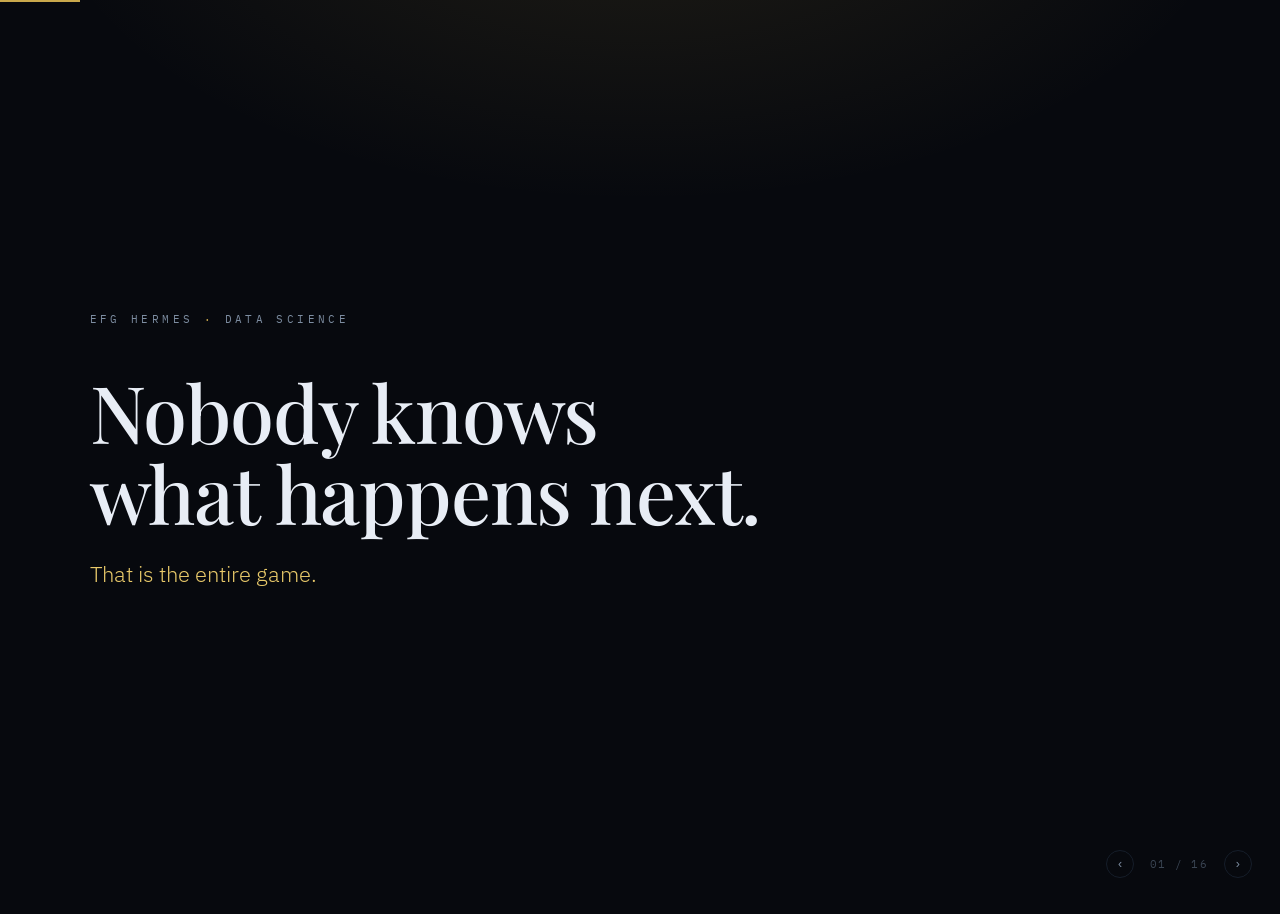
<file: slides/Nobody knows what happens next.html>
<!DOCTYPE html><html lang="en"><head><meta charset="utf-8">
<meta name="viewport" content="width=device-width,initial-scale=1"><title>The Market</title>
<link rel="preconnect" href="https://fonts.googleapis.com"><link rel="preconnect" href="https://fonts.gstatic.com" crossorigin>
<link href="https://fonts.googleapis.com/css2?family=Playfair+Display:wght@400;500;600&family=IBM+Plex+Mono:wght@400;500&family=IBM+Plex+Sans:wght@300;400;500&display=swap" rel="stylesheet">
<style>
.phone{border:1px solid var(--line);border-radius:26px;overflow:hidden;
box-shadow:0 30px 60px -20px rgba(0,0,0,.6);width:210px}
.phone img{width:100%;display:block}
.browser{border:1px solid var(--line);border-radius:8px;overflow:hidden;
box-shadow:0 30px 60px -20px rgba(0,0,0,.6)}
.browser .bar{background:#0D121B;padding:8px 12px;display:flex;gap:6px;align-items:center;border-bottom:1px solid var(--line)}
.browser .bar span{width:9px;height:9px;border-radius:50%;background:#2A3441}
.browser img{width:100%;display:block}
.previewrow{display:grid;grid-template-columns:.62fr 1.38fr;gap:3.4vw;flex:1;align-items:center}
.previewrow .cap{margin-top:2vh;font-size:.85rem;color:var(--dim);line-height:1.5;max-width:32ch}
.previewrow .lbl{font-family:'IBM Plex Mono',monospace;font-size:.6rem;letter-spacing:.22em;
text-transform:uppercase;color:var(--gold);margin-bottom:1vh;display:block}

:root{--bg:#07090E;--gold:#C9A84C;--gold-lt:#E8C96A;--teal:#2DD4BF;--rose:#E8836F;
--text:#E8EDF5;--dim:#7D8DA1;--faint:#3A4553;--line:#161E2A;--card:#0D121B}
*{margin:0;padding:0;box-sizing:border-box}
html,body{height:100%;overflow:hidden;background:var(--bg)}
body{font-family:'IBM Plex Sans',system-ui,sans-serif;color:var(--text);-webkit-font-smoothing:antialiased}
.deck{position:relative;width:100vw;height:100vh}
.slide{position:absolute;inset:0;padding:7vh 7vw;display:flex;flex-direction:column;
opacity:0;pointer-events:none;transform:translateY(14px);
transition:opacity .5s cubic-bezier(.22,.61,.36,1),transform .5s cubic-bezier(.22,.61,.36,1)}
.slide.on{opacity:1;pointer-events:auto;transform:none}
.glow{position:absolute;inset:0;pointer-events:none;z-index:0}
.g-gold{background:radial-gradient(ellipse 70% 55% at 50% -15%,rgba(201,168,76,.13),transparent 68%)}
.g-goldl{background:radial-gradient(ellipse 55% 65% at 8% 30%,rgba(201,168,76,.10),transparent 62%)}
.g-teal{background:radial-gradient(ellipse 55% 60% at 94% 42%,rgba(45,212,191,.10),transparent 60%)}
.g-teall{background:radial-gradient(ellipse 55% 60% at 6% 40%,rgba(45,212,191,.09),transparent 60%)}
.g-rose{background:radial-gradient(ellipse 52% 60% at 92% 62%,rgba(232,131,111,.10),transparent 62%)}
.slide>*:not(.glow){position:relative;z-index:1}
.kicker{font-family:'IBM Plex Mono',monospace;font-size:.66rem;letter-spacing:.32em;
text-transform:uppercase;color:var(--dim)}
.kicker .ac{color:var(--gold)} .kicker.t .ac{color:var(--teal)} .kicker.r .ac{color:var(--rose)}
h1{font-family:'Playfair Display',Georgia,serif;font-weight:500;line-height:1.02;
letter-spacing:-.015em;font-size:clamp(2.5rem,6.2vw,6rem)}
h2{font-family:'Playfair Display',Georgia,serif;font-weight:500;line-height:1.09;
letter-spacing:-.01em;font-size:clamp(1.8rem,3.7vw,3.3rem)}
h3{font-family:'Playfair Display',Georgia,serif;font-weight:500;line-height:1.15;
font-size:clamp(1.1rem,1.7vw,1.45rem)}
.lede{font-weight:300;color:var(--dim);font-size:clamp(.98rem,1.4vw,1.3rem);
line-height:1.68;max-width:48ch}
.mono{font-family:'IBM Plex Mono',monospace}
.stat{font-family:'Playfair Display',Georgia,serif;font-weight:600;line-height:.88;
letter-spacing:-.03em;font-size:clamp(4.5rem,13vw,12rem)}
.stat.gold{color:var(--gold)} .stat.rose{color:var(--rose)} .stat.teal{color:var(--teal)}
.chart{width:100%;height:auto;display:block}
.center{justify-content:center}
.split{display:grid;grid-template-columns:1fr 1fr;gap:6vw;align-items:center;flex:1}
.split.wide-l{grid-template-columns:1.2fr .8fr}
.split.wide-r{grid-template-columns:.85fr 1.15fr}
.head{margin-bottom:4vh}
.head h2{margin-top:2.2vh;max-width:22ch}
.foot{margin-top:auto;padding-top:3.5vh;font-size:clamp(.98rem,1.45vw,1.35rem);
font-weight:300;color:var(--dim)}
.foot b{font-weight:500;color:var(--text)}
.axis{display:flex;justify-content:space-between;margin-top:1.2vh;
font-family:'IBM Plex Mono',monospace;font-size:.6rem;letter-spacing:.16em;color:var(--faint)}
.row3{display:grid;grid-template-columns:repeat(3,1fr);gap:3vw}
.row3 .cap{margin-top:2.2vh;font-size:clamp(.86rem,1.1vw,1.02rem);line-height:1.55}
.row3 .tag{font-family:'IBM Plex Mono',monospace;font-size:.58rem;letter-spacing:.24em;
text-transform:uppercase;color:var(--faint);margin-top:1vh;display:block}
.quad{display:grid;grid-template-columns:1fr 1fr;gap:1.8vh 3vw;flex:1;align-content:center}
.quad .chart{max-height:25vh}
.qslide .foot{padding-top:1.8vh}
.quad .q{position:relative}
.quad .q .lbl{font-family:'IBM Plex Mono',monospace;font-size:.62rem;letter-spacing:.2em;
color:var(--faint);margin-bottom:.8vh;display:block}
.quad .q.hit{outline:1px solid var(--teal);outline-offset:14px;border-radius:2px}
.quad .q.hit .lbl{color:var(--teal)}
.steps{display:flex;flex-direction:column}
.steps .s{padding:2.4vh 0;border-top:1px solid var(--line);display:grid;
grid-template-columns:2.4rem 1fr;gap:1.3rem;align-items:baseline}
.steps .s:last-child{border-bottom:1px solid var(--line)}
.steps .n{font-family:'IBM Plex Mono',monospace;font-size:.7rem;color:var(--gold);letter-spacing:.1em}
.steps .t{font-size:clamp(.9rem,1.12vw,1.05rem);line-height:1.55}
.steps .t em{font-style:normal;color:var(--dim)}
.grid6{display:grid;grid-template-columns:repeat(3,1fr);gap:1.6vw 1.8vw;flex:1;align-content:center}
.grid6 .c{background:var(--card);border:1px solid var(--line);border-radius:3px;padding:2.6vh 1.6vw}
.grid6 .c h3{color:var(--text)}
.grid6 .c p{margin-top:1.2vh;font-size:.84rem;line-height:1.5;color:var(--dim);font-weight:300}
.absent{display:grid;grid-template-columns:repeat(2,1fr);gap:1.4vh 3vw;flex:1;align-content:center}
.absent .a{display:grid;grid-template-columns:1.6rem 1fr;gap:1rem;align-items:baseline;
padding:1.6vh 0;border-bottom:1px solid var(--line)}
.absent .x{font-family:'IBM Plex Mono',monospace;color:var(--faint);font-size:.9rem}
.absent .t{font-size:clamp(.92rem,1.15vw,1.08rem);color:var(--text)}
pre{font-family:'IBM Plex Mono',monospace;font-size:clamp(.82rem,1.15vw,1.05rem);
line-height:2.0;color:var(--text);background:var(--card);border:1px solid var(--line);
border-radius:3px;padding:3vh 2vw}
pre .k{color:var(--teal)} pre .f{color:var(--gold)} pre .c{color:var(--faint)}
.deal{display:grid;grid-template-columns:1fr auto 1fr auto 1fr;gap:1.6vw;align-items:center;flex:1}
.deal .d{text-align:center}
.deal .d .n{font-family:'IBM Plex Mono',monospace;font-size:clamp(.95rem,1.3vw,1.2rem);
letter-spacing:.22em;color:var(--gold);margin-bottom:2.2vh;display:block}
.deal .d h3{font-size:clamp(1.15rem,1.9vw,1.7rem)}
.deal .d p{margin-top:1.4vh;font-size:.86rem;color:var(--dim);font-weight:300;line-height:1.55}
.deal .arw{color:var(--faint);font-size:1.3rem}
.gives{display:flex;flex-direction:column;gap:0}
.gives .g{padding:2.6vh 0;border-top:1px solid var(--line);display:grid;
grid-template-columns:1.8rem 1fr;gap:1.2rem;align-items:baseline}
.gives .g:last-child{border-bottom:1px solid var(--line)}
.gives .dot{color:var(--gold);font-size:.6rem}
.gives .t{font-size:clamp(.94rem,1.2vw,1.12rem);line-height:1.5}
.gives .t em{font-style:normal;color:var(--dim);display:block;margin-top:.5vh;font-size:.88em}
.pillars{display:flex;gap:1.4vw;justify-content:center;margin-top:5vh}
.pillars .p{border:1px solid var(--line);border-radius:3px;padding:2.2vh 2.4vw;text-align:center}
.pillars .p .v{font-family:'Playfair Display',serif;font-size:clamp(1.4rem,2.4vw,2.1rem);color:var(--gold)}
.pillars .p .l{font-family:'IBM Plex Mono',monospace;font-size:.6rem;letter-spacing:.2em;
color:var(--faint);margin-top:1vh;text-transform:uppercase}
.nav{position:fixed;right:2.2vw;bottom:2.4vh;z-index:20;display:flex;align-items:center;gap:1rem;
font-family:'IBM Plex Mono',monospace;font-size:.66rem;color:var(--faint);letter-spacing:.12em}
.nav button{background:none;border:1px solid var(--line);color:var(--dim);width:28px;height:28px;
border-radius:50%;cursor:pointer;font-size:.78rem;transition:border-color .2s,color .2s}
.nav button:hover{border-color:var(--gold);color:var(--gold)}
.prog{position:fixed;left:0;top:0;height:2px;background:var(--gold);z-index:30;transition:width .4s ease}
.reveal{margin-top:1.6vh;background:none;border:1px solid var(--teal);color:var(--teal);
font-family:'IBM Plex Mono',monospace;font-size:.62rem;letter-spacing:.2em;text-transform:uppercase;
padding:.9vh 1.4vw;border-radius:2px;cursor:pointer;transition:background .2s}
.reveal:hover{background:rgba(45,212,191,.09)}
@media(max-width:900px){.split{grid-template-columns:1fr;gap:3vh}.row3{grid-template-columns:1fr}
.grid6{grid-template-columns:1fr 1fr}.deal{grid-template-columns:1fr}.deal .arw{display:none}}
</style></head><body>
<div class="prog" id="prog"></div><div class="deck"><section class="slide center"><div class="glow g-gold"></div>
<div class="kicker">EFG Hermes <span class="ac">·</span> Data Science</div>
<h1 style="margin-top:5vh">Nobody knows<br>what happens next.</h1>
<div style="margin-top:3vh;font-size:clamp(1.05rem,1.75vw,1.6rem);color:var(--gold-lt);font-weight:300">That is the entire game.</div></section>
<section class="slide center"><div class="glow g-teall"></div>
<div class="kicker t">The reframe <span class="ac">·</span> 02</div>
<h1 style="margin-top:4vh;font-size:clamp(2.1rem,4.8vw,4.6rem);max-width:20ch">The only dataset where the data fights back.</h1>
<p class="lede" style="margin-top:4vh;max-width:60ch">Every problem you have solved at university had a fixed dataset and an answer key. This one moves when you touch it. Solve it today and your solution starts decaying tomorrow, because everyone else is solving it too.</p></section>
<section class="slide"><div class="glow g-teal"></div>
<div class="head"><div class="kicker t">One screen <span class="ac">·</span> Three minds</div>
<h2>Put this in front of three people and you get three different problems.</h2></div>
<div class="row3">
<div><div><svg class="chart" viewBox="0 0 400 160" fill="none" xmlns="http://www.w3.org/2000/svg"><path d="M0.0,120.6 L3.4,115.8 L6.7,122.4 L10.1,122.0 L13.4,119.5 L16.8,121.7 L20.2,128.0 L23.5,125.1 L26.9,128.7 L30.3,125.5 L33.6,135.9 L37.0,150.0 L40.3,142.8 L43.7,144.3 L47.1,142.7 L50.4,138.6 L53.8,133.2 L57.1,133.6 L60.5,132.1 L63.9,134.7 L67.2,135.2 L70.6,137.0 L73.9,135.3 L77.3,134.4 L80.7,132.8 L84.0,129.2 L87.4,128.9 L90.8,129.5 L94.1,132.5 L97.5,132.3 L100.8,132.7 L104.2,131.7 L107.6,134.8 L110.9,136.4 L114.3,134.5 L117.6,134.3 L121.0,129.6 L124.4,131.9 L127.7,131.9 L131.1,128.9 L134.5,129.8 L137.8,122.6 L141.2,122.8 L144.5,124.0 L147.9,112.3 L151.3,113.1 L154.6,110.2 L158.0,107.8 L161.3,118.9 L164.7,124.8 L168.1,130.9 L171.4,130.6 L174.8,121.7 L178.2,120.2 L181.5,119.6 L184.9,126.7 L188.2,123.3 L191.6,117.2 L195.0,109.7 L198.3,101.6 L201.7,99.4 L205.0,98.3 L208.4,91.4 L211.8,99.2 L215.1,99.8 L218.5,98.1 L221.8,97.5 L225.2,91.0 L228.6,94.8 L231.9,91.1 L235.3,90.8 L238.7,91.0 L242.0,95.4 L245.4,92.1 L248.7,80.5 L252.1,74.5 L255.5,83.1 L258.8,85.8 L262.2,78.4 L265.5,70.6 L268.9,68.7 L272.3,75.1 L275.6,83.1 L279.0,99.0 L282.4,82.1 L285.7,69.3 L289.1,61.3 L292.4,72.1 L295.8,51.5 L299.2,46.6 L302.5,61.9 L305.9,58.9 L309.2,62.0 L312.6,62.1 L316.0,65.8 L319.3,66.6 L322.7,61.0 L326.1,36.8 L329.4,26.8 L332.8,27.1 L336.1,27.7 L339.5,15.0 L342.9,26.8 L346.2,43.6 L349.6,49.5 L352.9,39.2 L356.3,42.6 L359.7,33.9 L363.0,20.7 L366.4,29.5 L369.7,36.4 L373.1,42.9 L376.5,46.8 L379.8,18.8 L383.2,30.5 L386.6,40.4 L389.9,34.7 L393.3,27.8 L396.6,34.6 L400.0,37.7" stroke="#2DD4BF" stroke-width="1.4"/></svg></div><div class="cap">A time series with structure in it, and a lot of noise on top.</div><span class="tag">Signal, extraction</span></div>
<div><div><svg class="chart" viewBox="0 0 400 160" fill="none" xmlns="http://www.w3.org/2000/svg"><path d="M0.0,120.6 L3.4,115.8 L6.7,122.4 L10.1,122.0 L13.4,119.5 L16.8,121.7 L20.2,128.0 L23.5,125.1 L26.9,128.7 L30.3,125.5 L33.6,135.9 L37.0,150.0 L40.3,142.8 L43.7,144.3 L47.1,142.7 L50.4,138.6 L53.8,133.2 L57.1,133.6 L60.5,132.1 L63.9,134.7 L67.2,135.2 L70.6,137.0 L73.9,135.3 L77.3,134.4 L80.7,132.8 L84.0,129.2 L87.4,128.9 L90.8,129.5 L94.1,132.5 L97.5,132.3 L100.8,132.7 L104.2,131.7 L107.6,134.8 L110.9,136.4 L114.3,134.5 L117.6,134.3 L121.0,129.6 L124.4,131.9 L127.7,131.9 L131.1,128.9 L134.5,129.8 L137.8,122.6 L141.2,122.8 L144.5,124.0 L147.9,112.3 L151.3,113.1 L154.6,110.2 L158.0,107.8 L161.3,118.9 L164.7,124.8 L168.1,130.9 L171.4,130.6 L174.8,121.7 L178.2,120.2 L181.5,119.6 L184.9,126.7 L188.2,123.3 L191.6,117.2 L195.0,109.7 L198.3,101.6 L201.7,99.4 L205.0,98.3 L208.4,91.4 L211.8,99.2 L215.1,99.8 L218.5,98.1 L221.8,97.5 L225.2,91.0 L228.6,94.8 L231.9,91.1 L235.3,90.8 L238.7,91.0 L242.0,95.4 L245.4,92.1 L248.7,80.5 L252.1,74.5 L255.5,83.1 L258.8,85.8 L262.2,78.4 L265.5,70.6 L268.9,68.7 L272.3,75.1 L275.6,83.1 L279.0,99.0 L282.4,82.1 L285.7,69.3 L289.1,61.3 L292.4,72.1 L295.8,51.5 L299.2,46.6 L302.5,61.9 L305.9,58.9 L309.2,62.0 L312.6,62.1 L316.0,65.8 L319.3,66.6 L322.7,61.0 L326.1,36.8 L329.4,26.8 L332.8,27.1 L336.1,27.7 L339.5,15.0 L342.9,26.8 L346.2,43.6 L349.6,49.5 L352.9,39.2 L356.3,42.6 L359.7,33.9 L363.0,20.7 L366.4,29.5 L369.7,36.4 L373.1,42.9 L376.5,46.8 L379.8,18.8 L383.2,30.5 L386.6,40.4 L389.9,34.7 L393.3,27.8 L396.6,34.6 L400.0,37.7" stroke="#C9A84C" stroke-width="1.4"/></svg></div><div class="cap">A business that got bigger slowly, while people argued about it daily.</div><span class="tag">Value, patience</span></div>
<div><div><svg class="chart" viewBox="0 0 400 160" fill="none" xmlns="http://www.w3.org/2000/svg"><path d="M0.0,120.6 L3.4,115.8 L6.7,122.4 L10.1,122.0 L13.4,119.5 L16.8,121.7 L20.2,128.0 L23.5,125.1 L26.9,128.7 L30.3,125.5 L33.6,135.9 L37.0,150.0 L40.3,142.8 L43.7,144.3 L47.1,142.7 L50.4,138.6 L53.8,133.2 L57.1,133.6 L60.5,132.1 L63.9,134.7 L67.2,135.2 L70.6,137.0 L73.9,135.3 L77.3,134.4 L80.7,132.8 L84.0,129.2 L87.4,128.9 L90.8,129.5 L94.1,132.5 L97.5,132.3 L100.8,132.7 L104.2,131.7 L107.6,134.8 L110.9,136.4 L114.3,134.5 L117.6,134.3 L121.0,129.6 L124.4,131.9 L127.7,131.9 L131.1,128.9 L134.5,129.8 L137.8,122.6 L141.2,122.8 L144.5,124.0 L147.9,112.3 L151.3,113.1 L154.6,110.2 L158.0,107.8 L161.3,118.9 L164.7,124.8 L168.1,130.9 L171.4,130.6 L174.8,121.7 L178.2,120.2 L181.5,119.6 L184.9,126.7 L188.2,123.3 L191.6,117.2 L195.0,109.7 L198.3,101.6 L201.7,99.4 L205.0,98.3 L208.4,91.4 L211.8,99.2 L215.1,99.8 L218.5,98.1 L221.8,97.5 L225.2,91.0 L228.6,94.8 L231.9,91.1 L235.3,90.8 L238.7,91.0 L242.0,95.4 L245.4,92.1 L248.7,80.5 L252.1,74.5 L255.5,83.1 L258.8,85.8 L262.2,78.4 L265.5,70.6 L268.9,68.7 L272.3,75.1 L275.6,83.1 L279.0,99.0 L282.4,82.1 L285.7,69.3 L289.1,61.3 L292.4,72.1 L295.8,51.5 L299.2,46.6 L302.5,61.9 L305.9,58.9 L309.2,62.0 L312.6,62.1 L316.0,65.8 L319.3,66.6 L322.7,61.0 L326.1,36.8 L329.4,26.8 L332.8,27.1 L336.1,27.7 L339.5,15.0 L342.9,26.8 L346.2,43.6 L349.6,49.5 L352.9,39.2 L356.3,42.6 L359.7,33.9 L363.0,20.7 L366.4,29.5 L369.7,36.4 L373.1,42.9 L376.5,46.8 L379.8,18.8 L383.2,30.5 L386.6,40.4 L389.9,34.7 L393.3,27.8 L396.6,34.6 L400.0,37.7" stroke="#E8836F" stroke-width="1.4"/></svg></div><div class="cap">Ten thousand people changing their minds, and occasionally panicking.</div><span class="tag">Crowd, behaviour</span></div>
</div><div class="foot">Same data. <b>Three completely different problems to solve.</b></div></section>
<section class="slide center"><div class="glow g-goldl"></div>
<div class="split wide-l"><div><div class="kicker">Start here</div>
<h2 style="margin:2.6vh 0 3.4vh">A share is a claim on everything a business earns from now on.</h2>
<p class="lede">Not a lottery ticket. Not a number on a screen. A legal slice of a real company's future.</p></div>
<div class="steps">
<div class="s"><span class="n">01</span><span class="t">A company needs capital to grow. <em>It sells fractions of itself instead of only borrowing.</em></span></div>
<div class="s"><span class="n">02</span><span class="t">You buy one of those fractions. <em>You own a piece of what it becomes.</em></span></div>
<div class="s"><span class="n">03</span><span class="t">Millions of people argue about what it is worth. <em>That argument is the price.</em></span></div>
</div></div></section>

<section class="slide"><div class="glow g-rose"></div>
<div class="head"><div class="kicker r">Act II <span class="ac">·</span> It is alive</div>
<h2 style="max-width:24ch">At every single price, total disagreement.</h2></div>
<div class="split wide-r" style="align-items:center">
<div><p class="lede">For you to buy, someone equally convinced has to sell. Every trade is two people who each believe the other is making a mistake.</p>
<p class="lede" style="margin-top:2.6vh">And they are not calm about it. The market does not respond to facts. It responds to how people feel about facts.</p></div>
<div><svg class="chart" viewBox="0 0 400 160" fill="none" xmlns="http://www.w3.org/2000/svg"><path d="M0.0,16.2 L2.9,15.0 L5.8,15.5 L8.6,17.9 L11.5,18.9 L14.4,21.6 L17.3,21.1 L20.1,16.9 L23.0,18.1 L25.9,19.6 L28.8,17.9 L31.7,16.5 L34.5,15.9 L37.4,18.4 L40.3,18.2 L43.2,15.8 L46.0,19.5 L48.9,20.6 L51.8,25.9 L54.7,29.3 L57.6,34.2 L60.4,34.6 L63.3,37.8 L66.2,36.8 L69.1,36.1 L71.9,36.3 L74.8,43.0 L77.7,44.1 L80.6,44.0 L83.5,43.4 L86.3,47.2 L89.2,48.2 L92.1,50.5 L95.0,52.3 L97.8,49.4 L100.7,51.2 L103.6,51.0 L106.5,48.5 L109.4,49.8 L112.2,49.8 L115.1,49.2 L118.0,48.8 L120.9,51.7 L123.7,51.3 L126.6,47.5 L129.5,61.1 L132.4,67.9 L135.3,76.3 L138.1,86.0 L141.0,89.6 L143.9,95.6 L146.8,105.5 L149.6,112.3 L152.5,118.0 L155.4,124.7 L158.3,129.7 L161.2,135.8 L164.0,140.4 L166.9,143.7 L169.8,150.0 L172.7,147.3 L175.5,145.4 L178.4,142.7 L181.3,141.9 L184.2,140.1 L187.1,137.8 L189.9,133.7 L192.8,129.1 L195.7,128.4 L198.6,126.8 L201.4,122.8 L204.3,123.2 L207.2,120.9 L210.1,118.1 L212.9,112.7 L215.8,108.2 L218.7,105.5 L221.6,102.9 L224.5,99.9 L227.3,93.4 L230.2,90.6 L233.1,87.6 L236.0,83.1 L238.8,79.5 L241.7,76.0 L244.6,74.5 L247.5,70.5 L250.4,67.4 L253.2,60.4 L256.1,54.5 L259.0,50.1 L261.9,43.8 L264.7,40.0 L267.6,32.4 L270.5,27.5 L273.4,25.5 L276.3,29.0 L279.1,27.7 L282.0,32.2 L284.9,37.6 L287.8,38.2 L290.6,40.4 L293.5,39.7 L296.4,33.3 L299.3,35.3 L302.2,36.8 L305.0,36.0 L307.9,34.3 L310.8,34.5 L313.7,34.8 L316.5,32.6 L319.4,30.9 L322.3,33.5 L325.2,33.5 L328.1,33.1 L330.9,35.7 L333.8,34.7 L336.7,36.8 L339.6,33.9 L342.4,33.1 L345.3,32.6 L348.2,33.9 L351.1,34.0 L354.0,39.2 L356.8,42.0 L359.7,40.8 L362.6,46.3 L365.5,43.8 L368.3,48.1 L371.2,45.9 L374.1,47.9 L377.0,45.6 L379.9,45.0 L382.7,48.8 L385.6,45.3 L388.5,41.2 L391.4,41.1 L394.2,41.6 L397.1,41.7 L400.0,44.1" stroke="#E8836F" stroke-width="1.8"/></svg><div class="axis"><span>CALM</span><span>PANIC</span><span>RECOVERY</span><span>CONFIDENCE</span></div></div></div>
<div class="foot">Those feelings arrive in waves. <b>They are the most reliable pattern in the whole system.</b></div></section>
<section class="slide qslide"><div class="glow g-teal"></div>
<div class="head" style="margin-bottom:2.5vh"><div class="kicker t">The test nobody passes</div><h2>Your eyes can't tell the difference.</h2></div>
<div class="quad">
<div class="q" id="q1"><svg class="chart" viewBox="0 0 300 120" fill="none" xmlns="http://www.w3.org/2000/svg"><path d="M0.0,72.6 L3.4,58.7 L6.7,45.8 L10.1,50.5 L13.5,53.1 L16.9,57.9 L20.2,51.7 L23.6,51.7 L27.0,43.6 L30.3,62.2 L33.7,45.9 L37.1,46.4 L40.4,38.9 L43.8,39.8 L47.2,43.2 L50.6,37.9 L53.9,28.8 L57.3,30.4 L60.7,31.5 L64.0,23.7 L67.4,32.5 L70.8,47.9 L74.2,43.3 L77.5,49.7 L80.9,68.9 L84.3,76.5 L87.6,80.6 L91.0,91.8 L94.4,105.6 L97.8,104.8 L101.1,95.9 L104.5,97.6 L107.9,104.2 L111.2,100.1 L114.6,92.9 L118.0,95.3 L121.3,89.6 L124.7,79.1 L128.1,80.7 L131.5,88.1 L134.8,84.3 L138.2,81.4 L141.6,70.2 L144.9,82.4 L148.3,88.4 L151.7,96.0 L155.1,112.0 L158.4,110.4 L161.8,105.0 L165.2,111.5 L168.5,98.2 L171.9,89.9 L175.3,83.4 L178.7,79.0 L182.0,69.2 L185.4,81.9 L188.8,75.4 L192.1,69.0 L195.5,86.1 L198.9,82.3 L202.2,84.2 L205.6,76.1 L209.0,80.0 L212.4,79.7 L215.7,75.8 L219.1,83.9 L222.5,77.6 L225.8,78.2 L229.2,72.9 L232.6,77.5 L236.0,66.4 L239.3,59.8 L242.7,61.1 L246.1,54.3 L249.4,40.9 L252.8,21.8 L256.2,38.1 L259.6,28.4 L262.9,22.9 L266.3,23.4 L269.7,33.6 L273.0,19.9 L276.4,32.9 L279.8,26.4 L283.1,12.0 L286.5,28.8 L289.9,31.5 L293.3,44.8 L296.6,41.7 L300.0,25.5" stroke="#7D8DA1" stroke-width="1.3"/></svg></div>
<div class="q" id="q2"><svg class="chart" viewBox="0 0 300 120" fill="none" xmlns="http://www.w3.org/2000/svg"><path d="M0.0,29.5 L3.4,27.3 L6.7,27.4 L10.1,46.4 L13.5,42.5 L16.9,59.3 L20.2,51.8 L23.6,46.6 L27.0,39.5 L30.3,32.3 L33.7,29.4 L37.1,33.5 L40.4,35.6 L43.8,22.8 L47.2,27.2 L50.6,28.7 L53.9,34.4 L57.3,38.2 L60.7,40.3 L64.0,37.8 L67.4,39.8 L70.8,42.3 L74.2,46.9 L77.5,45.8 L80.9,56.2 L84.3,55.4 L87.6,44.7 L91.0,50.5 L94.4,50.4 L97.8,27.5 L101.1,35.4 L104.5,48.3 L107.9,51.4 L111.2,36.5 L114.6,19.4 L118.0,29.3 L121.3,24.1 L124.7,23.7 L128.1,28.2 L131.5,44.0 L134.8,35.3 L138.2,42.0 L141.6,39.2 L144.9,38.1 L148.3,22.4 L151.7,12.0 L155.1,21.5 L158.4,23.3 L161.8,14.2 L165.2,25.2 L168.5,28.0 L171.9,25.7 L175.3,38.9 L178.7,48.6 L182.0,61.8 L185.4,59.2 L188.8,63.2 L192.1,55.6 L195.5,54.3 L198.9,49.4 L202.2,49.6 L205.6,43.2 L209.0,43.6 L212.4,51.2 L215.7,41.4 L219.1,33.0 L222.5,13.8 L225.8,14.6 L229.2,19.1 L232.6,31.0 L236.0,62.7 L239.3,72.5 L242.7,68.4 L246.1,74.8 L249.4,94.2 L252.8,89.4 L256.2,93.4 L259.6,95.6 L262.9,98.4 L266.3,99.0 L269.7,95.2 L273.0,107.5 L276.4,108.8 L279.8,112.0 L283.1,103.7 L286.5,110.7 L289.9,98.8 L293.3,94.1 L296.6,81.9 L300.0,86.8" stroke="#7D8DA1" stroke-width="1.3"/></svg></div>
<div class="q"><svg class="chart" viewBox="0 0 300 120" fill="none" xmlns="http://www.w3.org/2000/svg"><path d="M0.0,103.1 L3.4,102.5 L6.7,104.0 L10.1,103.8 L13.5,105.3 L16.9,106.2 L20.2,106.8 L23.6,107.8 L27.0,111.5 L30.3,108.7 L33.7,109.4 L37.1,110.7 L40.4,110.9 L43.8,110.6 L47.2,110.7 L50.6,110.6 L53.9,110.6 L57.3,108.4 L60.7,108.8 L64.0,107.1 L67.4,107.7 L70.8,108.6 L74.2,108.8 L77.5,109.2 L80.9,109.8 L84.3,109.7 L87.6,109.1 L91.0,109.3 L94.4,109.6 L97.8,109.1 L101.1,109.1 L104.5,108.3 L107.9,108.2 L111.2,109.0 L114.6,110.3 L118.0,109.5 L121.3,110.2 L124.7,110.5 L128.1,112.0 L131.5,110.6 L134.8,110.6 L138.2,110.3 L141.6,109.8 L144.9,109.0 L148.3,105.3 L151.7,103.7 L155.1,104.1 L158.4,104.5 L161.8,101.2 L165.2,99.8 L168.5,98.9 L171.9,98.1 L175.3,97.2 L178.7,94.0 L182.0,92.9 L185.4,87.2 L188.8,87.1 L192.1,87.3 L195.5,83.7 L198.9,83.0 L202.2,69.9 L205.6,82.2 L209.0,80.6 L212.4,66.6 L215.7,66.7 L219.1,43.9 L222.5,53.5 L225.8,12.0 L229.2,21.6 L232.6,20.0 L236.0,27.6 L239.3,25.2 L242.7,28.2 L246.1,25.4 L249.4,31.6 L252.8,32.8 L256.2,33.9 L259.6,33.7 L262.9,32.1 L266.3,36.2 L269.7,36.0 L273.0,36.0 L276.4,34.5 L279.8,35.1 L283.1,26.4 L286.5,26.8 L289.9,32.5 L293.3,29.8 L296.6,19.9 L300.0,25.8" stroke="#7D8DA1" stroke-width="1.3"/></svg></div>
<div class="q" id="q4"><svg class="chart" viewBox="0 0 300 120" fill="none" xmlns="http://www.w3.org/2000/svg"><path d="M0.0,85.1 L3.4,82.6 L6.7,82.2 L10.1,77.8 L13.5,88.1 L16.9,79.0 L20.2,77.8 L23.6,86.9 L27.0,97.2 L30.3,106.9 L33.7,112.0 L37.1,102.7 L40.4,95.5 L43.8,99.3 L47.2,103.2 L50.6,88.0 L53.9,80.5 L57.3,86.5 L60.7,87.3 L64.0,90.3 L67.4,88.7 L70.8,81.4 L74.2,83.2 L77.5,79.9 L80.9,74.9 L84.3,68.2 L87.6,72.9 L91.0,74.3 L94.4,57.9 L97.8,59.1 L101.1,58.4 L104.5,54.3 L107.9,58.7 L111.2,61.6 L114.6,47.2 L118.0,35.7 L121.3,44.9 L124.7,43.9 L128.1,54.6 L131.5,67.1 L134.8,66.6 L138.2,53.7 L141.6,53.9 L144.9,41.1 L148.3,49.8 L151.7,48.2 L155.1,47.1 L158.4,45.9 L161.8,37.0 L165.2,31.6 L168.5,36.0 L171.9,47.3 L175.3,51.6 L178.7,51.4 L182.0,55.6 L185.4,68.0 L188.8,82.1 L192.1,75.2 L195.5,72.7 L198.9,77.1 L202.2,73.1 L205.6,68.7 L209.0,70.0 L212.4,73.1 L215.7,63.4 L219.1,55.9 L222.5,43.4 L225.8,34.3 L229.2,31.6 L232.6,35.1 L236.0,37.7 L239.3,42.4 L242.7,41.4 L246.1,39.2 L249.4,28.6 L252.8,16.3 L256.2,16.0 L259.6,12.0 L262.9,22.3 L266.3,27.9 L269.7,37.0 L273.0,35.5 L276.4,39.8 L279.8,46.0 L283.1,45.9 L286.5,61.5 L289.9,61.9 L293.3,57.7 L296.6,47.0 L300.0,56.6" stroke="#7D8DA1" stroke-width="1.3"/></svg></div>
</div>
<div class="foot">Three of these are coin flips. <b>Randomness looks exactly like skill. Your eyes cannot tell. Statistics can.</b></div></section>
<section class="slide"><div class="glow g-gold"></div>
<div class="head"><div class="kicker">The centre of everything</div>
<h2 style="font-size:clamp(2.3rem,5vw,4.6rem);margin-top:2.4vh">The market is alive.</h2></div>
<div class="split wide-r" style="align-items:center">
<div><p class="lede">Find an edge. Trade it. Others notice. It gets crowded. It stops working.</p>
<p class="lede" style="margin-top:2.6vh">This is not a metaphor. Profitable patterns are consumed by the people who find them. It reorganises itself around whatever you discover.</p></div>
<div><svg class="chart" viewBox="0 0 400 160" fill="none" xmlns="http://www.w3.org/2000/svg"><path d="M0.0,15.0 L4.5,18.0 L9.0,21.0 L13.5,24.3 L18.0,27.7 L22.5,31.5 L27.0,35.5 L31.5,39.8 L36.0,44.4 L40.4,49.1 L44.9,53.8 L49.4,58.6 L53.9,63.4 L58.4,67.9 L62.9,72.3 L67.4,76.3 L71.9,80.0 L76.4,83.4 L80.9,86.3 L85.4,88.9 L89.9,91.2 L94.4,93.1 L98.9,94.8 L103.4,96.3 L107.9,97.6 L112.4,98.8 L116.9,100.0 L121.3,101.2 L125.8,102.5 L130.3,103.8 L134.8,105.3 L139.3,106.8 L143.8,108.5 L148.3,110.3 L152.8,112.2 L157.3,114.1 L161.8,116.0 L166.3,117.9 L170.8,119.8 L175.3,121.6 L179.8,123.2 L184.3,124.8 L188.8,126.2 L193.3,127.4 L197.8,128.5 L202.2,129.5 L206.7,130.3 L211.2,131.0 L215.7,131.6 L220.2,132.2 L224.7,132.7 L229.2,133.2 L233.7,133.7 L238.2,134.2 L242.7,134.7 L247.2,135.3 L251.7,135.9 L256.2,136.5 L260.7,137.2 L265.2,138.0 L269.7,138.7 L274.2,139.5 L278.7,140.2 L283.1,141.0 L287.6,141.7 L292.1,142.4 L296.6,143.1 L301.1,143.7 L305.6,144.2 L310.1,144.6 L314.6,145.1 L319.1,145.4 L323.6,145.7 L328.1,146.0 L332.6,146.2 L337.1,146.4 L341.6,146.6 L346.1,146.8 L350.6,147.0 L355.1,147.2 L359.6,147.4 L364.0,147.7 L368.5,147.9 L373.0,148.2 L377.5,148.5 L382.0,148.8 L386.5,149.1 L391.0,149.4 L395.5,149.7 L400.0,150.0" stroke="#C9A84C" stroke-width="2"/></svg><div class="axis"><span>DISCOVERED</span><span>CROWDED</span><span>GONE</span></div></div></div>
<div class="foot"><b style="color:var(--gold-lt)">Only living things adapt. This one does.</b></div></section>
<section class="slide"><div class="glow g-teal"></div>
<div class="head"><div class="kicker t">Which is why</div><h2>No formula stays winning.</h2></div>
<div class="split wide-r" style="align-items:center">
<p class="lede">A fixed rule decays by definition. Anything that keeps working has to keep learning &mdash; which makes this, finally, a machine learning problem.</p>
<div><svg class="chart" viewBox="0 0 400 160" fill="none" xmlns="http://www.w3.org/2000/svg">
<path d="M0.0,15.0 L4.5,19.2 L9.0,23.3 L13.5,27.2 L18.0,31.1 L22.5,34.8 L27.0,38.4 L31.5,42.0 L36.0,45.4 L40.4,48.7 L44.9,51.9 L49.4,55.1 L53.9,58.1 L58.4,61.1 L62.9,64.0 L67.4,66.7 L71.9,69.5 L76.4,72.1 L80.9,74.6 L85.4,77.1 L89.9,79.5 L94.4,81.9 L98.9,84.1 L103.4,86.4 L107.9,88.5 L112.4,90.6 L116.9,92.6 L121.3,94.6 L125.8,96.5 L130.3,98.3 L134.8,100.1 L139.3,101.9 L143.8,103.6 L148.3,105.2 L152.8,106.8 L157.3,108.4 L161.8,109.9 L166.3,111.4 L170.8,112.8 L175.3,114.2 L179.8,115.5 L184.3,116.8 L188.8,118.1 L193.3,119.3 L197.8,120.5 L202.2,121.7 L206.7,122.8 L211.2,123.9 L215.7,125.0 L220.2,126.0 L224.7,127.0 L229.2,128.0 L233.7,128.9 L238.2,129.8 L242.7,130.7 L247.2,131.6 L251.7,132.4 L256.2,133.2 L260.7,134.0 L265.2,134.8 L269.7,135.6 L274.2,136.3 L278.7,137.0 L283.1,137.7 L287.6,138.3 L292.1,139.0 L296.6,139.6 L301.1,140.2 L305.6,140.8 L310.1,141.4 L314.6,142.0 L319.1,142.5 L323.6,143.0 L328.1,143.5 L332.6,144.0 L337.1,144.5 L341.6,145.0 L346.1,145.5 L350.6,145.9 L355.1,146.3 L359.6,146.7 L364.0,147.1 L368.5,147.5 L373.0,147.9 L377.5,148.3 L382.0,148.7 L386.5,149.0 L391.0,149.3 L395.5,149.7 L400.0,150.0" stroke="#3A4553" stroke-width="1.8" stroke-dasharray="4 5"/>
<path d="M0.0,15.0 L4.5,22.5 L9.0,29.9 L13.5,37.0 L18.0,43.9 L22.5,50.6 L27.0,57.1 L31.5,63.4 L36.0,69.6 L40.4,75.5 L44.9,81.3 L49.4,87.0 L53.9,92.4 L58.4,97.7 L62.9,102.9 L67.4,107.9 L71.9,112.8 L76.4,117.5 L80.9,122.1 L85.4,126.5 L89.9,130.9 L94.4,135.1 L98.9,139.2 L103.4,143.1 L107.9,147.0 L112.4,150.0 L116.9,145.0 L121.3,140.3 L125.8,135.9 L130.3,131.7 L134.8,127.8 L139.3,124.0 L143.8,120.5 L148.3,117.2 L152.8,114.1 L157.3,111.1 L161.8,108.3 L166.3,105.7 L170.8,103.3 L175.3,101.0 L179.8,98.8 L184.3,96.8 L188.8,94.8 L193.3,93.0 L197.8,91.4 L202.2,89.8 L206.7,88.3 L211.2,86.9 L215.7,85.6 L220.2,84.4 L224.7,83.3 L229.2,82.3 L233.7,81.3 L238.2,80.4 L242.7,79.5 L247.2,78.8 L251.7,78.0 L256.2,77.4 L260.7,76.8 L265.2,76.2 L269.7,75.7 L274.2,75.2 L278.7,74.8 L283.1,74.4 L287.6,74.0 L292.1,73.7 L296.6,73.4 L301.1,73.1 L305.6,72.9 L310.1,72.7 L314.6,72.5 L319.1,72.3 L323.6,72.2 L328.1,72.1 L332.6,72.0 L337.1,71.9 L341.6,71.8 L346.1,71.8 L350.6,71.7 L355.1,71.7 L359.6,71.7 L364.0,71.7 L368.5,71.7 L373.0,71.7 L377.5,71.8 L382.0,71.8 L386.5,71.8 L391.0,71.9 L395.5,72.0 L400.0,72.0" stroke="#2DD4BF" stroke-width="2.2"/></svg>
<div class="axis"><span style="color:var(--faint)">— FIXED RULE</span><span style="color:var(--teal)">— KEEPS LEARNING</span></div></div></div></section><section class="slide center"><div class="glow g-gold"></div>
<div class="split"><div><div class="kicker">The game you would be joining</div>
<h2 style="margin-top:2.6vh">Most of the market is not human anymore.</h2>
<p class="lede" style="margin-top:3.4vh">Software decides what to buy, when, and how fast. The people who write that software are not economists. They are engineers.</p></div>
<div><div class="kicker" style="margin-bottom:2vh">Executed by algorithms</div>
<div class="stat gold">60&ndash;75<span style="font-size:.42em">%</span></div>
<p class="lede" style="margin-top:4.5vh;font-size:1rem">of trading volume in major global equity markets.<br><span style="color:var(--gold-lt)">Egypt is not there yet. That is a starting line, not a gap.</span></p></div></div></section>
<section class="slide center"><div class="glow g-teall"></div>
<div class="split"><div><div class="kicker t">Act III <span class="ac">·</span> Your problem now</div>
<h2 style="margin-top:2.6vh">An algorithm is just a rule you can write down.</h2>
<p class="lede" style="margin-top:3.4vh">That is it. That is algorithmic trading. Everything after this is refinement, testing, and risk.</p></div>
<pre><span class="c"># when the short average crosses above the long one</span>
fast = <span class="f">average</span>(price, 10)
slow = <span class="f">average</span>(price, 30)

<span class="k">if</span> fast > slow:
    <span class="f">buy</span>()
<span class="k">else</span>:
    <span class="f">sell</span>()</pre></div></section>
<section class="slide"><div class="glow g-gold"></div>
<div class="head"><div class="kicker">The superpower</div><h2>Test a decade in ten seconds.</h2></div>
<div class="split wide-r" style="align-items:center">
<p class="lede">You can be wrong a thousand times before risking a single pound. Almost no other field lets you rehearse against reality this cheaply.</p>
<div><svg class="chart" viewBox="0 0 400 160" fill="none" xmlns="http://www.w3.org/2000/svg"><path d="M0.0,125.0 L2.7,136.5 L5.4,133.9 L8.1,135.9 L10.7,137.3 L13.4,137.6 L16.1,146.3 L18.8,146.7 L21.5,150.0 L24.2,134.4 L26.8,132.6 L29.5,133.6 L32.2,134.2 L34.9,136.7 L37.6,140.9 L40.3,142.0 L43.0,139.2 L45.6,139.6 L48.3,134.5 L51.0,134.7 L53.7,134.0 L56.4,126.0 L59.1,122.7 L61.7,124.5 L64.4,124.6 L67.1,121.4 L69.8,111.3 L72.5,111.9 L75.2,112.4 L77.9,106.8 L80.5,110.5 L83.2,111.2 L85.9,106.1 L88.6,102.5 L91.3,101.3 L94.0,97.2 L96.6,110.8 L99.3,105.1 L102.0,109.1 L104.7,116.7 L107.4,114.6 L110.1,110.5 L112.8,112.0 L115.4,116.6 L118.1,115.7 L120.8,115.3 L123.5,107.7 L126.2,103.2 L128.9,101.5 L131.5,95.2 L134.2,95.5 L136.9,99.5 L139.6,95.8 L142.3,92.1 L145.0,92.4 L147.7,95.7 L150.3,93.8 L153.0,105.8 L155.7,101.7 L158.4,98.5 L161.1,106.0 L163.8,105.0 L166.4,109.1 L169.1,104.6 L171.8,114.1 L174.5,117.9 L177.2,113.7 L179.9,107.3 L182.6,117.3 L185.2,119.0 L187.9,116.8 L190.6,119.0 L193.3,110.6 L196.0,115.8 L198.7,113.3 L201.3,117.8 L204.0,110.2 L206.7,109.6 L209.4,110.7 L212.1,118.5 L214.8,109.6 L217.4,105.2 L220.1,100.7 L222.8,94.2 L225.5,91.7 L228.2,94.2 L230.9,97.6 L233.6,100.9 L236.2,93.2 L238.9,100.0 L241.6,102.3 L244.3,103.1 L247.0,101.3 L249.7,97.7 L252.3,103.3 L255.0,111.2 L257.7,110.5 L260.4,103.8 L263.1,99.3 L265.8,97.4 L268.5,98.3 L271.1,96.1 L273.8,96.6 L276.5,91.7 L279.2,95.0 L281.9,93.6 L284.6,93.4 L287.2,89.9 L289.9,88.0 L292.6,74.0 L295.3,65.2 L298.0,56.3 L300.7,66.7 L303.4,67.8 L306.0,70.3 L308.7,66.7 L311.4,78.2 L314.1,71.2 L316.8,64.7 L319.5,71.0 L322.1,75.5 L324.8,79.0 L327.5,78.0 L330.2,73.8 L332.9,62.1 L335.6,62.4 L338.3,57.4 L340.9,55.7 L343.6,45.2 L346.3,40.1 L349.0,31.5 L351.7,36.9 L354.4,37.2 L357.0,41.0 L359.7,31.6 L362.4,26.9 L365.1,27.9 L367.8,29.7 L370.5,26.0 L373.2,29.2 L375.8,33.8 L378.5,30.2 L381.2,15.0 L383.9,15.6 L386.6,18.1 L389.3,24.2 L391.9,31.2 L394.6,27.3 L397.3,21.4 L400.0,20.5" stroke="#C9A84C" stroke-width="1.8"/></svg><div class="axis"><span>2015</span><span>2019</span><span>2022</span><span>TODAY</span></div></div></div></section>
<section class="slide"><div class="glow g-rose"></div>
<div class="head"><div class="kicker r">The trap</div><h2>Everything works on the past.</h2></div>
<div class="split wide-r" style="align-items:center">
<p class="lede">Anyone can find a rule that fit yesterday perfectly. The actual problem &mdash; the whole problem &mdash; is finding one that survives tomorrow.</p>
<div><svg class="chart" viewBox="0 0 400 160" fill="none" xmlns="http://www.w3.org/2000/svg">
<line x1="238.9" y1="8" x2="238.9" y2="155" stroke="#3A4553" stroke-width="1" stroke-dasharray="3 4"/>
<path d="M0.0,150.0 L2.7,149.6 L5.4,148.6 L8.1,146.8 L10.7,144.0 L13.4,142.5 L16.1,141.9 L18.8,141.6 L21.5,139.3 L24.2,135.8 L26.8,134.1 L29.5,133.8 L32.2,133.7 L34.9,130.2 L37.6,128.6 L40.3,127.5 L43.0,126.3 L45.6,126.1 L48.3,125.5 L51.0,124.8 L53.7,124.4 L56.4,122.3 L59.1,121.0 L61.7,120.4 L64.4,118.4 L67.1,115.8 L69.8,114.9 L72.5,113.8 L75.2,113.8 L77.9,112.6 L80.5,112.2 L83.2,110.7 L85.9,109.3 L88.6,108.3 L91.3,108.2 L94.0,107.4 L96.6,107.2 L99.3,106.7 L102.0,104.9 L104.7,104.7 L107.4,101.5 L110.1,99.0 L112.8,97.5 L115.4,95.6 L118.1,95.4 L120.8,93.9 L123.5,92.3 L126.2,90.8 L128.9,89.6 L131.5,88.5 L134.2,85.5 L136.9,85.2 L139.6,82.5 L142.3,82.3 L145.0,81.3 L147.7,81.0 L150.3,77.2 L153.0,74.7 L155.7,69.3 L158.4,66.6 L161.1,63.6 L163.8,60.6 L166.4,60.0 L169.1,58.4 L171.8,54.5 L174.5,53.5 L177.2,51.5 L179.9,49.9 L182.6,47.2 L185.2,46.1 L187.9,44.6 L190.6,42.5 L193.3,40.6 L196.0,40.4 L198.7,37.1 L201.3,36.6 L204.0,36.2 L206.7,35.7 L209.4,32.3 L212.1,31.2 L214.8,31.1 L217.4,30.9 L220.1,28.4 L222.8,28.3 L225.5,27.8 L228.2,24.9 L230.9,24.5 L233.6,23.3 L236.2,21.5 L238.9,20.5" stroke="#C9A84C" stroke-width="2"/>
<path d="M238.9,20.5 L241.6,21.9 L244.3,15.0 L247.0,19.1 L249.7,27.5 L252.3,39.1 L255.0,41.2 L257.7,44.2 L260.4,43.6 L263.1,47.2 L265.8,50.7 L268.5,55.6 L271.1,59.4 L273.8,59.4 L276.5,62.4 L279.2,62.7 L281.9,53.5 L284.6,51.8 L287.2,61.4 L289.9,53.0 L292.6,52.0 L295.3,58.1 L298.0,54.1 L300.7,54.9 L303.4,59.2 L306.0,63.5 L308.7,69.7 L311.4,70.3 L314.1,65.6 L316.8,68.2 L319.5,66.9 L322.1,57.9 L324.8,65.4 L327.5,64.9 L330.2,67.4 L332.9,73.9 L335.6,80.1 L338.3,81.1 L340.9,79.7 L343.6,83.3 L346.3,83.9 L349.0,81.1 L351.7,80.4 L354.4,76.9 L357.0,75.4 L359.7,73.7 L362.4,65.1 L365.1,62.7 L367.8,62.9 L370.5,60.0 L373.2,65.9 L375.8,68.6 L378.5,65.3 L381.2,62.8 L383.9,55.5 L386.6,56.3 L389.3,65.2 L391.9,55.8 L394.6,50.7 L397.3,57.5 L400.0,51.0" stroke="#E8836F" stroke-width="2"/></svg>
<div class="axis"><span style="color:var(--gold)">— FITTED ON THIS</span><span style="color:var(--rose)">— NEVER SEEN THIS</span></div></div></div></section>
<section class="slide"><div class="glow g-gold"></div>
<div class="head"><div class="kicker">Kill the perfectionism</div><h2>You will lose constantly. And win anyway.</h2></div>
<div class="split wide-r" style="align-items:center">
<p class="lede">A good strategy is not a crystal ball. It is a probability engine. You can be wrong far more often than you are right and still come out well ahead, as long as you are right bigger than you are wrong.</p>
<div><svg class="chart" viewBox="0 0 400 160" xmlns="http://www.w3.org/2000/svg">
<line x1="0" y1="80" x2="400" y2="80" stroke="#161E2A" stroke-width="1"/><rect x="0.0" y="80" width="5.2" height="1.5" fill="#E8836F" opacity=".7"/><rect x="8.3" y="80" width="5.2" height="11.7" fill="#E8836F" opacity=".7"/><rect x="16.7" y="39.4" width="5.2" height="40.6" fill="#C9A84C" opacity=".85"/><rect x="25.0" y="80" width="5.2" height="12.6" fill="#E8836F" opacity=".7"/><rect x="33.3" y="80" width="5.2" height="16.2" fill="#E8836F" opacity=".7"/><rect x="41.7" y="50.4" width="5.2" height="29.6" fill="#C9A84C" opacity=".85"/><rect x="50.0" y="80" width="5.2" height="14.7" fill="#E8836F" opacity=".7"/><rect x="58.3" y="80" width="5.2" height="7.0" fill="#E8836F" opacity=".7"/><rect x="66.7" y="80" width="5.2" height="9.6" fill="#E8836F" opacity=".7"/><rect x="75.0" y="34.0" width="5.2" height="46.0" fill="#C9A84C" opacity=".85"/><rect x="83.3" y="80" width="5.2" height="13.1" fill="#E8836F" opacity=".7"/><rect x="91.7" y="80" width="5.2" height="4.1" fill="#E8836F" opacity=".7"/><rect x="100.0" y="80" width="5.2" height="11.9" fill="#E8836F" opacity=".7"/><rect x="108.3" y="50.7" width="5.2" height="29.3" fill="#C9A84C" opacity=".85"/><rect x="116.7" y="80" width="5.2" height="5.8" fill="#E8836F" opacity=".7"/><rect x="125.0" y="-0.9" width="5.2" height="80.9" fill="#C9A84C" opacity=".85"/><rect x="133.3" y="77.1" width="5.2" height="2.9" fill="#C9A84C" opacity=".85"/><rect x="141.7" y="80" width="5.2" height="4.0" fill="#E8836F" opacity=".7"/><rect x="150.0" y="80" width="5.2" height="10.1" fill="#E8836F" opacity=".7"/><rect x="158.3" y="80" width="5.2" height="17.0" fill="#E8836F" opacity=".7"/><rect x="166.7" y="80" width="5.2" height="10.5" fill="#E8836F" opacity=".7"/><rect x="175.0" y="80" width="5.2" height="9.6" fill="#E8836F" opacity=".7"/><rect x="183.3" y="25.0" width="5.2" height="55.0" fill="#C9A84C" opacity=".85"/><rect x="191.7" y="80" width="5.2" height="2.6" fill="#E8836F" opacity=".7"/><rect x="200.0" y="35.3" width="5.2" height="44.7" fill="#C9A84C" opacity=".85"/><rect x="208.3" y="80" width="5.2" height="9.9" fill="#E8836F" opacity=".7"/><rect x="216.7" y="80" width="5.2" height="8.0" fill="#E8836F" opacity=".7"/><rect x="225.0" y="40.1" width="5.2" height="39.9" fill="#C9A84C" opacity=".85"/><rect x="233.3" y="35.4" width="5.2" height="44.6" fill="#C9A84C" opacity=".85"/><rect x="241.7" y="80" width="5.2" height="8.2" fill="#E8836F" opacity=".7"/><rect x="250.0" y="80" width="5.2" height="1.4" fill="#E8836F" opacity=".7"/><rect x="258.3" y="76.3" width="5.2" height="3.7" fill="#C9A84C" opacity=".85"/><rect x="266.7" y="80" width="5.2" height="5.3" fill="#E8836F" opacity=".7"/><rect x="275.0" y="80" width="5.2" height="4.8" fill="#E8836F" opacity=".7"/><rect x="283.3" y="64.3" width="5.2" height="15.7" fill="#C9A84C" opacity=".85"/><rect x="291.7" y="80" width="5.2" height="6.5" fill="#E8836F" opacity=".7"/><rect x="300.0" y="25.9" width="5.2" height="54.1" fill="#C9A84C" opacity=".85"/><rect x="308.3" y="80" width="5.2" height="9.6" fill="#E8836F" opacity=".7"/><rect x="316.7" y="80" width="5.2" height="6.7" fill="#E8836F" opacity=".7"/><rect x="325.0" y="80" width="5.2" height="15.3" fill="#E8836F" opacity=".7"/><rect x="333.3" y="42.7" width="5.2" height="37.3" fill="#C9A84C" opacity=".85"/><rect x="341.7" y="80" width="5.2" height="6.7" fill="#E8836F" opacity=".7"/><rect x="350.0" y="54.7" width="5.2" height="25.3" fill="#C9A84C" opacity=".85"/><rect x="358.3" y="15.3" width="5.2" height="64.7" fill="#C9A84C" opacity=".85"/><rect x="366.7" y="80" width="5.2" height="10.8" fill="#E8836F" opacity=".7"/><rect x="375.0" y="80" width="5.2" height="4.3" fill="#E8836F" opacity=".7"/><rect x="383.3" y="80" width="5.2" height="0.7" fill="#E8836F" opacity=".7"/><rect x="391.7" y="80" width="5.2" height="11.5" fill="#E8836F" opacity=".7"/></svg>
<div class="axis"><span style="color:var(--rose)">33% WIN RATE</span><span style="color:var(--gold)">STILL NET POSITIVE</span></div></div></div></section>
<section class="slide"><div class="glow g-teal"></div>
<div class="head"><div class="kicker t">So you never trust one run</div><h2>Run it hundreds of times instead.</h2></div>
<div class="split wide-r" style="align-items:center">
<p class="lede">One backtest tells you nothing. Run it across hundreds of simulated markets and the question changes from &ldquo;did it work?&rdquo; to &ldquo;how often, and how badly can it fail?&rdquo;</p>
<div><svg class="chart" viewBox="0 0 400 160" fill="none" xmlns="http://www.w3.org/2000/svg"><path d="M0.0,109.6 L10.3,111.2 L20.5,112.3 L30.8,120.6 L41.0,114.3 L51.3,110.0 L61.5,110.9 L71.8,107.9 L82.1,106.6 L92.3,108.3 L102.6,104.5 L112.8,105.4 L123.1,106.3 L133.3,108.8 L143.6,106.9 L153.8,107.0 L164.1,104.8 L174.4,106.7 L184.6,106.0 L194.9,108.9 L205.1,105.6 L215.4,104.6 L225.6,103.2 L235.9,101.4 L246.2,104.8 L256.4,101.7 L266.7,93.9 L276.9,99.8 L287.2,105.8 L297.4,111.0 L307.7,107.7 L317.9,107.0 L328.2,102.8 L338.5,99.9 L348.7,98.9 L359.0,97.5 L369.2,97.9 L379.5,94.3 L389.7,98.3 L400.0,99.6" stroke="#2DD4BF" stroke-width=".6" opacity=".13"/><path d="M0.0,109.4 L10.3,102.7 L20.5,105.2 L30.8,108.8 L41.0,110.6 L51.3,106.9 L61.5,107.4 L71.8,102.4 L82.1,108.9 L92.3,104.7 L102.6,100.6 L112.8,105.5 L123.1,104.7 L133.3,100.0 L143.6,99.4 L153.8,95.4 L164.1,86.3 L174.4,84.9 L184.6,85.7 L194.9,88.4 L205.1,85.6 L215.4,86.0 L225.6,86.4 L235.9,86.5 L246.2,83.7 L256.4,87.6 L266.7,93.2 L276.9,102.1 L287.2,97.4 L297.4,96.8 L307.7,90.9 L317.9,90.6 L328.2,93.2 L338.5,91.1 L348.7,91.1 L359.0,95.5 L369.2,98.6 L379.5,91.7 L389.7,90.1 L400.0,88.2" stroke="#2DD4BF" stroke-width=".6" opacity=".13"/><path d="M0.0,111.2 L10.3,113.4 L20.5,110.0 L30.8,110.1 L41.0,112.5 L51.3,112.7 L61.5,115.6 L71.8,114.7 L82.1,110.5 L92.3,113.1 L102.6,107.9 L112.8,110.0 L123.1,109.2 L133.3,111.8 L143.6,112.4 L153.8,111.9 L164.1,113.2 L174.4,115.3 L184.6,117.4 L194.9,120.0 L205.1,125.0 L215.4,125.7 L225.6,124.1 L235.9,120.8 L246.2,118.3 L256.4,109.6 L266.7,108.2 L276.9,109.6 L287.2,102.6 L297.4,106.2 L307.7,102.4 L317.9,105.6 L328.2,104.0 L338.5,110.9 L348.7,107.4 L359.0,107.7 L369.2,110.9 L379.5,104.7 L389.7,101.7 L400.0,101.2" stroke="#2DD4BF" stroke-width=".6" opacity=".13"/><path d="M0.0,112.9 L10.3,112.8 L20.5,113.1 L30.8,110.3 L41.0,107.2 L51.3,109.3 L61.5,110.9 L71.8,112.5 L82.1,117.0 L92.3,118.8 L102.6,118.8 L112.8,116.2 L123.1,111.3 L133.3,113.9 L143.6,111.7 L153.8,113.0 L164.1,105.5 L174.4,105.4 L184.6,103.3 L194.9,106.4 L205.1,109.0 L215.4,108.0 L225.6,109.1 L235.9,107.6 L246.2,112.9 L256.4,110.3 L266.7,113.2 L276.9,106.9 L287.2,107.6 L297.4,103.4 L307.7,108.2 L317.9,106.4 L328.2,109.3 L338.5,110.8 L348.7,110.4 L359.0,111.2 L369.2,110.0 L379.5,107.1 L389.7,104.5 L400.0,104.5" stroke="#2DD4BF" stroke-width=".6" opacity=".13"/><path d="M0.0,115.1 L10.3,117.6 L20.5,118.0 L30.8,125.0 L41.0,122.2 L51.3,122.8 L61.5,123.4 L71.8,119.9 L82.1,117.4 L92.3,116.3 L102.6,119.5 L112.8,118.2 L123.1,116.7 L133.3,119.5 L143.6,115.7 L153.8,113.7 L164.1,120.3 L174.4,119.6 L184.6,123.6 L194.9,119.6 L205.1,116.5 L215.4,120.1 L225.6,122.8 L235.9,122.2 L246.2,122.8 L256.4,117.4 L266.7,114.5 L276.9,115.3 L287.2,113.0 L297.4,119.8 L307.7,118.5 L317.9,115.3 L328.2,115.6 L338.5,117.8 L348.7,115.6 L359.0,108.5 L369.2,107.5 L379.5,111.3 L389.7,105.9 L400.0,112.4" stroke="#2DD4BF" stroke-width=".6" opacity=".13"/><path d="M0.0,108.5 L10.3,110.3 L20.5,106.7 L30.8,109.5 L41.0,104.5 L51.3,103.1 L61.5,109.1 L71.8,115.8 L82.1,116.7 L92.3,111.9 L102.6,111.2 L112.8,110.7 L123.1,111.3 L133.3,108.4 L143.6,106.8 L153.8,105.5 L164.1,108.7 L174.4,104.2 L184.6,99.0 L194.9,103.5 L205.1,94.9 L215.4,91.9 L225.6,93.4 L235.9,100.3 L246.2,97.6 L256.4,95.3 L266.7,97.2 L276.9,103.6 L287.2,99.2 L297.4,101.1 L307.7,102.5 L317.9,91.9 L328.2,83.5 L338.5,79.5 L348.7,80.9 L359.0,78.1 L369.2,86.9 L379.5,86.1 L389.7,88.8 L400.0,93.4" stroke="#2DD4BF" stroke-width=".6" opacity=".13"/><path d="M0.0,115.8 L10.3,113.8 L20.5,113.2 L30.8,112.3 L41.0,109.1 L51.3,111.8 L61.5,115.9 L71.8,121.8 L82.1,122.6 L92.3,119.8 L102.6,120.1 L112.8,117.6 L123.1,121.4 L133.3,122.7 L143.6,125.0 L153.8,128.9 L164.1,122.6 L174.4,119.4 L184.6,121.8 L194.9,124.1 L205.1,124.0 L215.4,128.6 L225.6,126.9 L235.9,130.9 L246.2,131.9 L256.4,134.9 L266.7,136.2 L276.9,140.2 L287.2,144.8 L297.4,147.5 L307.7,149.4 L317.9,150.0 L328.2,149.6 L338.5,144.8 L348.7,142.0 L359.0,142.6 L369.2,140.1 L379.5,142.0 L389.7,137.3 L400.0,135.3" stroke="#2DD4BF" stroke-width=".6" opacity=".13"/><path d="M0.0,115.0 L10.3,112.2 L20.5,109.0 L30.8,118.3 L41.0,120.6 L51.3,121.9 L61.5,128.2 L71.8,131.4 L82.1,134.2 L92.3,132.3 L102.6,131.1 L112.8,122.3 L123.1,123.4 L133.3,119.3 L143.6,118.7 L153.8,117.5 L164.1,121.3 L174.4,127.5 L184.6,129.7 L194.9,127.0 L205.1,121.5 L215.4,119.2 L225.6,117.2 L235.9,119.8 L246.2,114.4 L256.4,109.4 L266.7,111.0 L276.9,110.9 L287.2,114.1 L297.4,108.7 L307.7,107.0 L317.9,107.1 L328.2,105.3 L338.5,103.5 L348.7,104.7 L359.0,108.9 L369.2,113.2 L379.5,119.0 L389.7,117.1 L400.0,109.2" stroke="#2DD4BF" stroke-width=".6" opacity=".13"/><path d="M0.0,116.3 L10.3,115.5 L20.5,113.8 L30.8,117.0 L41.0,116.0 L51.3,119.5 L61.5,115.2 L71.8,117.0 L82.1,116.3 L92.3,113.7 L102.6,114.9 L112.8,120.9 L123.1,122.4 L133.3,119.6 L143.6,119.6 L153.8,118.5 L164.1,122.0 L174.4,121.2 L184.6,118.5 L194.9,118.1 L205.1,111.3 L215.4,111.7 L225.6,115.1 L235.9,120.5 L246.2,116.3 L256.4,116.2 L266.7,112.5 L276.9,110.6 L287.2,104.6 L297.4,99.7 L307.7,100.8 L317.9,99.5 L328.2,95.2 L338.5,99.6 L348.7,93.9 L359.0,89.1 L369.2,85.0 L379.5,85.5 L389.7,84.0 L400.0,88.0" stroke="#2DD4BF" stroke-width=".6" opacity=".13"/><path d="M0.0,110.1 L10.3,111.9 L20.5,111.3 L30.8,112.7 L41.0,111.5 L51.3,107.0 L61.5,111.5 L71.8,107.9 L82.1,114.7 L92.3,122.0 L102.6,122.1 L112.8,121.8 L123.1,120.1 L133.3,125.4 L143.6,125.3 L153.8,124.7 L164.1,120.2 L174.4,120.3 L184.6,118.2 L194.9,121.3 L205.1,121.7 L215.4,122.9 L225.6,120.3 L235.9,123.4 L246.2,125.9 L256.4,123.7 L266.7,117.5 L276.9,115.9 L287.2,114.6 L297.4,115.5 L307.7,111.5 L317.9,109.3 L328.2,102.9 L338.5,101.4 L348.7,104.6 L359.0,106.3 L369.2,109.6 L379.5,113.8 L389.7,109.1 L400.0,105.9" stroke="#2DD4BF" stroke-width=".6" opacity=".13"/><path d="M0.0,114.6 L10.3,108.2 L20.5,107.0 L30.8,110.2 L41.0,108.5 L51.3,108.5 L61.5,111.0 L71.8,117.5 L82.1,117.1 L92.3,115.9 L102.6,124.5 L112.8,122.4 L123.1,120.1 L133.3,121.4 L143.6,120.7 L153.8,121.4 L164.1,124.0 L174.4,124.9 L184.6,120.2 L194.9,124.8 L205.1,123.8 L215.4,122.9 L225.6,125.0 L235.9,126.2 L246.2,130.6 L256.4,133.1 L266.7,132.8 L276.9,131.5 L287.2,134.2 L297.4,124.1 L307.7,125.8 L317.9,125.1 L328.2,125.6 L338.5,126.6 L348.7,122.1 L359.0,123.4 L369.2,118.7 L379.5,114.5 L389.7,117.9 L400.0,114.1" stroke="#2DD4BF" stroke-width=".6" opacity=".13"/><path d="M0.0,112.6 L10.3,102.7 L20.5,103.8 L30.8,106.9 L41.0,113.5 L51.3,117.7 L61.5,119.5 L71.8,122.6 L82.1,126.5 L92.3,128.5 L102.6,128.9 L112.8,123.9 L123.1,129.4 L133.3,130.9 L143.6,133.7 L153.8,138.4 L164.1,142.1 L174.4,144.6 L184.6,142.2 L194.9,142.6 L205.1,144.0 L215.4,141.9 L225.6,140.8 L235.9,141.2 L246.2,139.8 L256.4,142.1 L266.7,139.9 L276.9,138.2 L287.2,139.3 L297.4,142.9 L307.7,137.9 L317.9,137.4 L328.2,127.5 L338.5,129.4 L348.7,126.4 L359.0,127.5 L369.2,126.4 L379.5,123.4 L389.7,125.8 L400.0,125.9" stroke="#2DD4BF" stroke-width=".6" opacity=".13"/><path d="M0.0,109.7 L10.3,109.0 L20.5,106.6 L30.8,102.7 L41.0,99.3 L51.3,98.1 L61.5,99.1 L71.8,102.9 L82.1,105.3 L92.3,107.0 L102.6,104.2 L112.8,105.3 L123.1,109.5 L133.3,107.0 L143.6,109.6 L153.8,112.0 L164.1,112.5 L174.4,110.6 L184.6,118.8 L194.9,122.4 L205.1,121.5 L215.4,122.5 L225.6,125.1 L235.9,126.7 L246.2,121.8 L256.4,123.1 L266.7,120.5 L276.9,117.5 L287.2,118.8 L297.4,117.0 L307.7,118.3 L317.9,120.1 L328.2,123.7 L338.5,120.5 L348.7,121.5 L359.0,123.1 L369.2,126.7 L379.5,120.4 L389.7,117.6 L400.0,117.8" stroke="#2DD4BF" stroke-width=".6" opacity=".13"/><path d="M0.0,112.7 L10.3,117.8 L20.5,116.5 L30.8,115.3 L41.0,119.9 L51.3,115.6 L61.5,112.7 L71.8,115.8 L82.1,117.4 L92.3,118.6 L102.6,117.8 L112.8,118.0 L123.1,123.4 L133.3,118.2 L143.6,116.8 L153.8,112.2 L164.1,107.5 L174.4,108.0 L184.6,106.5 L194.9,103.6 L205.1,100.5 L215.4,100.8 L225.6,102.8 L235.9,102.4 L246.2,105.0 L256.4,106.7 L266.7,113.7 L276.9,113.2 L287.2,116.5 L297.4,118.1 L307.7,118.0 L317.9,116.7 L328.2,109.9 L338.5,108.9 L348.7,113.7 L359.0,112.9 L369.2,114.7 L379.5,113.1 L389.7,115.2 L400.0,117.4" stroke="#2DD4BF" stroke-width=".6" opacity=".13"/><path d="M0.0,112.1 L10.3,114.0 L20.5,120.1 L30.8,122.1 L41.0,121.9 L51.3,117.5 L61.5,118.3 L71.8,119.3 L82.1,117.0 L92.3,114.9 L102.6,109.1 L112.8,106.7 L123.1,106.5 L133.3,101.4 L143.6,95.6 L153.8,97.0 L164.1,96.2 L174.4,102.1 L184.6,103.2 L194.9,106.1 L205.1,106.6 L215.4,108.0 L225.6,108.4 L235.9,108.4 L246.2,106.4 L256.4,105.3 L266.7,107.0 L276.9,111.4 L287.2,106.7 L297.4,101.4 L307.7,102.8 L317.9,100.4 L328.2,105.7 L338.5,111.1 L348.7,111.8 L359.0,106.3 L369.2,109.8 L379.5,112.5 L389.7,106.6 L400.0,113.1" stroke="#2DD4BF" stroke-width=".6" opacity=".13"/><path d="M0.0,108.0 L10.3,106.0 L20.5,106.4 L30.8,105.5 L41.0,95.7 L51.3,99.6 L61.5,100.5 L71.8,101.1 L82.1,103.3 L92.3,107.9 L102.6,102.0 L112.8,100.9 L123.1,107.0 L133.3,109.3 L143.6,107.5 L153.8,105.8 L164.1,110.7 L174.4,110.8 L184.6,109.6 L194.9,107.9 L205.1,106.2 L215.4,112.5 L225.6,105.7 L235.9,104.7 L246.2,97.9 L256.4,87.0 L266.7,87.3 L276.9,91.7 L287.2,88.2 L297.4,88.6 L307.7,90.0 L317.9,93.6 L328.2,87.0 L338.5,88.4 L348.7,93.5 L359.0,94.8 L369.2,98.9 L379.5,98.0 L389.7,99.3 L400.0,102.9" stroke="#2DD4BF" stroke-width=".6" opacity=".13"/><path d="M0.0,108.1 L10.3,110.1 L20.5,107.3 L30.8,102.5 L41.0,103.5 L51.3,105.6 L61.5,104.6 L71.8,101.1 L82.1,100.8 L92.3,100.0 L102.6,99.8 L112.8,98.4 L123.1,95.8 L133.3,98.1 L143.6,99.6 L153.8,99.2 L164.1,101.3 L174.4,100.6 L184.6,98.3 L194.9,98.1 L205.1,100.0 L215.4,102.6 L225.6,95.9 L235.9,92.4 L246.2,96.3 L256.4,99.1 L266.7,91.9 L276.9,85.9 L287.2,85.1 L297.4,80.3 L307.7,85.9 L317.9,85.6 L328.2,82.4 L338.5,89.4 L348.7,92.1 L359.0,88.8 L369.2,84.2 L379.5,86.2 L389.7,84.7 L400.0,78.2" stroke="#2DD4BF" stroke-width=".6" opacity=".13"/><path d="M0.0,111.6 L10.3,116.0 L20.5,116.0 L30.8,117.0 L41.0,112.3 L51.3,111.5 L61.5,114.0 L71.8,105.4 L82.1,106.9 L92.3,104.9 L102.6,102.2 L112.8,99.0 L123.1,98.1 L133.3,95.7 L143.6,95.6 L153.8,100.6 L164.1,101.1 L174.4,101.6 L184.6,101.9 L194.9,101.2 L205.1,103.2 L215.4,98.1 L225.6,92.0 L235.9,100.0 L246.2,99.7 L256.4,102.0 L266.7,111.2 L276.9,109.5 L287.2,111.4 L297.4,112.5 L307.7,114.5 L317.9,110.4 L328.2,105.8 L338.5,104.5 L348.7,101.7 L359.0,101.8 L369.2,101.0 L379.5,103.5 L389.7,103.1 L400.0,105.4" stroke="#2DD4BF" stroke-width=".6" opacity=".13"/><path d="M0.0,108.9 L10.3,105.7 L20.5,104.3 L30.8,99.7 L41.0,89.6 L51.3,97.3 L61.5,97.0 L71.8,98.8 L82.1,100.2 L92.3,104.9 L102.6,104.4 L112.8,105.1 L123.1,107.1 L133.3,107.7 L143.6,109.5 L153.8,117.6 L164.1,113.6 L174.4,114.4 L184.6,117.4 L194.9,116.1 L205.1,118.1 L215.4,125.3 L225.6,122.1 L235.9,127.5 L246.2,127.9 L256.4,127.3 L266.7,122.6 L276.9,118.3 L287.2,117.5 L297.4,119.8 L307.7,121.0 L317.9,117.0 L328.2,110.6 L338.5,108.4 L348.7,110.4 L359.0,106.5 L369.2,107.6 L379.5,108.7 L389.7,109.4 L400.0,107.1" stroke="#2DD4BF" stroke-width=".6" opacity=".13"/><path d="M0.0,109.3 L10.3,105.5 L20.5,100.5 L30.8,98.4 L41.0,106.7 L51.3,112.5 L61.5,111.7 L71.8,111.6 L82.1,103.8 L92.3,103.6 L102.6,103.8 L112.8,100.1 L123.1,95.9 L133.3,96.5 L143.6,94.5 L153.8,98.4 L164.1,101.6 L174.4,96.8 L184.6,101.8 L194.9,98.1 L205.1,95.3 L215.4,92.1 L225.6,88.4 L235.9,85.9 L246.2,93.9 L256.4,97.4 L266.7,99.3 L276.9,95.7 L287.2,99.6 L297.4,101.9 L307.7,102.9 L317.9,97.9 L328.2,102.9 L338.5,107.6 L348.7,105.0 L359.0,112.4 L369.2,111.0 L379.5,112.3 L389.7,117.6 L400.0,118.7" stroke="#2DD4BF" stroke-width=".6" opacity=".13"/><path d="M0.0,113.8 L10.3,112.9 L20.5,111.4 L30.8,105.9 L41.0,105.6 L51.3,105.0 L61.5,106.8 L71.8,106.6 L82.1,102.5 L92.3,109.3 L102.6,106.7 L112.8,108.3 L123.1,107.8 L133.3,106.3 L143.6,103.0 L153.8,101.8 L164.1,103.0 L174.4,101.6 L184.6,101.2 L194.9,101.7 L205.1,100.6 L215.4,97.1 L225.6,96.3 L235.9,95.5 L246.2,100.0 L256.4,100.2 L266.7,106.7 L276.9,103.9 L287.2,107.0 L297.4,102.1 L307.7,90.8 L317.9,92.1 L328.2,86.7 L338.5,84.8 L348.7,86.7 L359.0,89.7 L369.2,87.2 L379.5,81.5 L389.7,79.8 L400.0,85.5" stroke="#2DD4BF" stroke-width=".6" opacity=".13"/><path d="M0.0,113.9 L10.3,114.5 L20.5,109.5 L30.8,108.2 L41.0,106.7 L51.3,102.1 L61.5,102.6 L71.8,102.6 L82.1,103.0 L92.3,109.2 L102.6,107.2 L112.8,105.5 L123.1,101.7 L133.3,105.7 L143.6,108.4 L153.8,104.8 L164.1,103.3 L174.4,98.1 L184.6,101.0 L194.9,99.9 L205.1,102.1 L215.4,100.7 L225.6,102.2 L235.9,100.0 L246.2,95.7 L256.4,92.9 L266.7,99.4 L276.9,95.7 L287.2,93.7 L297.4,97.3 L307.7,100.3 L317.9,100.0 L328.2,97.6 L338.5,99.0 L348.7,104.7 L359.0,103.4 L369.2,102.5 L379.5,93.3 L389.7,97.9 L400.0,88.2" stroke="#2DD4BF" stroke-width=".6" opacity=".13"/><path d="M0.0,104.1 L10.3,102.7 L20.5,96.4 L30.8,95.7 L41.0,91.8 L51.3,94.3 L61.5,93.7 L71.8,97.2 L82.1,102.8 L92.3,103.5 L102.6,105.6 L112.8,103.2 L123.1,98.3 L133.3,98.7 L143.6,98.2 L153.8,97.2 L164.1,103.1 L174.4,101.9 L184.6,101.5 L194.9,101.4 L205.1,105.1 L215.4,112.0 L225.6,112.6 L235.9,111.2 L246.2,106.2 L256.4,101.9 L266.7,96.3 L276.9,94.6 L287.2,90.0 L297.4,90.5 L307.7,87.8 L317.9,83.9 L328.2,73.1 L338.5,71.8 L348.7,76.6 L359.0,70.8 L369.2,73.7 L379.5,73.6 L389.7,74.5 L400.0,77.9" stroke="#2DD4BF" stroke-width=".6" opacity=".13"/><path d="M0.0,105.5 L10.3,103.1 L20.5,105.1 L30.8,104.5 L41.0,105.8 L51.3,103.3 L61.5,104.4 L71.8,106.9 L82.1,108.9 L92.3,110.2 L102.6,108.9 L112.8,111.9 L123.1,111.9 L133.3,110.1 L143.6,101.5 L153.8,98.1 L164.1,108.9 L174.4,110.4 L184.6,111.5 L194.9,110.1 L205.1,104.3 L215.4,101.3 L225.6,109.5 L235.9,108.1 L246.2,107.4 L256.4,105.7 L266.7,100.5 L276.9,104.2 L287.2,99.9 L297.4,105.7 L307.7,105.3 L317.9,103.6 L328.2,95.0 L338.5,97.4 L348.7,103.4 L359.0,100.6 L369.2,102.7 L379.5,96.8 L389.7,99.1 L400.0,102.1" stroke="#2DD4BF" stroke-width=".6" opacity=".13"/><path d="M0.0,105.9 L10.3,105.3 L20.5,101.4 L30.8,106.3 L41.0,100.1 L51.3,102.0 L61.5,98.7 L71.8,102.1 L82.1,107.5 L92.3,108.2 L102.6,107.2 L112.8,101.3 L123.1,99.8 L133.3,96.8 L143.6,94.1 L153.8,82.1 L164.1,85.0 L174.4,79.8 L184.6,80.1 L194.9,78.7 L205.1,80.6 L215.4,75.7 L225.6,80.4 L235.9,85.3 L246.2,85.8 L256.4,90.0 L266.7,87.0 L276.9,83.2 L287.2,85.8 L297.4,82.5 L307.7,84.8 L317.9,84.6 L328.2,84.3 L338.5,76.7 L348.7,76.4 L359.0,79.7 L369.2,83.0 L379.5,78.0 L389.7,84.4 L400.0,85.9" stroke="#2DD4BF" stroke-width=".6" opacity=".13"/><path d="M0.0,111.6 L10.3,119.9 L20.5,121.3 L30.8,117.6 L41.0,116.6 L51.3,119.4 L61.5,116.8 L71.8,114.7 L82.1,107.4 L92.3,109.8 L102.6,110.9 L112.8,110.5 L123.1,110.7 L133.3,110.1 L143.6,110.2 L153.8,112.4 L164.1,117.7 L174.4,119.4 L184.6,123.9 L194.9,127.1 L205.1,128.7 L215.4,126.8 L225.6,123.7 L235.9,126.9 L246.2,125.7 L256.4,122.8 L266.7,122.7 L276.9,128.0 L287.2,134.9 L297.4,132.2 L307.7,129.0 L317.9,127.9 L328.2,131.2 L338.5,126.3 L348.7,122.1 L359.0,122.1 L369.2,122.6 L379.5,129.0 L389.7,126.4 L400.0,131.6" stroke="#2DD4BF" stroke-width=".6" opacity=".13"/><path d="M0.0,107.9 L10.3,105.2 L20.5,104.6 L30.8,98.7 L41.0,99.7 L51.3,97.4 L61.5,94.2 L71.8,93.1 L82.1,94.4 L92.3,89.6 L102.6,87.8 L112.8,88.3 L123.1,88.8 L133.3,88.1 L143.6,79.1 L153.8,78.4 L164.1,79.2 L174.4,83.2 L184.6,87.8 L194.9,94.9 L205.1,93.8 L215.4,93.5 L225.6,97.2 L235.9,102.5 L246.2,103.5 L256.4,105.2 L266.7,109.8 L276.9,108.6 L287.2,107.9 L297.4,107.9 L307.7,105.0 L317.9,107.2 L328.2,102.1 L338.5,105.6 L348.7,103.6 L359.0,101.1 L369.2,101.9 L379.5,100.4 L389.7,105.0 L400.0,110.2" stroke="#2DD4BF" stroke-width=".6" opacity=".13"/><path d="M0.0,111.1 L10.3,113.5 L20.5,111.3 L30.8,111.0 L41.0,108.6 L51.3,107.3 L61.5,106.4 L71.8,105.9 L82.1,107.1 L92.3,108.6 L102.6,101.2 L112.8,107.5 L123.1,108.0 L133.3,104.2 L143.6,102.6 L153.8,97.2 L164.1,95.0 L174.4,99.6 L184.6,100.7 L194.9,105.6 L205.1,101.9 L215.4,96.5 L225.6,98.0 L235.9,95.8 L246.2,97.2 L256.4,102.4 L266.7,103.9 L276.9,109.5 L287.2,111.4 L297.4,110.5 L307.7,107.8 L317.9,103.0 L328.2,104.1 L338.5,103.1 L348.7,101.5 L359.0,99.3 L369.2,109.7 L379.5,112.4 L389.7,109.5 L400.0,113.3" stroke="#2DD4BF" stroke-width=".6" opacity=".13"/><path d="M0.0,109.6 L10.3,106.5 L20.5,113.2 L30.8,113.8 L41.0,112.8 L51.3,112.7 L61.5,118.0 L71.8,116.7 L82.1,118.5 L92.3,115.7 L102.6,114.1 L112.8,115.9 L123.1,115.2 L133.3,117.6 L143.6,119.9 L153.8,125.2 L164.1,126.0 L174.4,123.3 L184.6,122.9 L194.9,122.9 L205.1,125.0 L215.4,126.8 L225.6,124.3 L235.9,129.3 L246.2,122.6 L256.4,122.8 L266.7,115.6 L276.9,111.6 L287.2,113.1 L297.4,110.6 L307.7,109.7 L317.9,108.1 L328.2,105.4 L338.5,107.4 L348.7,109.7 L359.0,111.3 L369.2,116.2 L379.5,117.2 L389.7,116.6 L400.0,115.8" stroke="#2DD4BF" stroke-width=".6" opacity=".13"/><path d="M0.0,110.0 L10.3,111.5 L20.5,108.9 L30.8,116.3 L41.0,117.8 L51.3,119.1 L61.5,116.2 L71.8,114.1 L82.1,111.5 L92.3,111.6 L102.6,108.5 L112.8,112.2 L123.1,112.2 L133.3,119.8 L143.6,114.2 L153.8,108.9 L164.1,111.3 L174.4,114.5 L184.6,122.1 L194.9,127.5 L205.1,127.3 L215.4,128.1 L225.6,133.2 L235.9,135.0 L246.2,137.3 L256.4,136.1 L266.7,134.1 L276.9,135.0 L287.2,134.8 L297.4,135.1 L307.7,142.0 L317.9,141.6 L328.2,142.0 L338.5,139.9 L348.7,145.9 L359.0,143.7 L369.2,145.9 L379.5,145.3 L389.7,141.8 L400.0,146.6" stroke="#2DD4BF" stroke-width=".6" opacity=".13"/><path d="M0.0,115.4 L10.3,112.2 L20.5,116.4 L30.8,119.9 L41.0,118.1 L51.3,119.0 L61.5,116.6 L71.8,115.7 L82.1,116.0 L92.3,112.9 L102.6,105.4 L112.8,106.0 L123.1,100.9 L133.3,96.9 L143.6,96.8 L153.8,95.3 L164.1,99.0 L174.4,101.5 L184.6,100.7 L194.9,101.1 L205.1,96.5 L215.4,101.6 L225.6,102.9 L235.9,105.4 L246.2,106.2 L256.4,102.2 L266.7,106.8 L276.9,103.9 L287.2,106.3 L297.4,107.7 L307.7,104.3 L317.9,105.5 L328.2,103.3 L338.5,103.1 L348.7,103.9 L359.0,105.4 L369.2,111.8 L379.5,114.6 L389.7,114.2 L400.0,113.7" stroke="#2DD4BF" stroke-width=".6" opacity=".13"/><path d="M0.0,116.0 L10.3,112.7 L20.5,110.8 L30.8,115.6 L41.0,119.4 L51.3,117.8 L61.5,124.0 L71.8,126.6 L82.1,126.9 L92.3,127.5 L102.6,127.8 L112.8,126.6 L123.1,129.4 L133.3,131.1 L143.6,124.6 L153.8,129.4 L164.1,131.0 L174.4,130.7 L184.6,132.9 L194.9,129.1 L205.1,129.0 L215.4,126.6 L225.6,135.3 L235.9,131.6 L246.2,128.0 L256.4,130.6 L266.7,126.4 L276.9,125.6 L287.2,122.6 L297.4,116.6 L307.7,116.3 L317.9,119.9 L328.2,120.0 L338.5,124.4 L348.7,127.2 L359.0,129.7 L369.2,132.1 L379.5,128.4 L389.7,125.7 L400.0,128.7" stroke="#2DD4BF" stroke-width=".6" opacity=".13"/><path d="M0.0,106.6 L10.3,112.6 L20.5,115.0 L30.8,115.5 L41.0,111.4 L51.3,108.8 L61.5,107.2 L71.8,102.5 L82.1,99.9 L92.3,94.9 L102.6,97.8 L112.8,104.1 L123.1,105.6 L133.3,102.5 L143.6,101.6 L153.8,98.3 L164.1,95.6 L174.4,93.6 L184.6,90.5 L194.9,93.2 L205.1,89.0 L215.4,92.8 L225.6,93.2 L235.9,98.5 L246.2,96.6 L256.4,102.3 L266.7,97.1 L276.9,102.1 L287.2,101.1 L297.4,101.5 L307.7,104.7 L317.9,100.1 L328.2,101.7 L338.5,96.2 L348.7,100.0 L359.0,102.9 L369.2,110.1 L379.5,108.1 L389.7,104.8 L400.0,103.9" stroke="#2DD4BF" stroke-width=".6" opacity=".13"/><path d="M0.0,111.1 L10.3,114.2 L20.5,106.0 L30.8,103.3 L41.0,109.9 L51.3,111.0 L61.5,120.1 L71.8,114.7 L82.1,107.7 L92.3,102.4 L102.6,102.6 L112.8,104.7 L123.1,109.7 L133.3,107.7 L143.6,110.3 L153.8,111.6 L164.1,113.8 L174.4,114.8 L184.6,111.6 L194.9,105.6 L205.1,104.9 L215.4,104.8 L225.6,108.7 L235.9,113.0 L246.2,116.7 L256.4,113.5 L266.7,112.6 L276.9,109.1 L287.2,107.5 L297.4,108.8 L307.7,113.2 L317.9,114.4 L328.2,119.3 L338.5,112.3 L348.7,111.3 L359.0,112.5 L369.2,105.4 L379.5,106.6 L389.7,104.5 L400.0,105.0" stroke="#2DD4BF" stroke-width=".6" opacity=".13"/><path d="M0.0,109.2 L10.3,110.4 L20.5,108.5 L30.8,103.3 L41.0,107.8 L51.3,115.7 L61.5,110.8 L71.8,110.1 L82.1,106.9 L92.3,107.8 L102.6,102.2 L112.8,95.3 L123.1,99.6 L133.3,97.0 L143.6,99.2 L153.8,105.1 L164.1,106.1 L174.4,103.9 L184.6,108.8 L194.9,113.3 L205.1,108.9 L215.4,108.7 L225.6,107.2 L235.9,111.3 L246.2,113.6 L256.4,113.1 L266.7,112.4 L276.9,111.9 L287.2,106.2 L297.4,105.6 L307.7,111.2 L317.9,114.4 L328.2,114.6 L338.5,110.2 L348.7,112.7 L359.0,114.2 L369.2,114.3 L379.5,116.9 L389.7,119.9 L400.0,120.8" stroke="#2DD4BF" stroke-width=".6" opacity=".13"/><path d="M0.0,107.1 L10.3,105.5 L20.5,106.7 L30.8,105.4 L41.0,110.2 L51.3,106.8 L61.5,104.3 L71.8,103.3 L82.1,109.5 L92.3,102.4 L102.6,113.3 L112.8,117.0 L123.1,120.4 L133.3,118.2 L143.6,123.5 L153.8,122.9 L164.1,123.6 L174.4,124.7 L184.6,122.0 L194.9,117.3 L205.1,116.1 L215.4,117.2 L225.6,125.3 L235.9,120.5 L246.2,121.7 L256.4,128.2 L266.7,127.8 L276.9,123.1 L287.2,123.8 L297.4,127.9 L307.7,120.5 L317.9,118.5 L328.2,117.5 L338.5,114.1 L348.7,121.8 L359.0,122.2 L369.2,122.9 L379.5,115.3 L389.7,117.3 L400.0,119.4" stroke="#2DD4BF" stroke-width=".6" opacity=".13"/><path d="M0.0,115.6 L10.3,118.6 L20.5,119.4 L30.8,118.6 L41.0,119.3 L51.3,112.5 L61.5,110.8 L71.8,108.6 L82.1,103.8 L92.3,101.5 L102.6,103.5 L112.8,109.3 L123.1,108.1 L133.3,111.1 L143.6,106.5 L153.8,109.3 L164.1,117.4 L174.4,117.3 L184.6,113.7 L194.9,114.5 L205.1,113.9 L215.4,113.4 L225.6,107.4 L235.9,106.3 L246.2,106.5 L256.4,108.9 L266.7,114.9 L276.9,110.0 L287.2,105.9 L297.4,109.5 L307.7,107.3 L317.9,106.2 L328.2,107.7 L338.5,108.9 L348.7,106.3 L359.0,110.7 L369.2,112.7 L379.5,113.0 L389.7,113.2 L400.0,114.0" stroke="#2DD4BF" stroke-width=".6" opacity=".13"/><path d="M0.0,109.8 L10.3,108.0 L20.5,111.3 L30.8,111.1 L41.0,113.1 L51.3,107.8 L61.5,113.0 L71.8,113.9 L82.1,111.5 L92.3,112.6 L102.6,113.8 L112.8,115.8 L123.1,114.8 L133.3,119.0 L143.6,119.3 L153.8,119.7 L164.1,124.8 L174.4,124.0 L184.6,125.6 L194.9,124.6 L205.1,121.7 L215.4,120.5 L225.6,124.6 L235.9,123.5 L246.2,129.0 L256.4,131.5 L266.7,126.1 L276.9,126.0 L287.2,120.8 L297.4,121.4 L307.7,121.3 L317.9,125.1 L328.2,121.9 L338.5,122.6 L348.7,120.4 L359.0,118.8 L369.2,116.9 L379.5,115.7 L389.7,115.8 L400.0,115.7" stroke="#2DD4BF" stroke-width=".6" opacity=".13"/><path d="M0.0,112.9 L10.3,120.4 L20.5,118.6 L30.8,111.2 L41.0,107.2 L51.3,98.6 L61.5,96.6 L71.8,100.1 L82.1,103.6 L92.3,100.6 L102.6,99.2 L112.8,99.6 L123.1,96.6 L133.3,99.6 L143.6,97.4 L153.8,98.2 L164.1,97.4 L174.4,92.7 L184.6,92.9 L194.9,87.4 L205.1,81.9 L215.4,84.6 L225.6,75.1 L235.9,79.9 L246.2,79.9 L256.4,76.7 L266.7,85.6 L276.9,81.2 L287.2,76.3 L297.4,76.4 L307.7,75.0 L317.9,73.7 L328.2,74.2 L338.5,69.5 L348.7,70.7 L359.0,70.5 L369.2,68.6 L379.5,64.7 L389.7,59.6 L400.0,65.6" stroke="#2DD4BF" stroke-width=".6" opacity=".13"/><path d="M0.0,117.5 L10.3,117.7 L20.5,117.6 L30.8,121.0 L41.0,119.7 L51.3,117.2 L61.5,115.6 L71.8,109.5 L82.1,112.9 L92.3,112.5 L102.6,105.3 L112.8,102.5 L123.1,106.3 L133.3,105.3 L143.6,100.7 L153.8,92.6 L164.1,89.7 L174.4,84.9 L184.6,88.9 L194.9,89.6 L205.1,84.6 L215.4,88.1 L225.6,88.0 L235.9,95.0 L246.2,89.1 L256.4,89.3 L266.7,86.8 L276.9,92.3 L287.2,97.1 L297.4,89.9 L307.7,91.0 L317.9,92.8 L328.2,90.5 L338.5,88.1 L348.7,95.4 L359.0,98.8 L369.2,98.3 L379.5,98.0 L389.7,96.4 L400.0,97.7" stroke="#2DD4BF" stroke-width=".6" opacity=".13"/><path d="M0.0,111.3 L10.3,110.2 L20.5,112.4 L30.8,115.1 L41.0,116.8 L51.3,116.5 L61.5,116.7 L71.8,118.1 L82.1,118.7 L92.3,118.7 L102.6,117.3 L112.8,115.8 L123.1,120.0 L133.3,116.4 L143.6,121.8 L153.8,119.6 L164.1,121.8 L174.4,119.6 L184.6,115.7 L194.9,122.1 L205.1,119.8 L215.4,118.6 L225.6,120.0 L235.9,118.4 L246.2,119.9 L256.4,119.3 L266.7,122.7 L276.9,119.8 L287.2,117.5 L297.4,114.7 L307.7,116.8 L317.9,110.2 L328.2,102.9 L338.5,103.0 L348.7,104.3 L359.0,105.5 L369.2,102.8 L379.5,98.8 L389.7,101.4 L400.0,108.6" stroke="#2DD4BF" stroke-width=".6" opacity=".13"/><path d="M0.0,108.7 L10.3,108.6 L20.5,107.8 L30.8,105.7 L41.0,109.5 L51.3,109.1 L61.5,109.9 L71.8,108.3 L82.1,103.8 L92.3,103.5 L102.6,106.5 L112.8,101.8 L123.1,99.0 L133.3,99.5 L143.6,106.1 L153.8,109.1 L164.1,108.4 L174.4,106.2 L184.6,108.0 L194.9,106.3 L205.1,108.4 L215.4,109.8 L225.6,107.8 L235.9,108.6 L246.2,108.0 L256.4,104.7 L266.7,100.5 L276.9,102.5 L287.2,103.3 L297.4,108.1 L307.7,112.6 L317.9,111.5 L328.2,113.2 L338.5,119.6 L348.7,117.7 L359.0,120.5 L369.2,121.5 L379.5,120.0 L389.7,118.6 L400.0,118.7" stroke="#2DD4BF" stroke-width=".6" opacity=".13"/><path d="M0.0,117.5 L10.3,115.5 L20.5,117.5 L30.8,122.3 L41.0,129.7 L51.3,125.3 L61.5,124.7 L71.8,124.2 L82.1,122.1 L92.3,122.3 L102.6,127.2 L112.8,124.9 L123.1,121.4 L133.3,119.6 L143.6,114.3 L153.8,107.5 L164.1,110.3 L174.4,111.7 L184.6,108.5 L194.9,107.8 L205.1,106.9 L215.4,103.5 L225.6,100.7 L235.9,102.2 L246.2,101.6 L256.4,104.1 L266.7,104.7 L276.9,108.6 L287.2,115.5 L297.4,117.1 L307.7,119.0 L317.9,115.8 L328.2,110.3 L338.5,110.0 L348.7,108.2 L359.0,110.4 L369.2,113.5 L379.5,114.4 L389.7,115.2 L400.0,114.1" stroke="#2DD4BF" stroke-width=".6" opacity=".13"/><path d="M0.0,110.0 L10.3,104.0 L20.5,104.6 L30.8,110.4 L41.0,109.8 L51.3,112.0 L61.5,111.1 L71.8,107.0 L82.1,109.1 L92.3,109.2 L102.6,107.2 L112.8,110.4 L123.1,109.5 L133.3,107.4 L143.6,104.3 L153.8,100.1 L164.1,97.9 L174.4,96.2 L184.6,101.2 L194.9,110.8 L205.1,114.0 L215.4,108.9 L225.6,108.3 L235.9,116.1 L246.2,117.4 L256.4,115.9 L266.7,122.1 L276.9,120.0 L287.2,123.7 L297.4,120.0 L307.7,119.7 L317.9,108.9 L328.2,113.4 L338.5,112.2 L348.7,117.2 L359.0,113.0 L369.2,112.3 L379.5,108.8 L389.7,108.2 L400.0,112.2" stroke="#2DD4BF" stroke-width=".6" opacity=".13"/><path d="M0.0,112.6 L10.3,116.7 L20.5,120.0 L30.8,119.3 L41.0,115.4 L51.3,112.2 L61.5,110.1 L71.8,111.9 L82.1,109.8 L92.3,112.6 L102.6,111.6 L112.8,108.4 L123.1,108.8 L133.3,110.2 L143.6,111.5 L153.8,109.1 L164.1,109.9 L174.4,114.7 L184.6,115.9 L194.9,119.3 L205.1,113.9 L215.4,113.6 L225.6,118.5 L235.9,117.3 L246.2,114.6 L256.4,113.1 L266.7,114.1 L276.9,113.3 L287.2,112.1 L297.4,108.3 L307.7,106.7 L317.9,98.4 L328.2,98.9 L338.5,93.0 L348.7,92.6 L359.0,98.8 L369.2,102.8 L379.5,109.2 L389.7,115.0 L400.0,110.6" stroke="#2DD4BF" stroke-width=".6" opacity=".13"/><path d="M0.0,112.6 L10.3,110.2 L20.5,113.1 L30.8,112.9 L41.0,116.3 L51.3,113.1 L61.5,113.7 L71.8,115.0 L82.1,115.3 L92.3,107.5 L102.6,105.7 L112.8,102.4 L123.1,106.6 L133.3,108.7 L143.6,107.4 L153.8,113.7 L164.1,108.8 L174.4,107.6 L184.6,107.4 L194.9,107.8 L205.1,108.4 L215.4,109.9 L225.6,104.7 L235.9,102.0 L246.2,97.2 L256.4,98.0 L266.7,101.0 L276.9,95.8 L287.2,100.0 L297.4,102.0 L307.7,99.1 L317.9,94.9 L328.2,99.5 L338.5,100.2 L348.7,99.9 L359.0,100.1 L369.2,103.0 L379.5,100.2 L389.7,101.9 L400.0,102.5" stroke="#2DD4BF" stroke-width=".6" opacity=".13"/><path d="M0.0,118.2 L10.3,118.3 L20.5,124.7 L30.8,122.1 L41.0,120.2 L51.3,121.7 L61.5,120.9 L71.8,120.3 L82.1,120.5 L92.3,119.0 L102.6,119.2 L112.8,120.6 L123.1,123.0 L133.3,117.2 L143.6,116.3 L153.8,116.1 L164.1,113.3 L174.4,114.4 L184.6,115.5 L194.9,113.0 L205.1,109.1 L215.4,106.5 L225.6,111.5 L235.9,111.1 L246.2,110.9 L256.4,109.0 L266.7,111.9 L276.9,115.3 L287.2,115.5 L297.4,118.3 L307.7,121.7 L317.9,121.6 L328.2,118.3 L338.5,117.6 L348.7,113.6 L359.0,116.8 L369.2,114.1 L379.5,113.9 L389.7,116.7 L400.0,117.9" stroke="#2DD4BF" stroke-width=".6" opacity=".13"/><path d="M0.0,113.3 L10.3,113.8 L20.5,116.1 L30.8,111.6 L41.0,112.6 L51.3,117.3 L61.5,117.7 L71.8,116.2 L82.1,117.0 L92.3,113.9 L102.6,116.7 L112.8,119.4 L123.1,113.7 L133.3,113.5 L143.6,111.4 L153.8,109.4 L164.1,107.1 L174.4,106.7 L184.6,107.1 L194.9,103.1 L205.1,104.6 L215.4,103.9 L225.6,101.2 L235.9,102.4 L246.2,107.6 L256.4,105.8 L266.7,101.7 L276.9,100.5 L287.2,106.3 L297.4,103.8 L307.7,96.5 L317.9,101.9 L328.2,111.4 L338.5,112.0 L348.7,111.4 L359.0,108.5 L369.2,105.4 L379.5,104.8 L389.7,102.6 L400.0,101.1" stroke="#2DD4BF" stroke-width=".6" opacity=".13"/><path d="M0.0,109.8 L10.3,109.8 L20.5,110.0 L30.8,107.3 L41.0,105.6 L51.3,106.8 L61.5,102.7 L71.8,105.0 L82.1,105.6 L92.3,104.8 L102.6,111.2 L112.8,112.3 L123.1,109.1 L133.3,106.0 L143.6,109.9 L153.8,112.5 L164.1,115.9 L174.4,116.4 L184.6,116.3 L194.9,121.4 L205.1,120.1 L215.4,119.6 L225.6,119.6 L235.9,121.6 L246.2,121.9 L256.4,127.5 L266.7,126.5 L276.9,125.6 L287.2,125.6 L297.4,129.2 L307.7,124.9 L317.9,120.9 L328.2,126.9 L338.5,125.3 L348.7,124.5 L359.0,132.6 L369.2,130.7 L379.5,128.4 L389.7,125.8 L400.0,125.1" stroke="#2DD4BF" stroke-width=".6" opacity=".13"/><path d="M0.0,112.5 L10.3,114.0 L20.5,112.0 L30.8,107.7 L41.0,109.1 L51.3,109.8 L61.5,107.1 L71.8,114.3 L82.1,112.5 L92.3,113.0 L102.6,120.2 L112.8,117.3 L123.1,120.1 L133.3,117.2 L143.6,112.3 L153.8,116.3 L164.1,120.0 L174.4,119.8 L184.6,125.3 L194.9,122.7 L205.1,121.8 L215.4,118.2 L225.6,124.1 L235.9,123.1 L246.2,121.3 L256.4,126.9 L266.7,123.7 L276.9,127.9 L287.2,127.1 L297.4,131.0 L307.7,128.2 L317.9,122.4 L328.2,121.9 L338.5,121.5 L348.7,116.9 L359.0,118.0 L369.2,117.5 L379.5,114.4 L389.7,112.6 L400.0,106.8" stroke="#2DD4BF" stroke-width=".6" opacity=".13"/><path d="M0.0,106.0 L10.3,98.8 L20.5,98.4 L30.8,93.9 L41.0,96.4 L51.3,92.6 L61.5,85.5 L71.8,76.0 L82.1,80.3 L92.3,80.3 L102.6,77.0 L112.8,79.7 L123.1,76.9 L133.3,74.2 L143.6,75.4 L153.8,76.8 L164.1,79.8 L174.4,77.9 L184.6,72.3 L194.9,70.4 L205.1,58.6 L215.4,64.1 L225.6,65.7 L235.9,62.3 L246.2,66.3 L256.4,64.1 L266.7,60.1 L276.9,58.6 L287.2,58.8 L297.4,54.1 L307.7,51.6 L317.9,47.8 L328.2,44.7 L338.5,46.8 L348.7,50.8 L359.0,51.7 L369.2,50.2 L379.5,50.3 L389.7,45.5 L400.0,43.6" stroke="#2DD4BF" stroke-width=".6" opacity=".13"/><path d="M0.0,106.6 L10.3,105.6 L20.5,107.5 L30.8,103.9 L41.0,101.6 L51.3,104.0 L61.5,104.9 L71.8,94.4 L82.1,106.2 L92.3,101.7 L102.6,100.9 L112.8,100.6 L123.1,101.1 L133.3,102.4 L143.6,93.4 L153.8,94.5 L164.1,95.1 L174.4,91.6 L184.6,89.7 L194.9,89.8 L205.1,90.4 L215.4,94.9 L225.6,90.4 L235.9,93.9 L246.2,102.4 L256.4,98.2 L266.7,95.0 L276.9,93.3 L287.2,94.8 L297.4,89.9 L307.7,93.5 L317.9,101.3 L328.2,100.3 L338.5,96.9 L348.7,94.2 L359.0,86.1 L369.2,82.5 L379.5,83.0 L389.7,83.3 L400.0,79.4" stroke="#2DD4BF" stroke-width=".6" opacity=".13"/><path d="M0.0,110.4 L10.3,110.5 L20.5,116.3 L30.8,117.0 L41.0,121.1 L51.3,119.9 L61.5,119.1 L71.8,116.4 L82.1,109.9 L92.3,110.2 L102.6,104.7 L112.8,108.4 L123.1,107.5 L133.3,103.8 L143.6,96.4 L153.8,100.1 L164.1,100.7 L174.4,99.8 L184.6,99.8 L194.9,102.9 L205.1,108.5 L215.4,112.5 L225.6,112.4 L235.9,116.7 L246.2,110.3 L256.4,105.6 L266.7,112.1 L276.9,113.5 L287.2,108.6 L297.4,103.1 L307.7,98.7 L317.9,103.6 L328.2,104.6 L338.5,99.6 L348.7,98.9 L359.0,100.2 L369.2,98.0 L379.5,94.0 L389.7,93.1 L400.0,91.8" stroke="#2DD4BF" stroke-width=".6" opacity=".13"/><path d="M0.0,106.4 L10.3,108.1 L20.5,111.0 L30.8,108.0 L41.0,111.9 L51.3,109.8 L61.5,112.1 L71.8,108.8 L82.1,112.7 L92.3,108.4 L102.6,107.1 L112.8,107.8 L123.1,110.6 L133.3,110.8 L143.6,113.7 L153.8,117.6 L164.1,113.6 L174.4,111.2 L184.6,106.5 L194.9,111.1 L205.1,117.6 L215.4,122.7 L225.6,120.2 L235.9,117.2 L246.2,123.3 L256.4,119.6 L266.7,120.8 L276.9,124.5 L287.2,124.5 L297.4,122.3 L307.7,122.8 L317.9,123.1 L328.2,125.6 L338.5,130.1 L348.7,131.1 L359.0,136.1 L369.2,133.9 L379.5,136.4 L389.7,132.0 L400.0,136.9" stroke="#2DD4BF" stroke-width=".6" opacity=".13"/><path d="M0.0,105.3 L10.3,108.2 L20.5,111.1 L30.8,109.8 L41.0,106.3 L51.3,106.2 L61.5,107.2 L71.8,99.8 L82.1,97.6 L92.3,101.8 L102.6,102.5 L112.8,96.1 L123.1,94.5 L133.3,91.1 L143.6,83.1 L153.8,85.1 L164.1,83.4 L174.4,85.7 L184.6,85.4 L194.9,83.0 L205.1,88.0 L215.4,87.1 L225.6,86.3 L235.9,81.9 L246.2,83.9 L256.4,88.6 L266.7,86.8 L276.9,90.9 L287.2,89.9 L297.4,87.4 L307.7,90.5 L317.9,90.7 L328.2,94.4 L338.5,104.8 L348.7,109.8 L359.0,117.0 L369.2,116.7 L379.5,120.2 L389.7,120.4 L400.0,120.4" stroke="#2DD4BF" stroke-width=".6" opacity=".13"/><path d="M0.0,106.5 L10.3,107.6 L20.5,108.8 L30.8,106.7 L41.0,100.7 L51.3,100.8 L61.5,99.3 L71.8,99.7 L82.1,102.1 L92.3,107.5 L102.6,107.6 L112.8,108.3 L123.1,108.9 L133.3,101.6 L143.6,102.6 L153.8,101.2 L164.1,102.2 L174.4,97.7 L184.6,98.5 L194.9,91.4 L205.1,92.1 L215.4,88.9 L225.6,84.7 L235.9,85.4 L246.2,81.8 L256.4,81.2 L266.7,84.0 L276.9,86.3 L287.2,84.7 L297.4,77.5 L307.7,79.2 L317.9,76.7 L328.2,79.7 L338.5,78.4 L348.7,83.3 L359.0,86.1 L369.2,85.9 L379.5,88.5 L389.7,89.3 L400.0,85.2" stroke="#2DD4BF" stroke-width=".6" opacity=".13"/><path d="M0.0,110.7 L10.3,113.0 L20.5,117.1 L30.8,118.7 L41.0,114.5 L51.3,114.5 L61.5,114.8 L71.8,112.0 L82.1,108.8 L92.3,105.0 L102.6,106.0 L112.8,109.1 L123.1,114.7 L133.3,116.9 L143.6,117.9 L153.8,115.2 L164.1,113.8 L174.4,115.5 L184.6,112.2 L194.9,116.4 L205.1,119.8 L215.4,123.6 L225.6,127.0 L235.9,127.6 L246.2,130.2 L256.4,132.4 L266.7,127.9 L276.9,132.5 L287.2,135.6 L297.4,136.1 L307.7,134.5 L317.9,132.7 L328.2,133.4 L338.5,134.3 L348.7,135.0 L359.0,132.4 L369.2,135.1 L379.5,142.4 L389.7,141.6 L400.0,145.1" stroke="#2DD4BF" stroke-width=".6" opacity=".13"/><path d="M0.0,110.5 L10.3,105.4 L20.5,104.8 L30.8,97.9 L41.0,103.5 L51.3,102.4 L61.5,100.8 L71.8,97.5 L82.1,99.9 L92.3,99.1 L102.6,98.4 L112.8,97.8 L123.1,102.6 L133.3,108.6 L143.6,106.5 L153.8,104.9 L164.1,104.5 L174.4,102.0 L184.6,97.7 L194.9,101.8 L205.1,98.6 L215.4,92.8 L225.6,88.7 L235.9,86.1 L246.2,83.0 L256.4,88.3 L266.7,89.9 L276.9,85.6 L287.2,79.5 L297.4,77.3 L307.7,78.7 L317.9,78.8 L328.2,75.0 L338.5,66.5 L348.7,62.7 L359.0,64.5 L369.2,61.4 L379.5,59.1 L389.7,48.4 L400.0,45.2" stroke="#2DD4BF" stroke-width=".6" opacity=".13"/><path d="M0.0,110.0 L10.3,109.8 L20.5,113.8 L30.8,117.0 L41.0,118.2 L51.3,120.6 L61.5,119.5 L71.8,118.8 L82.1,115.2 L92.3,109.5 L102.6,108.5 L112.8,108.7 L123.1,114.9 L133.3,113.1 L143.6,110.4 L153.8,112.7 L164.1,113.6 L174.4,115.6 L184.6,111.5 L194.9,108.9 L205.1,104.1 L215.4,108.0 L225.6,98.1 L235.9,100.8 L246.2,104.1 L256.4,103.0 L266.7,104.6 L276.9,97.6 L287.2,98.7 L297.4,100.8 L307.7,96.8 L317.9,91.8 L328.2,94.5 L338.5,95.9 L348.7,96.8 L359.0,97.0 L369.2,90.3 L379.5,85.0 L389.7,80.5 L400.0,75.0" stroke="#2DD4BF" stroke-width=".6" opacity=".13"/><path d="M0.0,110.1 L10.3,106.6 L20.5,106.5 L30.8,108.9 L41.0,102.6 L51.3,108.6 L61.5,108.2 L71.8,109.9 L82.1,115.5 L92.3,116.5 L102.6,115.9 L112.8,114.0 L123.1,116.6 L133.3,113.7 L143.6,112.3 L153.8,109.1 L164.1,115.7 L174.4,116.9 L184.6,118.8 L194.9,116.5 L205.1,118.8 L215.4,120.3 L225.6,123.9 L235.9,127.6 L246.2,130.4 L256.4,127.1 L266.7,130.3 L276.9,138.0 L287.2,136.9 L297.4,138.1 L307.7,136.2 L317.9,134.2 L328.2,135.0 L338.5,136.2 L348.7,137.7 L359.0,137.6 L369.2,139.8 L379.5,139.0 L389.7,134.5 L400.0,136.4" stroke="#2DD4BF" stroke-width=".6" opacity=".13"/><path d="M0.0,112.5 L10.3,114.5 L20.5,112.2 L30.8,109.7 L41.0,104.4 L51.3,101.6 L61.5,100.9 L71.8,98.9 L82.1,103.5 L92.3,101.2 L102.6,100.3 L112.8,92.4 L123.1,87.0 L133.3,89.9 L143.6,91.7 L153.8,88.1 L164.1,95.8 L174.4,98.9 L184.6,97.3 L194.9,94.6 L205.1,93.7 L215.4,89.0 L225.6,89.7 L235.9,89.1 L246.2,89.5 L256.4,93.4 L266.7,93.0 L276.9,94.7 L287.2,94.2 L297.4,103.7 L307.7,103.0 L317.9,104.7 L328.2,106.6 L338.5,106.2 L348.7,107.6 L359.0,104.0 L369.2,99.2 L379.5,95.7 L389.7,91.8 L400.0,90.1" stroke="#2DD4BF" stroke-width=".6" opacity=".13"/><path d="M0.0,110.1 L10.3,114.4 L20.5,115.4 L30.8,110.9 L41.0,108.0 L51.3,109.4 L61.5,108.7 L71.8,104.7 L82.1,105.0 L92.3,98.9 L102.6,101.4 L112.8,98.2 L123.1,95.3 L133.3,94.4 L143.6,92.9 L153.8,90.6 L164.1,98.9 L174.4,96.8 L184.6,92.3 L194.9,90.5 L205.1,85.8 L215.4,90.1 L225.6,90.0 L235.9,88.4 L246.2,89.1 L256.4,84.2 L266.7,82.0 L276.9,83.7 L287.2,80.2 L297.4,76.6 L307.7,78.0 L317.9,75.2 L328.2,73.3 L338.5,71.5 L348.7,76.3 L359.0,70.9 L369.2,67.9 L379.5,67.6 L389.7,65.9 L400.0,64.1" stroke="#2DD4BF" stroke-width=".6" opacity=".13"/><path d="M0.0,111.3 L10.3,113.1 L20.5,112.4 L30.8,114.2 L41.0,115.6 L51.3,119.4 L61.5,120.0 L71.8,116.3 L82.1,115.3 L92.3,114.9 L102.6,115.7 L112.8,116.9 L123.1,121.8 L133.3,115.9 L143.6,118.1 L153.8,123.0 L164.1,121.4 L174.4,120.3 L184.6,121.8 L194.9,126.5 L205.1,130.8 L215.4,125.4 L225.6,125.6 L235.9,127.5 L246.2,121.1 L256.4,122.7 L266.7,125.5 L276.9,123.4 L287.2,121.9 L297.4,116.4 L307.7,121.5 L317.9,120.3 L328.2,125.8 L338.5,124.0 L348.7,125.9 L359.0,127.2 L369.2,129.3 L379.5,126.3 L389.7,120.7 L400.0,120.7" stroke="#2DD4BF" stroke-width=".6" opacity=".13"/><path d="M0.0,111.2 L10.3,112.7 L20.5,110.6 L30.8,113.9 L41.0,101.3 L51.3,101.9 L61.5,95.4 L71.8,94.5 L82.1,99.4 L92.3,104.9 L102.6,106.1 L112.8,108.4 L123.1,109.1 L133.3,112.9 L143.6,104.4 L153.8,96.5 L164.1,103.0 L174.4,100.9 L184.6,96.3 L194.9,97.3 L205.1,97.9 L215.4,93.6 L225.6,91.3 L235.9,95.7 L246.2,90.9 L256.4,92.5 L266.7,85.2 L276.9,88.7 L287.2,97.3 L297.4,96.8 L307.7,92.0 L317.9,89.8 L328.2,89.0 L338.5,92.4 L348.7,88.7 L359.0,95.6 L369.2,92.5 L379.5,96.9 L389.7,99.0 L400.0,103.7" stroke="#2DD4BF" stroke-width=".6" opacity=".13"/><path d="M0.0,113.6 L10.3,108.3 L20.5,112.4 L30.8,111.6 L41.0,114.3 L51.3,110.6 L61.5,115.4 L71.8,115.3 L82.1,112.0 L92.3,103.9 L102.6,108.2 L112.8,111.3 L123.1,111.4 L133.3,106.0 L143.6,109.7 L153.8,106.7 L164.1,108.9 L174.4,112.6 L184.6,118.2 L194.9,117.7 L205.1,114.2 L215.4,114.6 L225.6,122.0 L235.9,123.9 L246.2,120.6 L256.4,117.6 L266.7,116.6 L276.9,111.4 L287.2,115.9 L297.4,120.2 L307.7,112.0 L317.9,109.6 L328.2,110.3 L338.5,112.1 L348.7,121.3 L359.0,118.4 L369.2,125.5 L379.5,132.2 L389.7,132.3 L400.0,127.4" stroke="#2DD4BF" stroke-width=".6" opacity=".13"/><path d="M0.0,112.0 L10.3,110.6 L20.5,112.2 L30.8,110.8 L41.0,116.7 L51.3,109.4 L61.5,112.9 L71.8,110.9 L82.1,118.2 L92.3,112.0 L102.6,110.4 L112.8,103.2 L123.1,105.6 L133.3,101.8 L143.6,102.5 L153.8,102.6 L164.1,97.7 L174.4,101.1 L184.6,98.3 L194.9,90.9 L205.1,84.1 L215.4,79.8 L225.6,78.4 L235.9,82.2 L246.2,76.4 L256.4,79.1 L266.7,74.1 L276.9,75.3 L287.2,75.2 L297.4,75.1 L307.7,72.5 L317.9,74.1 L328.2,73.3 L338.5,75.3 L348.7,73.0 L359.0,71.7 L369.2,69.8 L379.5,73.2 L389.7,71.7 L400.0,71.4" stroke="#2DD4BF" stroke-width=".6" opacity=".13"/><path d="M0.0,108.3 L10.3,108.0 L20.5,111.4 L30.8,108.7 L41.0,111.0 L51.3,109.9 L61.5,117.3 L71.8,115.4 L82.1,113.0 L92.3,116.1 L102.6,114.0 L112.8,115.2 L123.1,110.2 L133.3,107.7 L143.6,112.2 L153.8,112.8 L164.1,119.0 L174.4,120.0 L184.6,118.0 L194.9,115.0 L205.1,115.3 L215.4,116.1 L225.6,115.4 L235.9,117.4 L246.2,116.2 L256.4,112.1 L266.7,111.3 L276.9,108.1 L287.2,110.8 L297.4,112.4 L307.7,111.0 L317.9,103.6 L328.2,99.7 L338.5,93.2 L348.7,92.8 L359.0,87.8 L369.2,94.2 L379.5,91.9 L389.7,99.7 L400.0,94.9" stroke="#2DD4BF" stroke-width=".6" opacity=".13"/><path d="M0.0,108.6 L10.3,104.1 L20.5,102.4 L30.8,104.0 L41.0,106.4 L51.3,105.5 L61.5,99.7 L71.8,97.1 L82.1,98.8 L92.3,100.7 L102.6,103.0 L112.8,103.5 L123.1,103.5 L133.3,105.0 L143.6,104.7 L153.8,110.1 L164.1,104.3 L174.4,103.0 L184.6,97.1 L194.9,95.7 L205.1,96.1 L215.4,95.5 L225.6,94.3 L235.9,96.5 L246.2,97.6 L256.4,90.0 L266.7,86.0 L276.9,87.7 L287.2,85.3 L297.4,88.2 L307.7,82.4 L317.9,86.0 L328.2,82.1 L338.5,81.6 L348.7,81.1 L359.0,83.9 L369.2,84.5 L379.5,87.1 L389.7,90.1 L400.0,87.9" stroke="#2DD4BF" stroke-width=".6" opacity=".13"/><path d="M0.0,101.2 L10.3,102.1 L20.5,98.0 L30.8,97.7 L41.0,100.0 L51.3,94.6 L61.5,91.8 L71.8,87.1 L82.1,86.2 L92.3,85.3 L102.6,88.1 L112.8,88.7 L123.1,81.8 L133.3,90.4 L143.6,88.5 L153.8,82.4 L164.1,78.8 L174.4,74.9 L184.6,75.5 L194.9,70.5 L205.1,65.3 L215.4,65.0 L225.6,57.4 L235.9,59.0 L246.2,69.2 L256.4,68.8 L266.7,68.8 L276.9,71.8 L287.2,73.3 L297.4,75.0 L307.7,82.0 L317.9,76.6 L328.2,76.2 L338.5,64.9 L348.7,64.5 L359.0,62.3 L369.2,68.2 L379.5,63.6 L389.7,67.7 L400.0,65.0" stroke="#2DD4BF" stroke-width=".6" opacity=".13"/><path d="M0.0,106.9 L10.3,103.7 L20.5,106.3 L30.8,108.8 L41.0,105.7 L51.3,101.1 L61.5,95.3 L71.8,95.0 L82.1,95.0 L92.3,87.8 L102.6,89.7 L112.8,86.4 L123.1,87.2 L133.3,92.3 L143.6,96.1 L153.8,94.0 L164.1,92.8 L174.4,90.5 L184.6,91.5 L194.9,93.0 L205.1,91.5 L215.4,91.8 L225.6,97.6 L235.9,98.8 L246.2,92.1 L256.4,94.7 L266.7,92.2 L276.9,92.2 L287.2,89.0 L297.4,92.0 L307.7,96.5 L317.9,94.5 L328.2,96.8 L338.5,96.5 L348.7,97.4 L359.0,93.4 L369.2,92.1 L379.5,91.3 L389.7,94.6 L400.0,100.2" stroke="#2DD4BF" stroke-width=".6" opacity=".13"/><path d="M0.0,113.2 L10.3,110.0 L20.5,107.2 L30.8,104.8 L41.0,105.9 L51.3,109.3 L61.5,104.9 L71.8,103.9 L82.1,101.7 L92.3,104.8 L102.6,107.0 L112.8,104.4 L123.1,101.4 L133.3,104.8 L143.6,103.4 L153.8,107.4 L164.1,102.7 L174.4,100.0 L184.6,91.3 L194.9,85.3 L205.1,87.5 L215.4,86.5 L225.6,88.0 L235.9,87.1 L246.2,83.8 L256.4,83.5 L266.7,83.0 L276.9,87.9 L287.2,85.4 L297.4,85.1 L307.7,82.4 L317.9,78.0 L328.2,77.5 L338.5,74.4 L348.7,76.6 L359.0,72.5 L369.2,72.2 L379.5,74.3 L389.7,74.9 L400.0,80.3" stroke="#2DD4BF" stroke-width=".6" opacity=".13"/><path d="M0.0,112.5 L10.3,113.8 L20.5,113.4 L30.8,113.4 L41.0,115.4 L51.3,115.8 L61.5,122.9 L71.8,122.3 L82.1,120.2 L92.3,117.3 L102.6,113.4 L112.8,113.8 L123.1,113.9 L133.3,115.3 L143.6,116.7 L153.8,116.0 L164.1,111.2 L174.4,116.9 L184.6,118.3 L194.9,117.2 L205.1,120.3 L215.4,118.7 L225.6,123.2 L235.9,124.1 L246.2,129.4 L256.4,128.3 L266.7,130.7 L276.9,128.4 L287.2,129.2 L297.4,132.1 L307.7,133.3 L317.9,132.7 L328.2,132.6 L338.5,133.3 L348.7,134.3 L359.0,134.1 L369.2,131.2 L379.5,132.9 L389.7,131.4 L400.0,135.5" stroke="#2DD4BF" stroke-width=".6" opacity=".13"/><path d="M0.0,107.1 L10.3,105.7 L20.5,106.8 L30.8,107.8 L41.0,113.6 L51.3,113.2 L61.5,113.8 L71.8,118.5 L82.1,119.8 L92.3,117.8 L102.6,117.0 L112.8,115.9 L123.1,117.6 L133.3,114.6 L143.6,114.5 L153.8,111.4 L164.1,103.5 L174.4,110.5 L184.6,112.1 L194.9,111.9 L205.1,114.3 L215.4,110.5 L225.6,111.5 L235.9,105.5 L246.2,102.6 L256.4,100.9 L266.7,100.7 L276.9,97.4 L287.2,95.4 L297.4,89.7 L307.7,87.8 L317.9,83.6 L328.2,81.7 L338.5,80.1 L348.7,85.9 L359.0,85.6 L369.2,83.8 L379.5,88.0 L389.7,93.0 L400.0,93.8" stroke="#2DD4BF" stroke-width=".6" opacity=".13"/><path d="M0.0,109.2 L10.3,114.9 L20.5,113.6 L30.8,110.0 L41.0,110.6 L51.3,109.4 L61.5,107.5 L71.8,109.6 L82.1,107.1 L92.3,105.2 L102.6,109.4 L112.8,107.3 L123.1,103.9 L133.3,107.5 L143.6,104.1 L153.8,104.8 L164.1,109.3 L174.4,112.6 L184.6,115.4 L194.9,113.3 L205.1,114.7 L215.4,115.8 L225.6,119.8 L235.9,119.5 L246.2,123.4 L256.4,125.4 L266.7,123.1 L276.9,120.6 L287.2,122.1 L297.4,122.1 L307.7,120.0 L317.9,119.8 L328.2,115.5 L338.5,110.6 L348.7,110.6 L359.0,114.6 L369.2,114.9 L379.5,110.0 L389.7,105.7 L400.0,101.2" stroke="#2DD4BF" stroke-width=".6" opacity=".13"/><path d="M0.0,106.3 L10.3,107.9 L20.5,106.6 L30.8,102.5 L41.0,101.2 L51.3,97.7 L61.5,101.1 L71.8,105.2 L82.1,97.7 L92.3,94.5 L102.6,91.9 L112.8,86.1 L123.1,77.1 L133.3,65.3 L143.6,74.9 L153.8,73.0 L164.1,68.4 L174.4,75.9 L184.6,82.7 L194.9,83.0 L205.1,75.2 L215.4,71.1 L225.6,61.9 L235.9,60.3 L246.2,55.3 L256.4,48.4 L266.7,45.9 L276.9,45.6 L287.2,44.6 L297.4,60.6 L307.7,58.9 L317.9,66.4 L328.2,69.4 L338.5,66.2 L348.7,64.2 L359.0,72.2 L369.2,69.7 L379.5,66.2 L389.7,65.1 L400.0,61.9" stroke="#2DD4BF" stroke-width=".6" opacity=".13"/><path d="M0.0,108.2 L10.3,114.0 L20.5,114.5 L30.8,115.3 L41.0,119.2 L51.3,119.1 L61.5,121.7 L71.8,121.7 L82.1,124.4 L92.3,120.6 L102.6,112.9 L112.8,114.6 L123.1,114.3 L133.3,113.8 L143.6,112.0 L153.8,112.4 L164.1,120.0 L174.4,118.6 L184.6,118.8 L194.9,122.2 L205.1,122.7 L215.4,124.2 L225.6,123.2 L235.9,124.1 L246.2,124.8 L256.4,124.3 L266.7,123.3 L276.9,123.0 L287.2,118.9 L297.4,117.9 L307.7,120.3 L317.9,114.2 L328.2,113.6 L338.5,108.0 L348.7,111.6 L359.0,109.4 L369.2,103.1 L379.5,98.2 L389.7,97.7 L400.0,99.6" stroke="#2DD4BF" stroke-width=".6" opacity=".13"/><path d="M0.0,112.5 L10.3,112.9 L20.5,116.1 L30.8,118.5 L41.0,121.7 L51.3,124.9 L61.5,124.0 L71.8,129.7 L82.1,129.0 L92.3,126.5 L102.6,129.5 L112.8,132.3 L123.1,132.0 L133.3,132.0 L143.6,128.7 L153.8,135.1 L164.1,135.2 L174.4,130.5 L184.6,130.0 L194.9,124.1 L205.1,116.6 L215.4,118.3 L225.6,112.9 L235.9,110.9 L246.2,110.7 L256.4,111.5 L266.7,112.1 L276.9,115.1 L287.2,115.5 L297.4,112.0 L307.7,107.3 L317.9,108.5 L328.2,106.4 L338.5,104.4 L348.7,112.7 L359.0,110.0 L369.2,114.2 L379.5,118.0 L389.7,114.9 L400.0,108.8" stroke="#2DD4BF" stroke-width=".6" opacity=".13"/><path d="M0.0,114.2 L10.3,117.1 L20.5,120.2 L30.8,121.8 L41.0,122.9 L51.3,125.5 L61.5,130.7 L71.8,124.8 L82.1,126.3 L92.3,128.6 L102.6,125.5 L112.8,126.5 L123.1,122.8 L133.3,119.9 L143.6,116.4 L153.8,117.6 L164.1,115.2 L174.4,120.4 L184.6,124.9 L194.9,124.5 L205.1,125.3 L215.4,120.7 L225.6,121.4 L235.9,127.2 L246.2,126.8 L256.4,127.6 L266.7,126.8 L276.9,130.5 L287.2,132.8 L297.4,132.4 L307.7,129.8 L317.9,128.3 L328.2,125.6 L338.5,130.2 L348.7,130.7 L359.0,129.8 L369.2,126.4 L379.5,125.3 L389.7,125.9 L400.0,126.1" stroke="#2DD4BF" stroke-width=".6" opacity=".13"/><path d="M0.0,110.6 L10.3,115.4 L20.5,115.1 L30.8,112.0 L41.0,109.3 L51.3,115.6 L61.5,115.4 L71.8,120.3 L82.1,116.4 L92.3,114.2 L102.6,111.5 L112.8,113.6 L123.1,120.1 L133.3,123.4 L143.6,124.3 L153.8,129.1 L164.1,132.1 L174.4,126.2 L184.6,130.3 L194.9,128.3 L205.1,134.2 L215.4,133.1 L225.6,130.2 L235.9,128.5 L246.2,124.3 L256.4,118.0 L266.7,122.5 L276.9,121.3 L287.2,119.3 L297.4,117.5 L307.7,111.8 L317.9,110.5 L328.2,105.9 L338.5,101.4 L348.7,100.5 L359.0,98.2 L369.2,100.6 L379.5,99.1 L389.7,98.0 L400.0,98.2" stroke="#2DD4BF" stroke-width=".6" opacity=".13"/><path d="M0.0,111.8 L10.3,108.0 L20.5,108.0 L30.8,99.5 L41.0,94.2 L51.3,90.9 L61.5,92.7 L71.8,88.8 L82.1,87.8 L92.3,87.0 L102.6,90.7 L112.8,88.0 L123.1,86.6 L133.3,87.9 L143.6,90.0 L153.8,90.5 L164.1,95.1 L174.4,96.6 L184.6,91.0 L194.9,92.9 L205.1,83.7 L215.4,88.4 L225.6,83.7 L235.9,78.9 L246.2,73.7 L256.4,70.9 L266.7,76.9 L276.9,71.7 L287.2,66.8 L297.4,66.1 L307.7,75.3 L317.9,70.5 L328.2,73.7 L338.5,74.3 L348.7,68.7 L359.0,62.7 L369.2,60.6 L379.5,62.4 L389.7,54.6 L400.0,49.1" stroke="#2DD4BF" stroke-width=".6" opacity=".13"/><path d="M0.0,110.6 L10.3,113.6 L20.5,112.1 L30.8,116.4 L41.0,109.9 L51.3,107.7 L61.5,108.5 L71.8,106.6 L82.1,112.2 L92.3,112.0 L102.6,113.9 L112.8,119.0 L123.1,120.8 L133.3,119.3 L143.6,123.8 L153.8,124.1 L164.1,128.6 L174.4,127.6 L184.6,133.1 L194.9,130.5 L205.1,128.0 L215.4,125.0 L225.6,118.6 L235.9,117.7 L246.2,117.0 L256.4,114.5 L266.7,115.9 L276.9,122.1 L287.2,126.0 L297.4,129.7 L307.7,128.8 L317.9,130.6 L328.2,131.6 L338.5,129.5 L348.7,128.7 L359.0,121.8 L369.2,121.7 L379.5,124.6 L389.7,120.1 L400.0,121.2" stroke="#2DD4BF" stroke-width=".6" opacity=".13"/><path d="M0.0,110.5 L10.3,106.7 L20.5,105.7 L30.8,102.9 L41.0,104.8 L51.3,105.6 L61.5,102.9 L71.8,104.5 L82.1,105.6 L92.3,105.3 L102.6,99.2 L112.8,93.3 L123.1,92.0 L133.3,91.3 L143.6,93.5 L153.8,88.0 L164.1,85.9 L174.4,81.7 L184.6,86.7 L194.9,83.1 L205.1,81.9 L215.4,78.4 L225.6,73.6 L235.9,73.0 L246.2,73.8 L256.4,70.4 L266.7,74.7 L276.9,68.3 L287.2,66.2 L297.4,70.1 L307.7,64.1 L317.9,59.4 L328.2,52.1 L338.5,47.0 L348.7,44.0 L359.0,43.3 L369.2,47.3 L379.5,43.1 L389.7,39.6 L400.0,40.6" stroke="#2DD4BF" stroke-width=".6" opacity=".13"/><path d="M0.0,107.8 L10.3,110.2 L20.5,105.8 L30.8,104.5 L41.0,102.9 L51.3,104.9 L61.5,100.8 L71.8,99.4 L82.1,100.8 L92.3,98.7 L102.6,98.8 L112.8,94.2 L123.1,99.2 L133.3,102.8 L143.6,94.7 L153.8,95.9 L164.1,93.4 L174.4,94.2 L184.6,92.7 L194.9,82.1 L205.1,89.2 L215.4,86.4 L225.6,85.6 L235.9,84.7 L246.2,87.1 L256.4,90.2 L266.7,84.3 L276.9,81.6 L287.2,85.7 L297.4,85.0 L307.7,89.6 L317.9,77.9 L328.2,75.7 L338.5,82.3 L348.7,78.1 L359.0,74.9 L369.2,73.0 L379.5,71.6 L389.7,73.2 L400.0,73.3" stroke="#2DD4BF" stroke-width=".6" opacity=".13"/><path d="M0.0,117.1 L10.3,112.1 L20.5,104.5 L30.8,102.1 L41.0,99.3 L51.3,103.7 L61.5,104.7 L71.8,109.3 L82.1,113.4 L92.3,111.0 L102.6,105.5 L112.8,105.2 L123.1,95.7 L133.3,92.0 L143.6,100.0 L153.8,101.0 L164.1,95.7 L174.4,94.5 L184.6,90.1 L194.9,96.0 L205.1,90.6 L215.4,94.6 L225.6,92.8 L235.9,84.2 L246.2,83.4 L256.4,83.8 L266.7,80.2 L276.9,83.0 L287.2,86.2 L297.4,81.9 L307.7,87.2 L317.9,91.5 L328.2,84.3 L338.5,88.7 L348.7,86.4 L359.0,81.6 L369.2,81.3 L379.5,85.0 L389.7,81.3 L400.0,84.5" stroke="#2DD4BF" stroke-width=".6" opacity=".13"/><path d="M0.0,102.6 L10.3,94.0 L20.5,97.4 L30.8,94.8 L41.0,96.9 L51.3,95.1 L61.5,95.5 L71.8,98.8 L82.1,96.4 L92.3,102.1 L102.6,100.5 L112.8,100.7 L123.1,103.1 L133.3,99.4 L143.6,98.8 L153.8,99.7 L164.1,99.9 L174.4,100.3 L184.6,96.4 L194.9,97.1 L205.1,107.5 L215.4,118.3 L225.6,121.5 L235.9,125.4 L246.2,126.0 L256.4,130.1 L266.7,132.4 L276.9,127.8 L287.2,131.9 L297.4,128.8 L307.7,128.8 L317.9,124.2 L328.2,120.8 L338.5,120.2 L348.7,116.1 L359.0,114.9 L369.2,118.4 L379.5,116.3 L389.7,114.1 L400.0,114.0" stroke="#2DD4BF" stroke-width=".6" opacity=".13"/><path d="M0.0,109.1 L10.3,110.2 L20.5,108.5 L30.8,109.0 L41.0,114.0 L51.3,114.4 L61.5,108.4 L71.8,104.9 L82.1,98.9 L92.3,98.4 L102.6,99.3 L112.8,102.7 L123.1,101.7 L133.3,97.4 L143.6,93.8 L153.8,90.4 L164.1,91.8 L174.4,90.8 L184.6,93.2 L194.9,89.6 L205.1,86.7 L215.4,88.6 L225.6,87.6 L235.9,95.8 L246.2,92.6 L256.4,95.2 L266.7,96.0 L276.9,93.2 L287.2,90.1 L297.4,92.2 L307.7,85.6 L317.9,77.2 L328.2,70.8 L338.5,64.9 L348.7,64.1 L359.0,57.7 L369.2,60.8 L379.5,65.0 L389.7,63.7 L400.0,62.1" stroke="#2DD4BF" stroke-width=".6" opacity=".13"/><path d="M0.0,113.1 L10.3,106.4 L20.5,111.2 L30.8,118.0 L41.0,118.9 L51.3,112.9 L61.5,109.8 L71.8,108.1 L82.1,107.1 L92.3,104.6 L102.6,103.0 L112.8,102.1 L123.1,102.1 L133.3,107.5 L143.6,103.6 L153.8,104.7 L164.1,102.9 L174.4,100.7 L184.6,96.4 L194.9,98.9 L205.1,95.4 L215.4,91.8 L225.6,91.7 L235.9,91.4 L246.2,90.4 L256.4,93.9 L266.7,95.2 L276.9,99.0 L287.2,94.2 L297.4,96.7 L307.7,100.2 L317.9,99.2 L328.2,96.8 L338.5,97.8 L348.7,100.9 L359.0,99.0 L369.2,95.4 L379.5,101.1 L389.7,97.4 L400.0,103.6" stroke="#2DD4BF" stroke-width=".6" opacity=".13"/><path d="M0.0,107.8 L10.3,109.0 L20.5,109.5 L30.8,106.6 L41.0,101.0 L51.3,93.0 L61.5,87.4 L71.8,84.3 L82.1,89.1 L92.3,90.3 L102.6,89.4 L112.8,91.2 L123.1,88.6 L133.3,89.1 L143.6,81.9 L153.8,82.2 L164.1,86.7 L174.4,88.3 L184.6,90.7 L194.9,87.6 L205.1,81.8 L215.4,77.4 L225.6,72.8 L235.9,75.2 L246.2,79.2 L256.4,82.0 L266.7,81.4 L276.9,82.3 L287.2,80.8 L297.4,76.3 L307.7,75.5 L317.9,68.2 L328.2,70.9 L338.5,67.8 L348.7,67.5 L359.0,62.8 L369.2,62.5 L379.5,64.2 L389.7,64.2 L400.0,67.3" stroke="#2DD4BF" stroke-width=".6" opacity=".13"/><path d="M0.0,114.0 L10.3,110.8 L20.5,112.5 L30.8,107.8 L41.0,98.4 L51.3,99.4 L61.5,95.7 L71.8,95.6 L82.1,102.2 L92.3,102.2 L102.6,96.4 L112.8,100.5 L123.1,100.7 L133.3,101.0 L143.6,105.9 L153.8,104.4 L164.1,104.5 L174.4,102.1 L184.6,101.5 L194.9,106.3 L205.1,105.5 L215.4,102.9 L225.6,103.5 L235.9,101.1 L246.2,98.7 L256.4,106.4 L266.7,103.8 L276.9,110.9 L287.2,115.1 L297.4,115.3 L307.7,118.5 L317.9,121.0 L328.2,117.0 L338.5,120.5 L348.7,116.3 L359.0,109.8 L369.2,104.6 L379.5,108.4 L389.7,113.7 L400.0,113.3" stroke="#2DD4BF" stroke-width=".6" opacity=".13"/><path d="M0.0,102.9 L10.3,103.5 L20.5,105.3 L30.8,105.6 L41.0,102.7 L51.3,98.2 L61.5,98.1 L71.8,98.4 L82.1,96.3 L92.3,96.0 L102.6,97.4 L112.8,103.8 L123.1,103.2 L133.3,105.2 L143.6,105.9 L153.8,106.8 L164.1,109.9 L174.4,107.7 L184.6,103.7 L194.9,101.7 L205.1,103.9 L215.4,103.1 L225.6,100.4 L235.9,100.6 L246.2,97.9 L256.4,102.9 L266.7,103.6 L276.9,98.2 L287.2,94.3 L297.4,94.6 L307.7,94.0 L317.9,85.6 L328.2,81.2 L338.5,83.8 L348.7,82.3 L359.0,83.9 L369.2,86.0 L379.5,90.4 L389.7,87.5 L400.0,78.6" stroke="#2DD4BF" stroke-width=".6" opacity=".13"/><path d="M0.0,107.3 L10.3,111.7 L20.5,109.6 L30.8,114.5 L41.0,113.5 L51.3,109.6 L61.5,104.1 L71.8,103.3 L82.1,101.9 L92.3,101.6 L102.6,101.9 L112.8,95.9 L123.1,99.2 L133.3,104.8 L143.6,98.1 L153.8,89.4 L164.1,95.2 L174.4,91.4 L184.6,88.1 L194.9,89.4 L205.1,92.7 L215.4,91.8 L225.6,92.8 L235.9,89.4 L246.2,91.5 L256.4,86.7 L266.7,88.8 L276.9,82.3 L287.2,78.4 L297.4,73.6 L307.7,74.8 L317.9,75.4 L328.2,75.5 L338.5,70.4 L348.7,72.7 L359.0,75.6 L369.2,76.2 L379.5,74.4 L389.7,74.4 L400.0,74.3" stroke="#2DD4BF" stroke-width=".6" opacity=".13"/><path d="M0.0,114.9 L10.3,116.8 L20.5,120.2 L30.8,116.3 L41.0,116.2 L51.3,113.6 L61.5,117.9 L71.8,117.7 L82.1,116.2 L92.3,119.6 L102.6,121.5 L112.8,123.0 L123.1,122.2 L133.3,121.0 L143.6,125.5 L153.8,124.2 L164.1,123.2 L174.4,122.0 L184.6,124.7 L194.9,124.7 L205.1,120.1 L215.4,116.0 L225.6,117.8 L235.9,112.1 L246.2,113.3 L256.4,116.2 L266.7,112.0 L276.9,110.6 L287.2,102.3 L297.4,102.8 L307.7,102.1 L317.9,99.1 L328.2,97.9 L338.5,99.1 L348.7,98.8 L359.0,98.6 L369.2,98.4 L379.5,98.2 L389.7,103.6 L400.0,100.1" stroke="#2DD4BF" stroke-width=".6" opacity=".13"/><path d="M0.0,112.5 L10.3,113.0 L20.5,115.5 L30.8,116.0 L41.0,112.3 L51.3,107.6 L61.5,106.2 L71.8,105.3 L82.1,106.9 L92.3,107.7 L102.6,106.5 L112.8,106.8 L123.1,110.1 L133.3,109.6 L143.6,113.0 L153.8,105.5 L164.1,104.1 L174.4,105.9 L184.6,103.9 L194.9,106.3 L205.1,106.9 L215.4,101.1 L225.6,96.1 L235.9,100.2 L246.2,104.0 L256.4,105.6 L266.7,97.2 L276.9,96.7 L287.2,95.4 L297.4,97.0 L307.7,91.8 L317.9,87.8 L328.2,94.2 L338.5,97.1 L348.7,103.6 L359.0,107.5 L369.2,110.2 L379.5,114.6 L389.7,116.6 L400.0,113.9" stroke="#2DD4BF" stroke-width=".6" opacity=".13"/><path d="M0.0,106.3 L10.3,105.6 L20.5,102.7 L30.8,107.3 L41.0,101.8 L51.3,93.1 L61.5,93.4 L71.8,90.9 L82.1,89.3 L92.3,97.3 L102.6,93.2 L112.8,91.1 L123.1,97.0 L133.3,98.3 L143.6,93.7 L153.8,91.2 L164.1,96.2 L174.4,98.0 L184.6,100.3 L194.9,99.5 L205.1,101.8 L215.4,101.3 L225.6,101.7 L235.9,106.8 L246.2,105.1 L256.4,103.9 L266.7,106.1 L276.9,103.2 L287.2,94.6 L297.4,100.3 L307.7,99.2 L317.9,95.8 L328.2,95.4 L338.5,97.3 L348.7,88.9 L359.0,90.5 L369.2,90.8 L379.5,93.0 L389.7,88.1 L400.0,96.1" stroke="#2DD4BF" stroke-width=".6" opacity=".13"/><path d="M0.0,113.4 L10.3,114.8 L20.5,113.4 L30.8,112.0 L41.0,108.2 L51.3,108.4 L61.5,110.8 L71.8,110.8 L82.1,113.6 L92.3,115.2 L102.6,116.6 L112.8,115.3 L123.1,112.1 L133.3,115.8 L143.6,117.6 L153.8,117.4 L164.1,117.1 L174.4,117.7 L184.6,115.5 L194.9,116.0 L205.1,121.8 L215.4,117.1 L225.6,121.1 L235.9,115.3 L246.2,114.2 L256.4,112.8 L266.7,117.7 L276.9,116.5 L287.2,116.9 L297.4,119.6 L307.7,117.4 L317.9,114.6 L328.2,110.2 L338.5,114.3 L348.7,116.7 L359.0,111.7 L369.2,109.6 L379.5,106.4 L389.7,108.0 L400.0,106.5" stroke="#2DD4BF" stroke-width=".6" opacity=".13"/><path d="M0.0,107.4 L10.3,111.4 L20.5,113.5 L30.8,112.3 L41.0,107.2 L51.3,108.4 L61.5,105.7 L71.8,108.4 L82.1,112.3 L92.3,109.7 L102.6,113.0 L112.8,112.5 L123.1,114.1 L133.3,112.0 L143.6,116.0 L153.8,120.5 L164.1,124.9 L174.4,125.2 L184.6,120.7 L194.9,117.7 L205.1,116.7 L215.4,116.8 L225.6,112.4 L235.9,112.4 L246.2,108.5 L256.4,103.5 L266.7,100.7 L276.9,99.0 L287.2,97.2 L297.4,97.2 L307.7,95.9 L317.9,98.8 L328.2,101.6 L338.5,95.6 L348.7,95.8 L359.0,101.7 L369.2,96.5 L379.5,91.3 L389.7,89.3 L400.0,93.6" stroke="#2DD4BF" stroke-width=".6" opacity=".13"/><path d="M0.0,103.5 L10.3,99.4 L20.5,94.6 L30.8,95.2 L41.0,93.4 L51.3,94.1 L61.5,94.7 L71.8,98.7 L82.1,101.3 L92.3,102.8 L102.6,102.4 L112.8,98.6 L123.1,96.3 L133.3,102.7 L143.6,98.7 L153.8,103.9 L164.1,101.9 L174.4,102.3 L184.6,101.9 L194.9,103.3 L205.1,106.9 L215.4,100.9 L225.6,109.5 L235.9,112.3 L246.2,107.6 L256.4,107.4 L266.7,107.1 L276.9,109.9 L287.2,113.6 L297.4,111.4 L307.7,111.8 L317.9,110.4 L328.2,107.5 L338.5,113.4 L348.7,116.7 L359.0,118.8 L369.2,117.9 L379.5,115.3 L389.7,118.7 L400.0,119.3" stroke="#2DD4BF" stroke-width=".6" opacity=".13"/><path d="M0.0,110.7 L10.3,110.9 L20.5,105.3 L30.8,107.8 L41.0,107.0 L51.3,115.0 L61.5,115.3 L71.8,114.7 L82.1,112.1 L92.3,113.7 L102.6,115.4 L112.8,119.4 L123.1,120.9 L133.3,112.8 L143.6,118.5 L153.8,124.1 L164.1,123.6 L174.4,126.6 L184.6,122.4 L194.9,127.2 L205.1,121.6 L215.4,123.0 L225.6,128.3 L235.9,135.4 L246.2,138.1 L256.4,139.9 L266.7,138.6 L276.9,142.5 L287.2,133.0 L297.4,130.1 L307.7,130.5 L317.9,132.1 L328.2,123.3 L338.5,125.6 L348.7,122.9 L359.0,117.8 L369.2,120.7 L379.5,118.5 L389.7,120.0 L400.0,115.1" stroke="#2DD4BF" stroke-width=".6" opacity=".13"/><path d="M0.0,105.2 L10.3,102.9 L20.5,102.1 L30.8,106.3 L41.0,97.2 L51.3,91.3 L61.5,88.3 L71.8,82.2 L82.1,81.8 L92.3,85.9 L102.6,81.9 L112.8,85.4 L123.1,87.1 L133.3,83.9 L143.6,89.7 L153.8,89.3 L164.1,90.1 L174.4,94.3 L184.6,98.5 L194.9,99.0 L205.1,99.8 L215.4,98.9 L225.6,104.1 L235.9,103.5 L246.2,107.8 L256.4,110.4 L266.7,106.7 L276.9,108.9 L287.2,110.4 L297.4,113.0 L307.7,112.7 L317.9,109.5 L328.2,110.5 L338.5,107.8 L348.7,112.2 L359.0,110.3 L369.2,110.4 L379.5,109.9 L389.7,112.9 L400.0,114.8" stroke="#2DD4BF" stroke-width=".6" opacity=".13"/><path d="M0.0,109.2 L10.3,113.1 L20.5,110.1 L30.8,111.4 L41.0,109.5 L51.3,113.2 L61.5,118.6 L71.8,116.2 L82.1,113.5 L92.3,113.4 L102.6,110.9 L112.8,110.6 L123.1,108.0 L133.3,107.2 L143.6,110.4 L153.8,106.2 L164.1,109.4 L174.4,101.1 L184.6,101.3 L194.9,104.4 L205.1,104.9 L215.4,104.4 L225.6,103.6 L235.9,101.3 L246.2,103.2 L256.4,110.3 L266.7,113.0 L276.9,111.2 L287.2,106.9 L297.4,113.7 L307.7,113.1 L317.9,108.8 L328.2,113.5 L338.5,107.2 L348.7,109.6 L359.0,109.7 L369.2,111.1 L379.5,104.4 L389.7,100.8 L400.0,100.0" stroke="#2DD4BF" stroke-width=".6" opacity=".13"/><path d="M0.0,111.4 L10.3,117.0 L20.5,117.7 L30.8,119.5 L41.0,119.6 L51.3,125.8 L61.5,121.2 L71.8,117.8 L82.1,112.0 L92.3,113.7 L102.6,113.5 L112.8,117.4 L123.1,114.0 L133.3,114.5 L143.6,108.3 L153.8,105.3 L164.1,102.2 L174.4,99.8 L184.6,104.9 L194.9,101.9 L205.1,107.4 L215.4,105.9 L225.6,103.4 L235.9,107.3 L246.2,109.2 L256.4,109.4 L266.7,108.1 L276.9,106.7 L287.2,106.2 L297.4,109.0 L307.7,107.7 L317.9,98.4 L328.2,100.2 L338.5,93.9 L348.7,98.1 L359.0,100.1 L369.2,94.9 L379.5,91.3 L389.7,84.8 L400.0,82.1" stroke="#2DD4BF" stroke-width=".6" opacity=".13"/><path d="M0.0,112.4 L10.3,111.8 L20.5,113.1 L30.8,109.1 L41.0,106.6 L51.3,101.8 L61.5,104.0 L71.8,104.6 L82.1,105.8 L92.3,106.8 L102.6,107.1 L112.8,102.2 L123.1,101.3 L133.3,96.7 L143.6,95.6 L153.8,102.0 L164.1,106.8 L174.4,107.1 L184.6,102.6 L194.9,102.3 L205.1,107.4 L215.4,106.6 L225.6,107.2 L235.9,104.8 L246.2,101.5 L256.4,100.2 L266.7,102.2 L276.9,105.7 L287.2,106.7 L297.4,106.7 L307.7,105.1 L317.9,106.4 L328.2,108.4 L338.5,106.4 L348.7,103.1 L359.0,101.8 L369.2,105.3 L379.5,106.1 L389.7,98.0 L400.0,101.7" stroke="#2DD4BF" stroke-width=".6" opacity=".13"/><path d="M0.0,111.5 L10.3,108.0 L20.5,111.2 L30.8,112.0 L41.0,107.2 L51.3,103.4 L61.5,109.6 L71.8,107.2 L82.1,108.0 L92.3,112.7 L102.6,108.7 L112.8,110.2 L123.1,110.1 L133.3,112.8 L143.6,109.7 L153.8,106.2 L164.1,103.0 L174.4,94.0 L184.6,91.2 L194.9,92.0 L205.1,89.5 L215.4,87.7 L225.6,84.4 L235.9,93.0 L246.2,89.1 L256.4,80.7 L266.7,76.5 L276.9,78.2 L287.2,68.7 L297.4,64.6 L307.7,55.0 L317.9,49.5 L328.2,49.6 L338.5,55.5 L348.7,53.7 L359.0,50.0 L369.2,50.3 L379.5,54.6 L389.7,49.6 L400.0,51.4" stroke="#2DD4BF" stroke-width=".6" opacity=".13"/><path d="M0.0,104.4 L10.3,105.2 L20.5,102.6 L30.8,102.5 L41.0,99.8 L51.3,96.6 L61.5,103.2 L71.8,104.4 L82.1,105.3 L92.3,106.3 L102.6,105.4 L112.8,100.2 L123.1,102.7 L133.3,99.6 L143.6,99.9 L153.8,101.4 L164.1,105.7 L174.4,107.5 L184.6,110.3 L194.9,107.7 L205.1,101.3 L215.4,98.3 L225.6,94.5 L235.9,96.6 L246.2,92.9 L256.4,95.1 L266.7,97.5 L276.9,95.5 L287.2,96.9 L297.4,93.6 L307.7,92.1 L317.9,92.1 L328.2,93.3 L338.5,91.5 L348.7,89.6 L359.0,88.2 L369.2,82.9 L379.5,84.1 L389.7,88.4 L400.0,92.4" stroke="#2DD4BF" stroke-width=".6" opacity=".13"/><path d="M0.0,113.0 L10.3,115.3 L20.5,114.8 L30.8,108.2 L41.0,110.9 L51.3,112.9 L61.5,113.8 L71.8,116.3 L82.1,118.0 L92.3,114.7 L102.6,109.4 L112.8,111.0 L123.1,110.3 L133.3,106.2 L143.6,104.1 L153.8,103.8 L164.1,101.6 L174.4,101.0 L184.6,102.5 L194.9,99.7 L205.1,101.1 L215.4,102.0 L225.6,99.9 L235.9,103.2 L246.2,99.8 L256.4,101.5 L266.7,104.1 L276.9,101.3 L287.2,98.0 L297.4,93.6 L307.7,87.7 L317.9,90.6 L328.2,90.6 L338.5,93.8 L348.7,95.7 L359.0,91.6 L369.2,89.6 L379.5,87.8 L389.7,85.4 L400.0,86.1" stroke="#2DD4BF" stroke-width=".6" opacity=".13"/><path d="M0.0,105.4 L10.3,108.1 L20.5,105.1 L30.8,106.4 L41.0,108.8 L51.3,101.1 L61.5,101.7 L71.8,98.5 L82.1,100.6 L92.3,102.5 L102.6,97.5 L112.8,95.3 L123.1,94.3 L133.3,91.9 L143.6,88.9 L153.8,85.0 L164.1,82.4 L174.4,79.0 L184.6,77.1 L194.9,75.8 L205.1,70.7 L215.4,78.7 L225.6,74.7 L235.9,73.9 L246.2,72.5 L256.4,72.8 L266.7,74.9 L276.9,71.8 L287.2,75.9 L297.4,79.1 L307.7,82.4 L317.9,75.5 L328.2,75.0 L338.5,74.5 L348.7,79.5 L359.0,78.7 L369.2,75.0 L379.5,78.8 L389.7,78.1 L400.0,76.9" stroke="#2DD4BF" stroke-width=".6" opacity=".13"/><path d="M0.0,108.1 L10.3,104.3 L20.5,97.0 L30.8,96.7 L41.0,96.2 L51.3,98.2 L61.5,94.4 L71.8,94.2 L82.1,92.2 L92.3,89.3 L102.6,89.5 L112.8,89.9 L123.1,88.9 L133.3,88.1 L143.6,87.6 L153.8,87.8 L164.1,87.7 L174.4,82.8 L184.6,84.8 L194.9,84.1 L205.1,83.7 L215.4,79.3 L225.6,81.0 L235.9,81.5 L246.2,83.1 L256.4,79.7 L266.7,76.9 L276.9,74.8 L287.2,73.8 L297.4,64.6 L307.7,63.0 L317.9,70.4 L328.2,75.8 L338.5,80.8 L348.7,82.1 L359.0,87.5 L369.2,87.2 L379.5,92.2 L389.7,92.1 L400.0,94.1" stroke="#2DD4BF" stroke-width=".6" opacity=".13"/><path d="M0.0,108.5 L10.3,107.8 L20.5,110.9 L30.8,104.5 L41.0,108.1 L51.3,109.7 L61.5,114.3 L71.8,110.7 L82.1,107.2 L92.3,107.3 L102.6,115.5 L112.8,112.7 L123.1,106.4 L133.3,109.2 L143.6,107.3 L153.8,103.9 L164.1,103.5 L174.4,107.4 L184.6,107.9 L194.9,109.8 L205.1,107.7 L215.4,113.6 L225.6,111.6 L235.9,111.1 L246.2,116.2 L256.4,119.4 L266.7,117.3 L276.9,112.8 L287.2,109.6 L297.4,99.3 L307.7,98.4 L317.9,102.5 L328.2,102.2 L338.5,104.5 L348.7,112.8 L359.0,109.0 L369.2,112.2 L379.5,115.2 L389.7,108.8 L400.0,110.9" stroke="#2DD4BF" stroke-width=".6" opacity=".13"/><path d="M0.0,113.3 L10.3,110.2 L20.5,103.5 L30.8,110.0 L41.0,113.6 L51.3,115.6 L61.5,112.7 L71.8,111.6 L82.1,107.5 L92.3,112.4 L102.6,112.6 L112.8,107.4 L123.1,113.6 L133.3,109.7 L143.6,112.4 L153.8,111.2 L164.1,114.7 L174.4,112.3 L184.6,109.4 L194.9,109.8 L205.1,103.8 L215.4,107.2 L225.6,103.5 L235.9,107.4 L246.2,103.7 L256.4,100.5 L266.7,102.9 L276.9,97.0 L287.2,96.9 L297.4,101.7 L307.7,102.6 L317.9,99.1 L328.2,98.7 L338.5,95.1 L348.7,89.5 L359.0,86.1 L369.2,83.7 L379.5,82.6 L389.7,80.4 L400.0,74.4" stroke="#2DD4BF" stroke-width=".6" opacity=".13"/><path d="M0.0,112.3 L10.3,112.7 L20.5,109.6 L30.8,112.8 L41.0,109.0 L51.3,108.6 L61.5,106.5 L71.8,108.4 L82.1,108.8 L92.3,104.2 L102.6,107.8 L112.8,103.9 L123.1,99.5 L133.3,98.8 L143.6,105.6 L153.8,109.2 L164.1,107.5 L174.4,103.4 L184.6,108.1 L194.9,106.5 L205.1,105.3 L215.4,110.3 L225.6,109.4 L235.9,111.7 L246.2,116.6 L256.4,110.2 L266.7,112.5 L276.9,117.2 L287.2,121.7 L297.4,115.0 L307.7,111.3 L317.9,109.0 L328.2,111.6 L338.5,110.0 L348.7,109.4 L359.0,106.5 L369.2,111.4 L379.5,108.6 L389.7,104.8 L400.0,107.7" stroke="#2DD4BF" stroke-width=".6" opacity=".13"/><path d="M0.0,113.5 L10.3,113.6 L20.5,118.0 L30.8,118.7 L41.0,119.4 L51.3,114.5 L61.5,117.7 L71.8,118.5 L82.1,113.7 L92.3,119.4 L102.6,115.6 L112.8,116.9 L123.1,114.7 L133.3,114.4 L143.6,111.9 L153.8,123.3 L164.1,125.5 L174.4,132.4 L184.6,133.1 L194.9,135.0 L205.1,134.5 L215.4,128.9 L225.6,126.9 L235.9,125.3 L246.2,122.9 L256.4,123.4 L266.7,118.1 L276.9,115.5 L287.2,115.0 L297.4,110.5 L307.7,111.4 L317.9,112.9 L328.2,115.6 L338.5,120.1 L348.7,123.9 L359.0,119.7 L369.2,120.8 L379.5,120.7 L389.7,117.9 L400.0,118.1" stroke="#2DD4BF" stroke-width=".6" opacity=".13"/><path d="M0.0,113.7 L10.3,116.3 L20.5,117.6 L30.8,113.9 L41.0,115.4 L51.3,117.1 L61.5,115.1 L71.8,114.8 L82.1,114.3 L92.3,113.3 L102.6,107.1 L112.8,108.0 L123.1,109.4 L133.3,102.8 L143.6,105.9 L153.8,111.8 L164.1,108.6 L174.4,110.0 L184.6,109.8 L194.9,109.3 L205.1,113.1 L215.4,111.1 L225.6,115.1 L235.9,112.0 L246.2,107.8 L256.4,110.0 L266.7,105.9 L276.9,105.0 L287.2,98.2 L297.4,97.8 L307.7,104.2 L317.9,110.6 L328.2,107.2 L338.5,108.6 L348.7,107.0 L359.0,110.8 L369.2,112.6 L379.5,120.1 L389.7,118.6 L400.0,115.7" stroke="#2DD4BF" stroke-width=".6" opacity=".13"/><path d="M0.0,113.1 L10.3,111.1 L20.5,113.5 L30.8,112.0 L41.0,113.4 L51.3,116.3 L61.5,114.6 L71.8,120.9 L82.1,114.6 L92.3,120.0 L102.6,126.6 L112.8,125.6 L123.1,128.9 L133.3,126.8 L143.6,131.4 L153.8,126.4 L164.1,122.1 L174.4,125.6 L184.6,118.9 L194.9,120.2 L205.1,120.1 L215.4,122.2 L225.6,121.2 L235.9,119.7 L246.2,120.0 L256.4,118.9 L266.7,118.3 L276.9,116.5 L287.2,120.9 L297.4,122.2 L307.7,126.0 L317.9,126.1 L328.2,126.2 L338.5,126.7 L348.7,128.8 L359.0,122.7 L369.2,125.8 L379.5,124.0 L389.7,125.4 L400.0,120.3" stroke="#2DD4BF" stroke-width=".6" opacity=".13"/><path d="M0.0,106.1 L10.3,104.5 L20.5,101.9 L30.8,104.8 L41.0,108.4 L51.3,105.5 L61.5,105.3 L71.8,110.7 L82.1,111.2 L92.3,115.6 L102.6,120.5 L112.8,120.5 L123.1,120.2 L133.3,121.2 L143.6,122.7 L153.8,126.1 L164.1,126.7 L174.4,127.0 L184.6,128.5 L194.9,120.7 L205.1,121.5 L215.4,121.0 L225.6,123.6 L235.9,124.1 L246.2,123.8 L256.4,121.8 L266.7,131.8 L276.9,128.3 L287.2,126.4 L297.4,125.5 L307.7,128.8 L317.9,134.5 L328.2,138.0 L338.5,135.7 L348.7,133.5 L359.0,133.4 L369.2,130.9 L379.5,133.8 L389.7,137.1 L400.0,133.0" stroke="#2DD4BF" stroke-width=".6" opacity=".13"/><path d="M0.0,106.5 L10.3,103.5 L20.5,99.3 L30.8,99.2 L41.0,107.5 L51.3,108.2 L61.5,104.1 L71.8,104.7 L82.1,102.0 L92.3,99.5 L102.6,102.6 L112.8,100.5 L123.1,99.9 L133.3,105.0 L143.6,100.9 L153.8,104.6 L164.1,102.7 L174.4,100.6 L184.6,103.2 L194.9,106.3 L205.1,104.5 L215.4,103.4 L225.6,98.8 L235.9,97.9 L246.2,95.7 L256.4,94.8 L266.7,91.0 L276.9,94.5 L287.2,101.3 L297.4,99.2 L307.7,99.7 L317.9,101.8 L328.2,95.4 L338.5,100.5 L348.7,101.2 L359.0,97.7 L369.2,98.2 L379.5,99.5 L389.7,98.1 L400.0,99.2" stroke="#2DD4BF" stroke-width=".6" opacity=".13"/><path d="M0.0,116.3 L10.3,120.6 L20.5,118.1 L30.8,115.6 L41.0,119.4 L51.3,118.3 L61.5,115.9 L71.8,113.4 L82.1,108.1 L92.3,104.4 L102.6,104.4 L112.8,105.0 L123.1,102.3 L133.3,106.2 L143.6,111.7 L153.8,108.7 L164.1,104.4 L174.4,102.0 L184.6,100.6 L194.9,106.1 L205.1,110.8 L215.4,112.7 L225.6,106.7 L235.9,107.5 L246.2,106.6 L256.4,109.1 L266.7,104.1 L276.9,110.6 L287.2,104.5 L297.4,104.2 L307.7,113.4 L317.9,112.8 L328.2,110.5 L338.5,108.2 L348.7,106.2 L359.0,106.9 L369.2,107.6 L379.5,106.9 L389.7,108.7 L400.0,102.4" stroke="#2DD4BF" stroke-width=".6" opacity=".13"/><path d="M0.0,114.4 L10.3,113.6 L20.5,114.2 L30.8,118.9 L41.0,113.8 L51.3,112.6 L61.5,114.7 L71.8,117.3 L82.1,117.9 L92.3,112.3 L102.6,111.2 L112.8,114.1 L123.1,113.3 L133.3,115.4 L143.6,113.2 L153.8,111.4 L164.1,108.4 L174.4,106.9 L184.6,106.1 L194.9,110.3 L205.1,109.1 L215.4,104.7 L225.6,109.5 L235.9,105.8 L246.2,107.6 L256.4,109.4 L266.7,111.1 L276.9,108.2 L287.2,107.7 L297.4,106.6 L307.7,109.7 L317.9,103.7 L328.2,106.7 L338.5,101.6 L348.7,96.6 L359.0,93.4 L369.2,97.6 L379.5,96.9 L389.7,99.2 L400.0,93.0" stroke="#2DD4BF" stroke-width=".6" opacity=".13"/><path d="M0.0,109.1 L10.3,107.1 L20.5,105.8 L30.8,104.3 L41.0,100.1 L51.3,91.7 L61.5,88.3 L71.8,82.9 L82.1,79.7 L92.3,77.3 L102.6,81.3 L112.8,82.1 L123.1,83.8 L133.3,80.9 L143.6,91.7 L153.8,99.2 L164.1,100.4 L174.4,98.3 L184.6,98.9 L194.9,98.6 L205.1,95.3 L215.4,89.3 L225.6,82.3 L235.9,79.2 L246.2,74.2 L256.4,74.8 L266.7,77.4 L276.9,74.1 L287.2,66.9 L297.4,63.7 L307.7,70.5 L317.9,65.2 L328.2,56.3 L338.5,52.1 L348.7,52.0 L359.0,54.5 L369.2,58.0 L379.5,50.7 L389.7,50.7 L400.0,50.4" stroke="#2DD4BF" stroke-width=".6" opacity=".13"/><path d="M0.0,110.1 L10.3,109.6 L20.5,107.3 L30.8,107.7 L41.0,105.4 L51.3,106.2 L61.5,107.9 L71.8,113.0 L82.1,111.6 L92.3,106.1 L102.6,102.9 L112.8,97.9 L123.1,98.2 L133.3,99.8 L143.6,101.6 L153.8,104.5 L164.1,100.6 L174.4,95.0 L184.6,96.5 L194.9,93.9 L205.1,98.0 L215.4,95.8 L225.6,91.9 L235.9,93.9 L246.2,88.3 L256.4,88.9 L266.7,86.8 L276.9,79.5 L287.2,84.5 L297.4,81.6 L307.7,81.5 L317.9,74.8 L328.2,73.8 L338.5,73.4 L348.7,70.4 L359.0,62.3 L369.2,63.6 L379.5,66.5 L389.7,68.6 L400.0,63.7" stroke="#2DD4BF" stroke-width=".6" opacity=".13"/><path d="M0.0,115.9 L10.3,119.0 L20.5,120.4 L30.8,122.8 L41.0,122.7 L51.3,124.4 L61.5,130.4 L71.8,122.5 L82.1,118.4 L92.3,118.3 L102.6,119.6 L112.8,121.3 L123.1,126.9 L133.3,130.0 L143.6,128.8 L153.8,127.4 L164.1,122.2 L174.4,121.6 L184.6,123.1 L194.9,119.5 L205.1,116.9 L215.4,120.6 L225.6,122.4 L235.9,118.9 L246.2,120.9 L256.4,120.1 L266.7,122.8 L276.9,118.8 L287.2,111.2 L297.4,117.8 L307.7,120.8 L317.9,117.8 L328.2,116.3 L338.5,115.9 L348.7,119.8 L359.0,125.2 L369.2,126.0 L379.5,122.2 L389.7,118.3 L400.0,109.5" stroke="#2DD4BF" stroke-width=".6" opacity=".13"/><path d="M0.0,116.0 L10.3,114.6 L20.5,113.0 L30.8,105.6 L41.0,107.3 L51.3,101.6 L61.5,106.6 L71.8,102.1 L82.1,104.7 L92.3,107.8 L102.6,105.8 L112.8,106.8 L123.1,105.2 L133.3,105.1 L143.6,107.5 L153.8,104.0 L164.1,104.5 L174.4,106.5 L184.6,108.5 L194.9,114.9 L205.1,119.0 L215.4,117.5 L225.6,116.3 L235.9,116.4 L246.2,111.4 L256.4,111.0 L266.7,110.5 L276.9,108.1 L287.2,106.4 L297.4,101.7 L307.7,103.2 L317.9,102.3 L328.2,101.8 L338.5,102.5 L348.7,102.3 L359.0,98.3 L369.2,92.1 L379.5,91.4 L389.7,90.7 L400.0,89.0" stroke="#2DD4BF" stroke-width=".6" opacity=".13"/><path d="M0.0,105.9 L10.3,103.1 L20.5,96.4 L30.8,88.7 L41.0,83.5 L51.3,85.0 L61.5,85.6 L71.8,86.3 L82.1,87.3 L92.3,82.7 L102.6,84.4 L112.8,81.6 L123.1,82.3 L133.3,84.9 L143.6,79.3 L153.8,84.1 L164.1,78.0 L174.4,82.7 L184.6,79.9 L194.9,77.9 L205.1,76.0 L215.4,75.5 L225.6,77.3 L235.9,77.5 L246.2,71.2 L256.4,66.4 L266.7,56.2 L276.9,50.4 L287.2,46.7 L297.4,44.6 L307.7,44.2 L317.9,37.0 L328.2,37.4 L338.5,37.6 L348.7,39.4 L359.0,35.8 L369.2,20.0 L379.5,20.4 L389.7,27.4 L400.0,29.8" stroke="#2DD4BF" stroke-width=".6" opacity=".13"/><path d="M0.0,106.8 L10.3,107.4 L20.5,108.4 L30.8,105.3 L41.0,104.9 L51.3,107.4 L61.5,105.2 L71.8,108.2 L82.1,108.0 L92.3,100.7 L102.6,108.4 L112.8,102.1 L123.1,108.3 L133.3,106.9 L143.6,113.9 L153.8,114.4 L164.1,116.4 L174.4,118.1 L184.6,120.5 L194.9,115.0 L205.1,111.1 L215.4,116.0 L225.6,121.6 L235.9,121.7 L246.2,126.0 L256.4,119.1 L266.7,113.8 L276.9,111.2 L287.2,116.9 L297.4,118.9 L307.7,115.1 L317.9,117.9 L328.2,114.9 L338.5,114.3 L348.7,110.6 L359.0,110.3 L369.2,110.1 L379.5,114.3 L389.7,114.3 L400.0,116.9" stroke="#2DD4BF" stroke-width=".6" opacity=".13"/><path d="M0.0,107.6 L10.3,112.3 L20.5,108.8 L30.8,104.8 L41.0,102.0 L51.3,107.2 L61.5,111.3 L71.8,110.3 L82.1,109.5 L92.3,110.5 L102.6,110.9 L112.8,114.4 L123.1,117.6 L133.3,121.0 L143.6,122.6 L153.8,122.8 L164.1,123.6 L174.4,126.5 L184.6,122.7 L194.9,121.7 L205.1,124.8 L215.4,115.6 L225.6,124.2 L235.9,121.9 L246.2,120.5 L256.4,122.2 L266.7,125.4 L276.9,125.4 L287.2,121.6 L297.4,118.3 L307.7,116.4 L317.9,115.3 L328.2,114.9 L338.5,111.4 L348.7,110.6 L359.0,109.5 L369.2,104.3 L379.5,105.9 L389.7,104.4 L400.0,104.3" stroke="#2DD4BF" stroke-width=".6" opacity=".13"/><path d="M0.0,113.2 L10.3,107.8 L20.5,110.9 L30.8,111.9 L41.0,114.5 L51.3,112.7 L61.5,110.3 L71.8,104.2 L82.1,97.9 L92.3,91.5 L102.6,89.1 L112.8,84.8 L123.1,85.4 L133.3,88.8 L143.6,83.7 L153.8,86.3 L164.1,83.3 L174.4,77.0 L184.6,76.6 L194.9,70.4 L205.1,69.5 L215.4,69.2 L225.6,65.8 L235.9,57.6 L246.2,62.1 L256.4,60.3 L266.7,62.7 L276.9,60.8 L287.2,58.0 L297.4,63.3 L307.7,67.1 L317.9,62.7 L328.2,60.2 L338.5,62.3 L348.7,61.4 L359.0,56.8 L369.2,52.3 L379.5,60.7 L389.7,62.3 L400.0,54.7" stroke="#2DD4BF" stroke-width=".6" opacity=".13"/><path d="M0.0,111.4 L10.3,112.4 L20.5,111.4 L30.8,109.7 L41.0,108.4 L51.3,106.6 L61.5,108.9 L71.8,106.9 L82.1,103.6 L92.3,102.8 L102.6,102.8 L112.8,104.9 L123.1,103.7 L133.3,107.7 L143.6,108.9 L153.8,109.1 L164.1,116.8 L174.4,115.7 L184.6,120.7 L194.9,123.4 L205.1,126.1 L215.4,127.2 L225.6,127.9 L235.9,125.9 L246.2,129.4 L256.4,130.8 L266.7,129.5 L276.9,131.4 L287.2,133.7 L297.4,133.0 L307.7,130.8 L317.9,129.2 L328.2,133.4 L338.5,133.0 L348.7,133.2 L359.0,127.8 L369.2,127.9 L379.5,128.8 L389.7,124.4 L400.0,126.7" stroke="#2DD4BF" stroke-width=".6" opacity=".13"/><path d="M0.0,106.1 L10.3,101.7 L20.5,101.9 L30.8,100.9 L41.0,98.5 L51.3,90.3 L61.5,89.2 L71.8,90.3 L82.1,87.4 L92.3,86.5 L102.6,89.0 L112.8,88.5 L123.1,86.5 L133.3,81.4 L143.6,78.7 L153.8,76.0 L164.1,77.7 L174.4,73.1 L184.6,75.3 L194.9,77.7 L205.1,79.1 L215.4,81.8 L225.6,80.9 L235.9,77.8 L246.2,77.1 L256.4,78.2 L266.7,76.8 L276.9,78.3 L287.2,74.0 L297.4,67.7 L307.7,68.2 L317.9,68.9 L328.2,64.4 L338.5,54.5 L348.7,54.8 L359.0,48.5 L369.2,45.6 L379.5,48.7 L389.7,48.0 L400.0,45.8" stroke="#2DD4BF" stroke-width=".6" opacity=".13"/><path d="M0.0,111.4 L10.3,104.2 L20.5,112.1 L30.8,113.5 L41.0,114.9 L51.3,117.2 L61.5,119.1 L71.8,118.7 L82.1,116.7 L92.3,116.1 L102.6,113.5 L112.8,113.8 L123.1,117.0 L133.3,119.0 L143.6,114.6 L153.8,116.3 L164.1,117.4 L174.4,115.8 L184.6,113.6 L194.9,113.5 L205.1,110.4 L215.4,105.2 L225.6,99.1 L235.9,98.0 L246.2,102.6 L256.4,106.0 L266.7,109.4 L276.9,108.0 L287.2,103.4 L297.4,101.4 L307.7,97.9 L317.9,86.5 L328.2,90.7 L338.5,85.4 L348.7,85.1 L359.0,87.0 L369.2,88.1 L379.5,88.9 L389.7,81.2 L400.0,79.2" stroke="#2DD4BF" stroke-width=".6" opacity=".13"/><path d="M0.0,105.3 L10.3,109.6 L20.5,103.8 L30.8,101.8 L41.0,97.9 L51.3,100.8 L61.5,98.3 L71.8,97.3 L82.1,97.6 L92.3,97.0 L102.6,95.8 L112.8,94.0 L123.1,96.5 L133.3,93.2 L143.6,97.4 L153.8,100.6 L164.1,106.2 L174.4,115.6 L184.6,109.3 L194.9,102.8 L205.1,104.2 L215.4,105.5 L225.6,108.5 L235.9,108.0 L246.2,107.9 L256.4,111.6 L266.7,111.5 L276.9,116.1 L287.2,116.7 L297.4,112.6 L307.7,109.9 L317.9,108.8 L328.2,109.6 L338.5,102.4 L348.7,103.0 L359.0,110.5 L369.2,111.4 L379.5,119.2 L389.7,119.1 L400.0,119.6" stroke="#2DD4BF" stroke-width=".6" opacity=".13"/><path d="M0.0,105.2 L10.3,100.0 L20.5,100.8 L30.8,101.2 L41.0,98.3 L51.3,101.8 L61.5,104.4 L71.8,98.9 L82.1,102.3 L92.3,101.2 L102.6,92.0 L112.8,93.1 L123.1,85.5 L133.3,90.1 L143.6,93.0 L153.8,87.4 L164.1,84.2 L174.4,83.6 L184.6,83.4 L194.9,78.7 L205.1,70.8 L215.4,75.0 L225.6,75.9 L235.9,71.6 L246.2,72.2 L256.4,67.7 L266.7,71.0 L276.9,64.7 L287.2,60.9 L297.4,59.0 L307.7,56.8 L317.9,49.1 L328.2,53.4 L338.5,51.3 L348.7,54.2 L359.0,57.1 L369.2,50.3 L379.5,47.5 L389.7,45.7 L400.0,41.8" stroke="#2DD4BF" stroke-width=".6" opacity=".13"/><path d="M0.0,111.7 L10.3,106.8 L20.5,107.6 L30.8,104.7 L41.0,103.7 L51.3,99.7 L61.5,102.3 L71.8,98.8 L82.1,95.1 L92.3,94.0 L102.6,95.2 L112.8,98.4 L123.1,99.4 L133.3,97.5 L143.6,98.7 L153.8,104.2 L164.1,101.4 L174.4,99.0 L184.6,99.9 L194.9,104.1 L205.1,105.9 L215.4,107.3 L225.6,109.2 L235.9,108.2 L246.2,114.8 L256.4,114.4 L266.7,115.3 L276.9,112.1 L287.2,115.0 L297.4,115.2 L307.7,116.1 L317.9,122.8 L328.2,115.0 L338.5,115.8 L348.7,114.0 L359.0,113.4 L369.2,113.8 L379.5,113.8 L389.7,120.3 L400.0,118.8" stroke="#2DD4BF" stroke-width=".6" opacity=".13"/><path d="M0.0,112.2 L10.3,112.8 L20.5,108.6 L30.8,108.1 L41.0,100.8 L51.3,95.9 L61.5,93.2 L71.8,91.2 L82.1,94.5 L92.3,85.6 L102.6,78.4 L112.8,78.3 L123.1,77.4 L133.3,82.7 L143.6,77.3 L153.8,75.5 L164.1,73.6 L174.4,74.1 L184.6,74.0 L194.9,74.5 L205.1,75.6 L215.4,76.8 L225.6,78.4 L235.9,70.6 L246.2,60.3 L256.4,68.1 L266.7,67.9 L276.9,70.0 L287.2,72.2 L297.4,68.9 L307.7,82.1 L317.9,78.7 L328.2,86.1 L338.5,85.2 L348.7,86.7 L359.0,89.1 L369.2,89.2 L379.5,93.2 L389.7,86.2 L400.0,92.7" stroke="#2DD4BF" stroke-width=".6" opacity=".13"/><path d="M0.0,116.1 L10.3,116.6 L20.5,116.5 L30.8,111.8 L41.0,112.2 L51.3,116.2 L61.5,118.1 L71.8,120.7 L82.1,121.9 L92.3,120.1 L102.6,121.0 L112.8,123.2 L123.1,120.9 L133.3,124.0 L143.6,124.1 L153.8,122.9 L164.1,125.0 L174.4,121.3 L184.6,122.0 L194.9,115.8 L205.1,116.5 L215.4,118.1 L225.6,122.0 L235.9,121.5 L246.2,119.2 L256.4,124.3 L266.7,130.5 L276.9,134.6 L287.2,134.6 L297.4,134.6 L307.7,137.5 L317.9,138.9 L328.2,139.1 L338.5,137.7 L348.7,141.5 L359.0,147.1 L369.2,148.5 L379.5,143.2 L389.7,144.7 L400.0,146.0" stroke="#2DD4BF" stroke-width=".6" opacity=".13"/><path d="M0.0,110.0 L10.3,115.9 L20.5,113.5 L30.8,116.4 L41.0,122.7 L51.3,123.3 L61.5,124.0 L71.8,120.5 L82.1,118.6 L92.3,120.1 L102.6,116.9 L112.8,113.9 L123.1,107.4 L133.3,109.9 L143.6,109.2 L153.8,111.6 L164.1,110.6 L174.4,105.5 L184.6,101.7 L194.9,102.5 L205.1,110.8 L215.4,112.9 L225.6,113.6 L235.9,111.9 L246.2,107.3 L256.4,103.0 L266.7,101.5 L276.9,97.7 L287.2,100.6 L297.4,103.2 L307.7,98.0 L317.9,96.5 L328.2,92.8 L338.5,89.2 L348.7,86.4 L359.0,86.8 L369.2,83.3 L379.5,83.0 L389.7,79.3 L400.0,75.0" stroke="#2DD4BF" stroke-width=".6" opacity=".13"/><path d="M0.0,110.7 L10.3,103.7 L20.5,103.0 L30.8,97.5 L41.0,101.2 L51.3,97.7 L61.5,101.8 L71.8,104.9 L82.1,110.0 L92.3,110.7 L102.6,110.2 L112.8,111.6 L123.1,103.3 L133.3,99.6 L143.6,102.9 L153.8,102.4 L164.1,102.9 L174.4,101.4 L184.6,101.0 L194.9,105.9 L205.1,98.8 L215.4,94.0 L225.6,91.2 L235.9,86.3 L246.2,84.4 L256.4,86.6 L266.7,90.6 L276.9,87.7 L287.2,90.6 L297.4,91.5 L307.7,95.5 L317.9,92.6 L328.2,93.6 L338.5,92.4 L348.7,93.4 L359.0,97.3 L369.2,95.0 L379.5,94.9 L389.7,97.6 L400.0,94.3" stroke="#2DD4BF" stroke-width=".6" opacity=".13"/><path d="M0.0,105.9 L10.3,99.0 L20.5,95.7 L30.8,94.2 L41.0,90.1 L51.3,92.6 L61.5,92.4 L71.8,91.6 L82.1,97.5 L92.3,95.0 L102.6,91.0 L112.8,91.4 L123.1,86.5 L133.3,89.7 L143.6,85.5 L153.8,80.9 L164.1,82.5 L174.4,81.8 L184.6,83.2 L194.9,87.2 L205.1,92.1 L215.4,96.0 L225.6,94.4 L235.9,100.1 L246.2,100.4 L256.4,91.2 L266.7,88.3 L276.9,87.2 L287.2,88.7 L297.4,97.3 L307.7,94.1 L317.9,90.2 L328.2,90.6 L338.5,93.5 L348.7,93.4 L359.0,96.2 L369.2,92.5 L379.5,92.7 L389.7,89.8 L400.0,93.0" stroke="#2DD4BF" stroke-width=".6" opacity=".13"/><path d="M0.0,115.5 L10.3,123.6 L20.5,122.5 L30.8,127.0 L41.0,122.9 L51.3,122.6 L61.5,122.4 L71.8,128.5 L82.1,126.0 L92.3,123.8 L102.6,118.9 L112.8,120.0 L123.1,118.9 L133.3,117.4 L143.6,114.7 L153.8,111.4 L164.1,110.2 L174.4,108.3 L184.6,105.3 L194.9,99.9 L205.1,95.9 L215.4,94.3 L225.6,94.5 L235.9,95.6 L246.2,92.3 L256.4,95.2 L266.7,98.5 L276.9,98.2 L287.2,99.6 L297.4,100.1 L307.7,98.3 L317.9,98.3 L328.2,96.7 L338.5,95.1 L348.7,94.7 L359.0,97.2 L369.2,94.4 L379.5,93.7 L389.7,95.3 L400.0,98.2" stroke="#2DD4BF" stroke-width=".6" opacity=".13"/><path d="M0.0,109.9 L10.3,102.8 L20.5,102.1 L30.8,98.7 L41.0,99.7 L51.3,102.0 L61.5,97.4 L71.8,95.7 L82.1,99.1 L92.3,94.4 L102.6,94.2 L112.8,89.7 L123.1,84.6 L133.3,84.4 L143.6,87.0 L153.8,81.4 L164.1,72.6 L174.4,70.9 L184.6,76.4 L194.9,77.4 L205.1,74.6 L215.4,81.2 L225.6,83.5 L235.9,86.2 L246.2,87.5 L256.4,79.1 L266.7,77.8 L276.9,70.6 L287.2,68.9 L297.4,68.0 L307.7,67.9 L317.9,67.0 L328.2,60.5 L338.5,55.5 L348.7,51.6 L359.0,46.6 L369.2,50.8 L379.5,52.9 L389.7,58.3 L400.0,60.5" stroke="#2DD4BF" stroke-width=".6" opacity=".13"/><path d="M0.0,106.3 L10.3,109.1 L20.5,111.8 L30.8,113.4 L41.0,117.4 L51.3,116.7 L61.5,114.1 L71.8,109.3 L82.1,108.1 L92.3,105.6 L102.6,101.3 L112.8,102.7 L123.1,104.2 L133.3,102.3 L143.6,101.4 L153.8,101.5 L164.1,101.0 L174.4,102.5 L184.6,105.6 L194.9,104.4 L205.1,105.7 L215.4,108.1 L225.6,105.0 L235.9,103.9 L246.2,99.4 L256.4,101.0 L266.7,96.3 L276.9,88.6 L287.2,89.7 L297.4,91.2 L307.7,93.6 L317.9,95.8 L328.2,96.1 L338.5,94.6 L348.7,96.0 L359.0,93.7 L369.2,97.0 L379.5,97.7 L389.7,94.0 L400.0,88.9" stroke="#2DD4BF" stroke-width=".6" opacity=".13"/><path d="M0.0,104.3 L10.3,98.5 L20.5,93.9 L30.8,99.4 L41.0,101.4 L51.3,102.9 L61.5,102.7 L71.8,100.9 L82.1,95.4 L92.3,96.8 L102.6,105.9 L112.8,110.2 L123.1,108.7 L133.3,106.2 L143.6,109.6 L153.8,106.1 L164.1,104.9 L174.4,99.6 L184.6,108.4 L194.9,107.6 L205.1,107.7 L215.4,107.1 L225.6,108.0 L235.9,110.2 L246.2,111.1 L256.4,115.1 L266.7,122.7 L276.9,120.3 L287.2,121.8 L297.4,124.7 L307.7,120.3 L317.9,120.8 L328.2,121.0 L338.5,118.6 L348.7,119.5 L359.0,118.5 L369.2,121.0 L379.5,117.0 L389.7,116.5 L400.0,110.5" stroke="#2DD4BF" stroke-width=".6" opacity=".13"/><path d="M0.0,110.5 L10.3,110.3 L20.5,110.7 L30.8,109.7 L41.0,108.9 L51.3,108.7 L61.5,109.0 L71.8,108.4 L82.1,108.0 L92.3,107.8 L102.6,107.0 L112.8,107.0 L123.1,107.5 L133.3,106.9 L143.6,106.6 L153.8,105.9 L164.1,105.6 L174.4,105.7 L184.6,105.5 L194.9,106.2 L205.1,106.0 L215.4,106.2 L225.6,106.2 L235.9,106.1 L246.2,106.3 L256.4,105.6 L266.7,106.4 L276.9,107.5 L287.2,106.1 L297.4,103.7 L307.7,104.3 L317.9,103.3 L328.2,102.9 L338.5,102.0 L348.7,103.1 L359.0,101.8 L369.2,102.8 L379.5,100.8 L389.7,101.5 L400.0,102.2" stroke="#E8C96A" stroke-width="2"/></svg><div class="axis"><span style="color:var(--teal)">140 SIMULATED MARKETS</span><span style="color:var(--gold-lt)">— MEDIAN</span></div></div></div></section>
<section class="slide center"><div class="glow g-gold"></div>
<div class="split"><div><div class="kicker">The ceiling, shown on purpose</div>
<h2 style="margin-top:2.6vh">Two percent a day.</h2>
<div style="display:flex;align-items:baseline;gap:1rem;margin-top:4vh">
<span class="stat gold">147</span><span style="font-family:'Playfair Display',serif;font-size:clamp(1.5rem,2.8vw,2.6rem);color:var(--gold)">&times;</span></div>
<p class="lede" style="margin-top:5.5vh;font-size:1.05rem">in a single trading year.</p></div>
<div><svg class="chart" viewBox="0 0 400 160" fill="none" xmlns="http://www.w3.org/2000/svg"><path d="M0.0,150.0 L1.6,150.0 L3.2,150.0 L4.8,149.9 L6.3,149.9 L7.9,149.9 L9.5,149.9 L11.1,149.9 L12.7,149.8 L14.3,149.8 L15.9,149.8 L17.5,149.8 L19.0,149.8 L20.6,149.7 L22.2,149.7 L23.8,149.7 L25.4,149.7 L27.0,149.6 L28.6,149.6 L30.2,149.6 L31.7,149.6 L33.3,149.5 L34.9,149.5 L36.5,149.5 L38.1,149.4 L39.7,149.4 L41.3,149.4 L42.9,149.3 L44.4,149.3 L46.0,149.3 L47.6,149.2 L49.2,149.2 L50.8,149.2 L52.4,149.1 L54.0,149.1 L55.6,149.1 L57.1,149.0 L58.7,149.0 L60.3,149.0 L61.9,148.9 L63.5,148.9 L65.1,148.8 L66.7,148.8 L68.3,148.8 L69.8,148.7 L71.4,148.7 L73.0,148.6 L74.6,148.6 L76.2,148.5 L77.8,148.5 L79.4,148.4 L81.0,148.4 L82.5,148.3 L84.1,148.3 L85.7,148.2 L87.3,148.2 L88.9,148.1 L90.5,148.1 L92.1,148.0 L93.7,147.9 L95.2,147.9 L96.8,147.8 L98.4,147.8 L100.0,147.7 L101.6,147.6 L103.2,147.6 L104.8,147.5 L106.3,147.4 L107.9,147.4 L109.5,147.3 L111.1,147.2 L112.7,147.2 L114.3,147.1 L115.9,147.0 L117.5,146.9 L119.0,146.8 L120.6,146.8 L122.2,146.7 L123.8,146.6 L125.4,146.5 L127.0,146.4 L128.6,146.3 L130.2,146.2 L131.7,146.1 L133.3,146.0 L134.9,145.9 L136.5,145.8 L138.1,145.7 L139.7,145.6 L141.3,145.5 L142.9,145.4 L144.4,145.3 L146.0,145.2 L147.6,145.1 L149.2,145.0 L150.8,144.9 L152.4,144.7 L154.0,144.6 L155.6,144.5 L157.1,144.4 L158.7,144.2 L160.3,144.1 L161.9,144.0 L163.5,143.8 L165.1,143.7 L166.7,143.5 L168.3,143.4 L169.8,143.2 L171.4,143.1 L173.0,142.9 L174.6,142.8 L176.2,142.6 L177.8,142.4 L179.4,142.3 L181.0,142.1 L182.5,141.9 L184.1,141.7 L185.7,141.5 L187.3,141.4 L188.9,141.2 L190.5,141.0 L192.1,140.8 L193.7,140.6 L195.2,140.4 L196.8,140.1 L198.4,139.9 L200.0,139.7 L201.6,139.5 L203.2,139.3 L204.8,139.0 L206.3,138.8 L207.9,138.5 L209.5,138.3 L211.1,138.0 L212.7,137.8 L214.3,137.5 L215.9,137.3 L217.5,137.0 L219.0,136.7 L220.6,136.4 L222.2,136.1 L223.8,135.8 L225.4,135.5 L227.0,135.2 L228.6,134.9 L230.2,134.6 L231.7,134.3 L233.3,133.9 L234.9,133.6 L236.5,133.2 L238.1,132.9 L239.7,132.5 L241.3,132.2 L242.9,131.8 L244.4,131.4 L246.0,131.0 L247.6,130.6 L249.2,130.2 L250.8,129.8 L252.4,129.4 L254.0,128.9 L255.6,128.5 L257.1,128.1 L258.7,127.6 L260.3,127.1 L261.9,126.7 L263.5,126.2 L265.1,125.7 L266.7,125.2 L268.3,124.7 L269.8,124.1 L271.4,123.6 L273.0,123.0 L274.6,122.5 L276.2,121.9 L277.8,121.3 L279.4,120.7 L281.0,120.1 L282.5,119.5 L284.1,118.9 L285.7,118.3 L287.3,117.6 L288.9,116.9 L290.5,116.3 L292.1,115.6 L293.7,114.9 L295.2,114.1 L296.8,113.4 L298.4,112.7 L300.0,111.9 L301.6,111.1 L303.2,110.3 L304.8,109.5 L306.3,108.7 L307.9,107.8 L309.5,107.0 L311.1,106.1 L312.7,105.2 L314.3,104.3 L315.9,103.3 L317.5,102.4 L319.0,101.4 L320.6,100.4 L322.2,99.4 L323.8,98.4 L325.4,97.3 L327.0,96.3 L328.6,95.2 L330.2,94.1 L331.7,92.9 L333.3,91.8 L334.9,90.6 L336.5,89.4 L338.1,88.1 L339.7,86.9 L341.3,85.6 L342.9,84.3 L344.4,83.0 L346.0,81.6 L347.6,80.2 L349.2,78.8 L350.8,77.4 L352.4,75.9 L354.0,74.4 L355.6,72.9 L357.1,71.3 L358.7,69.7 L360.3,68.1 L361.9,66.4 L363.5,64.7 L365.1,63.0 L366.7,61.2 L368.3,59.5 L369.8,57.6 L371.4,55.8 L373.0,53.9 L374.6,51.9 L376.2,49.9 L377.8,47.9 L379.4,45.9 L381.0,43.7 L382.5,41.6 L384.1,39.4 L385.7,37.2 L387.3,34.9 L388.9,32.6 L390.5,30.2 L392.1,27.8 L393.7,25.4 L395.2,22.8 L396.8,20.3 L398.4,17.7 L400.0,15.0" stroke="#C9A84C" stroke-width="2"/></svg><div class="axis"><span>DAY 0</span><span>DAY 126</span><span>DAY 252</span></div>
<p class="lede" style="margin-top:4vh;font-size:.98rem">Nobody achieves this. But it shows you the shape of the thing: compounding rewards consistency far more than brilliance.</p></div></div></section>
<section class="slide center"><div class="glow g-goldl"></div>
<div class="kicker">Act IV <span class="ac">·</span> And nobody has built it here</div>
<h1 style="margin-top:4vh;font-size:clamp(2.1rem,4.6vw,4.4rem);max-width:20ch">Egypt has not caught up yet.</h1>
<p class="lede" style="margin-top:4vh;max-width:64ch">Globally, most trading is automated, most portfolios are screened by models, and most retail investors carry real tools in their pocket. Here, almost none of that exists.</p>
<p class="lede" style="margin-top:3vh;max-width:64ch;color:var(--gold-lt)">Which means it is all still there to be built.</p></section></div>
<nav class="nav"><button id="prev">&#8249;</button><span id="cnt">01 / 25</span><button id="next">&#8250;</button></nav>
<script>
const sl=[...document.querySelectorAll('.slide')];let i=0;
sl[0].classList.add('on');
function go(n){i=Math.max(0,Math.min(sl.length-1,n));
sl.forEach((s,k)=>s.classList.toggle('on',k===i));
document.getElementById('cnt').textContent=String(i+1).padStart(2,'0')+' / '+String(sl.length).padStart(2,'0');
document.getElementById('prog').style.width=((i+1)/sl.length*100)+'%';}
document.getElementById('next').onclick=()=>go(i+1);
document.getElementById('prev').onclick=()=>go(i-1);
document.addEventListener('keydown',e=>{
if(['ArrowRight','ArrowDown',' ','PageDown'].includes(e.key)){e.preventDefault();go(i+1)}
if(['ArrowLeft','ArrowUp','PageUp'].includes(e.key)){e.preventDefault();go(i-1)}
if(e.key==='Home')go(0); if(e.key==='End')go(sl.length-1);
if(e.key==='f'&&document.fullscreenEnabled){document.fullscreenElement?document.exitFullscreen():document.documentElement.requestFullscreen()}});
go(0);
</script></body></html>
</file>
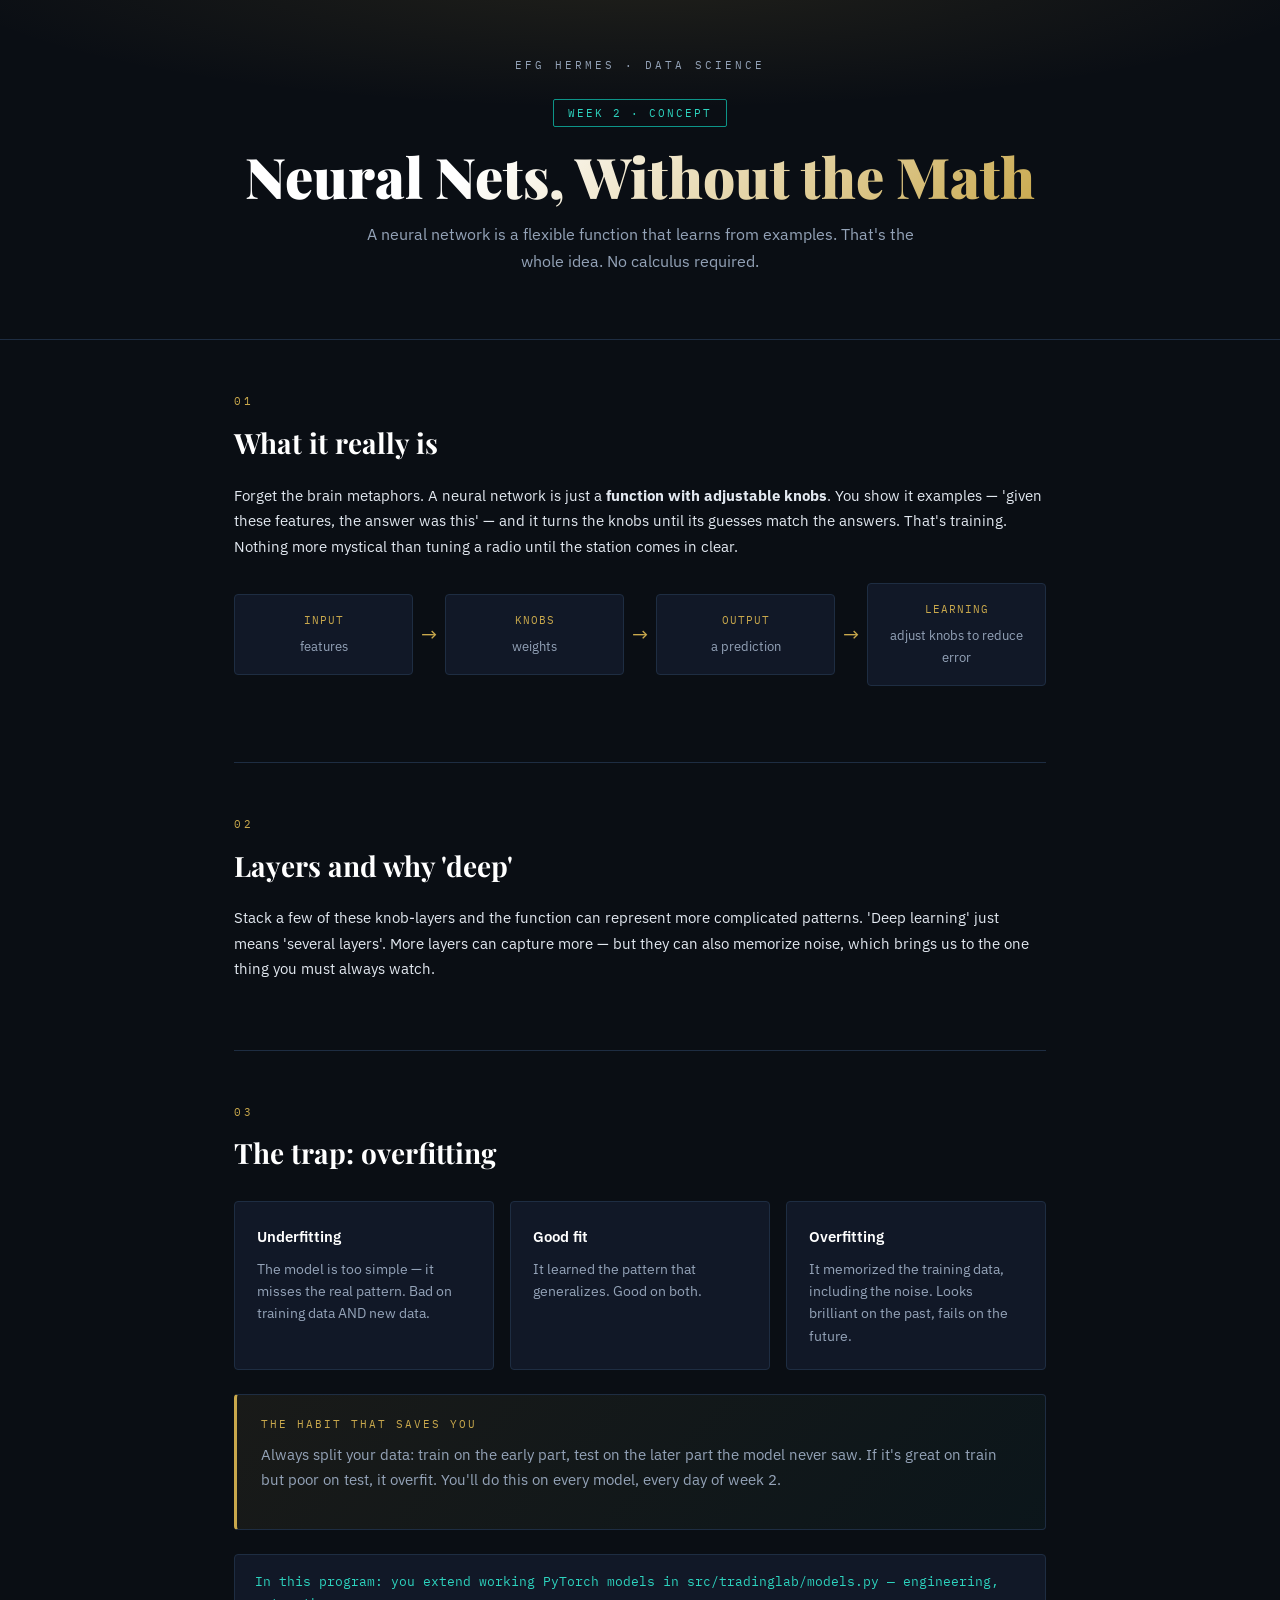
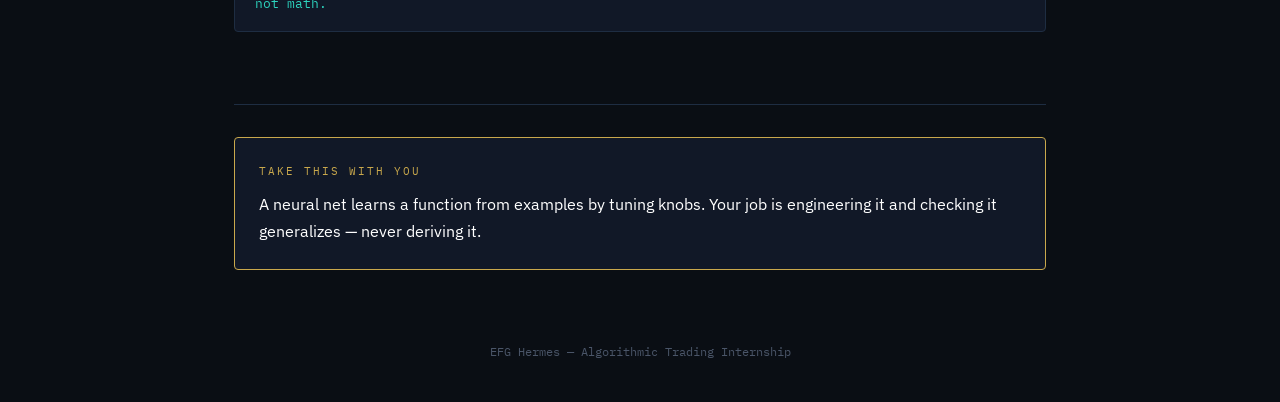
<file: extras/week2/neural-nets-no-math.html>
<!DOCTYPE html><html lang="en"><head><meta charset="UTF-8">
<meta name="viewport" content="width=device-width, initial-scale=1.0">
<title>Neural Nets, Without the Math | EFG Hermes</title>
<link href="https://fonts.googleapis.com/css2?family=Playfair+Display:wght@400;700;900&family=IBM+Plex+Mono:wght@400;500&family=IBM+Plex+Sans:wght@300;400;500;600&display=swap" rel="stylesheet">
<style>
:root{--bg:#0a0e14;--card:#111827;--border:#1e2d42;--gold:#c9a84c;--teal:#2dd4bf;
--teal-dim:#0d9488;--red:#f87171;--green:#4ade80;--text:#e2e8f0;--text-dim:#94a3b8;--text-muted:#4a5568;}
*{margin:0;padding:0;box-sizing:border-box;}
body{background:var(--bg);color:var(--text);font-family:'IBM Plex Sans',sans-serif;font-size:15px;line-height:1.7;}
header{padding:56px 0 64px;text-align:center;border-bottom:1px solid var(--border);position:relative;overflow:hidden;}
header::before{content:'';position:absolute;inset:0;background:radial-gradient(ellipse 80% 60% at 50% -10%,rgba(201,168,76,.12) 0%,transparent 70%);}
.efg{font-family:'IBM Plex Mono',monospace;font-size:11px;letter-spacing:3px;color:var(--text-dim);text-transform:uppercase;margin-bottom:24px;position:relative;}
.tag{display:inline-block;font-family:'IBM Plex Mono',monospace;font-size:11px;letter-spacing:2px;color:var(--teal);border:1px solid var(--teal-dim);padding:4px 14px;border-radius:2px;margin-bottom:18px;position:relative;}
h1{font-family:'Playfair Display',serif;font-size:clamp(32px,5vw,56px);font-weight:900;line-height:1.1;position:relative;
background:linear-gradient(135deg,#fff 30%,var(--gold) 100%);-webkit-background-clip:text;-webkit-text-fill-color:transparent;background-clip:text;margin-bottom:14px;}
.subtitle{color:var(--text-dim);font-size:16px;max-width:560px;margin:0 auto;position:relative;}
.container{max-width:860px;margin:0 auto;padding:0 24px;}
.section{padding:52px 0;border-bottom:1px solid var(--border);}
.snum{font-family:'IBM Plex Mono',monospace;font-size:11px;color:var(--gold);letter-spacing:3px;margin-bottom:8px;display:block;}
.stitle{font-family:'Playfair Display',serif;font-size:28px;font-weight:700;color:#fff;margin-bottom:16px;}
p{margin-bottom:16px;color:var(--text);}
.dim{color:var(--text-dim);}
.card-grid{display:grid;grid-template-columns:repeat(auto-fill,minmax(240px,1fr));gap:16px;margin:24px 0;}
.card{background:var(--card);border:1px solid var(--border);border-radius:4px;padding:22px;transition:border-color .2s,transform .2s;}
.card:hover{border-color:var(--gold);transform:translateY(-2px);}
.card-title{font-weight:600;color:#fff;margin-bottom:8px;font-size:15px;}
.card-body{color:var(--text-dim);font-size:14px;line-height:1.6;}
.flow{display:flex;align-items:center;gap:0;flex-wrap:wrap;margin:24px 0;}
.fitem{background:var(--card);border:1px solid var(--border);border-radius:4px;padding:16px 18px;flex:1;min-width:120px;text-align:center;}
.flabel{font-size:11px;font-family:'IBM Plex Mono',monospace;color:var(--gold);text-transform:uppercase;letter-spacing:1px;margin-bottom:6px;}
.fdesc{font-size:13px;color:var(--text-dim);}
.farrow{color:var(--gold);font-size:20px;padding:0 8px;}
.callout{background:linear-gradient(135deg,rgba(201,168,76,.08),rgba(45,212,191,.04));border:1px solid var(--border);border-left:3px solid var(--gold);border-radius:4px;padding:20px 24px;margin:24px 0;}
.callout .k{font-family:'IBM Plex Mono',monospace;font-size:11px;letter-spacing:2px;color:var(--gold);text-transform:uppercase;margin-bottom:8px;}
.code-note{background:var(--card);border:1px solid var(--border);border-radius:4px;padding:16px 20px;margin:20px 0;font-family:'IBM Plex Mono',monospace;font-size:13px;color:var(--teal);}
.takeaway{background:var(--card);border:1px solid var(--gold);border-radius:4px;padding:24px;margin:32px 0;}
.takeaway .k{font-family:'IBM Plex Mono',monospace;font-size:11px;letter-spacing:2px;color:var(--gold);text-transform:uppercase;margin-bottom:10px;}
.takeaway p{font-size:16px;color:#fff;margin:0;}
footer{text-align:center;padding:40px 0;color:var(--text-muted);font-size:12px;font-family:'IBM Plex Mono',monospace;}
</style></head><body>
<header><div class="container"><div class="efg">EFG Hermes · Data Science</div>
<div class="tag">WEEK 2 · CONCEPT</div><h1>Neural Nets, Without the Math</h1><p class="subtitle">A neural network is a flexible function that learns from examples. That's the whole idea. No calculus required.</p></div></header>
<div class="container"><div class="section"><span class="snum">01</span><h2 class="stitle">What it really is</h2><p>Forget the brain metaphors. A neural network is just a <b>function with adjustable knobs</b>. You show it examples — 'given these features, the answer was this' — and it turns the knobs until its guesses match the answers. That's training. Nothing more mystical than tuning a radio until the station comes in clear.</p><div class="flow"><div class="fitem"><div class="flabel">Input</div><div class="fdesc">features</div></div><div class="farrow">&rarr;</div><div class="fitem"><div class="flabel">Knobs</div><div class="fdesc">weights</div></div><div class="farrow">&rarr;</div><div class="fitem"><div class="flabel">Output</div><div class="fdesc">a prediction</div></div><div class="farrow">&rarr;</div><div class="fitem"><div class="flabel">Learning</div><div class="fdesc">adjust knobs to reduce error</div></div></div></div>
<div class="section"><span class="snum">02</span><h2 class="stitle">Layers and why 'deep'</h2><p>Stack a few of these knob-layers and the function can represent more complicated patterns. 'Deep learning' just means 'several layers'. More layers can capture more — but they can also memorize noise, which brings us to the one thing you must always watch.</p></div>
<div class="section"><span class="snum">03</span><h2 class="stitle">The trap: overfitting</h2><div class="card-grid"><div class="card"><div class="card-title">Underfitting</div><div class="card-body">The model is too simple — it misses the real pattern. Bad on training data AND new data.</div></div><div class="card"><div class="card-title">Good fit</div><div class="card-body">It learned the pattern that generalizes. Good on both.</div></div><div class="card"><div class="card-title">Overfitting</div><div class="card-body">It memorized the training data, including the noise. Looks brilliant on the past, fails on the future.</div></div></div><div class="callout"><div class="k">The habit that saves you</div><p class='dim'>Always split your data: train on the early part, test on the later part the model never saw. If it's great on train but poor on test, it overfit. You'll do this on every model, every day of week 2.</p></div><div class="code-note">In this program: you extend working PyTorch models in src/tradinglab/models.py — engineering, not math.</div></div>
<div class="takeaway"><div class="k">Take this with you</div><p>A neural net learns a function from examples by tuning knobs. Your job is engineering it and checking it generalizes — never deriving it.</p></div></div>
<footer>EFG Hermes — Algorithmic Trading Internship</footer></body></html>
</file>
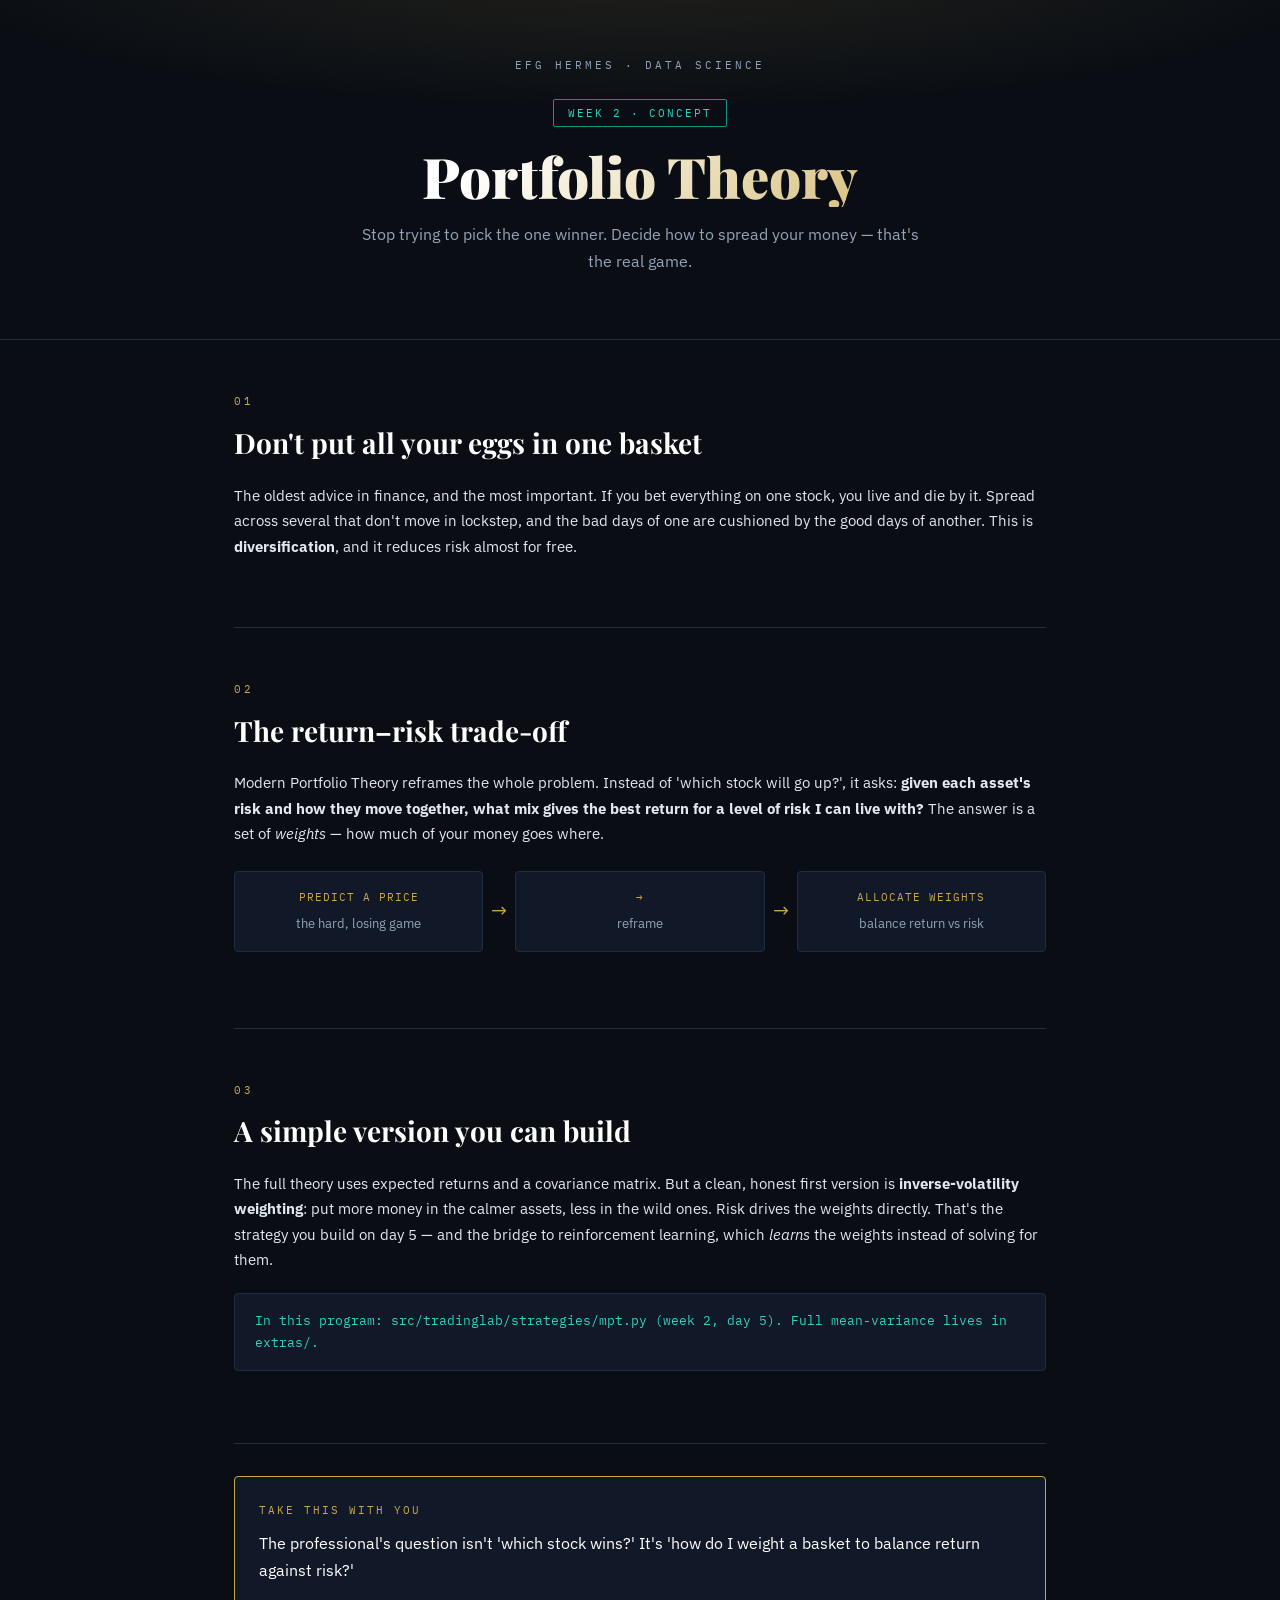
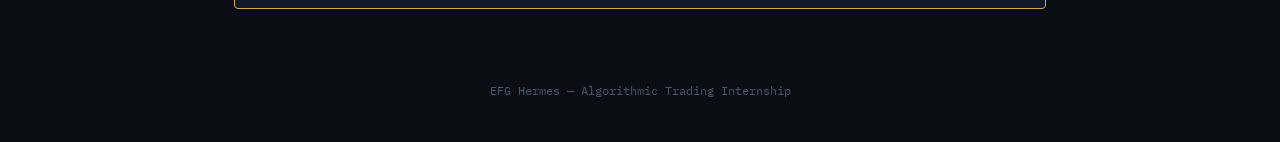
<file: extras/week2/portfolio-theory.html>
<!DOCTYPE html><html lang="en"><head><meta charset="UTF-8">
<meta name="viewport" content="width=device-width, initial-scale=1.0">
<title>Portfolio Theory | EFG Hermes</title>
<link href="https://fonts.googleapis.com/css2?family=Playfair+Display:wght@400;700;900&family=IBM+Plex+Mono:wght@400;500&family=IBM+Plex+Sans:wght@300;400;500;600&display=swap" rel="stylesheet">
<style>
:root{--bg:#0a0e14;--card:#111827;--border:#1e2d42;--gold:#c9a84c;--teal:#2dd4bf;
--teal-dim:#0d9488;--red:#f87171;--green:#4ade80;--text:#e2e8f0;--text-dim:#94a3b8;--text-muted:#4a5568;}
*{margin:0;padding:0;box-sizing:border-box;}
body{background:var(--bg);color:var(--text);font-family:'IBM Plex Sans',sans-serif;font-size:15px;line-height:1.7;}
header{padding:56px 0 64px;text-align:center;border-bottom:1px solid var(--border);position:relative;overflow:hidden;}
header::before{content:'';position:absolute;inset:0;background:radial-gradient(ellipse 80% 60% at 50% -10%,rgba(201,168,76,.12) 0%,transparent 70%);}
.efg{font-family:'IBM Plex Mono',monospace;font-size:11px;letter-spacing:3px;color:var(--text-dim);text-transform:uppercase;margin-bottom:24px;position:relative;}
.tag{display:inline-block;font-family:'IBM Plex Mono',monospace;font-size:11px;letter-spacing:2px;color:var(--teal);border:1px solid var(--teal-dim);padding:4px 14px;border-radius:2px;margin-bottom:18px;position:relative;}
h1{font-family:'Playfair Display',serif;font-size:clamp(32px,5vw,56px);font-weight:900;line-height:1.1;position:relative;
background:linear-gradient(135deg,#fff 30%,var(--gold) 100%);-webkit-background-clip:text;-webkit-text-fill-color:transparent;background-clip:text;margin-bottom:14px;}
.subtitle{color:var(--text-dim);font-size:16px;max-width:560px;margin:0 auto;position:relative;}
.container{max-width:860px;margin:0 auto;padding:0 24px;}
.section{padding:52px 0;border-bottom:1px solid var(--border);}
.snum{font-family:'IBM Plex Mono',monospace;font-size:11px;color:var(--gold);letter-spacing:3px;margin-bottom:8px;display:block;}
.stitle{font-family:'Playfair Display',serif;font-size:28px;font-weight:700;color:#fff;margin-bottom:16px;}
p{margin-bottom:16px;color:var(--text);}
.dim{color:var(--text-dim);}
.card-grid{display:grid;grid-template-columns:repeat(auto-fill,minmax(240px,1fr));gap:16px;margin:24px 0;}
.card{background:var(--card);border:1px solid var(--border);border-radius:4px;padding:22px;transition:border-color .2s,transform .2s;}
.card:hover{border-color:var(--gold);transform:translateY(-2px);}
.card-title{font-weight:600;color:#fff;margin-bottom:8px;font-size:15px;}
.card-body{color:var(--text-dim);font-size:14px;line-height:1.6;}
.flow{display:flex;align-items:center;gap:0;flex-wrap:wrap;margin:24px 0;}
.fitem{background:var(--card);border:1px solid var(--border);border-radius:4px;padding:16px 18px;flex:1;min-width:120px;text-align:center;}
.flabel{font-size:11px;font-family:'IBM Plex Mono',monospace;color:var(--gold);text-transform:uppercase;letter-spacing:1px;margin-bottom:6px;}
.fdesc{font-size:13px;color:var(--text-dim);}
.farrow{color:var(--gold);font-size:20px;padding:0 8px;}
.callout{background:linear-gradient(135deg,rgba(201,168,76,.08),rgba(45,212,191,.04));border:1px solid var(--border);border-left:3px solid var(--gold);border-radius:4px;padding:20px 24px;margin:24px 0;}
.callout .k{font-family:'IBM Plex Mono',monospace;font-size:11px;letter-spacing:2px;color:var(--gold);text-transform:uppercase;margin-bottom:8px;}
.code-note{background:var(--card);border:1px solid var(--border);border-radius:4px;padding:16px 20px;margin:20px 0;font-family:'IBM Plex Mono',monospace;font-size:13px;color:var(--teal);}
.takeaway{background:var(--card);border:1px solid var(--gold);border-radius:4px;padding:24px;margin:32px 0;}
.takeaway .k{font-family:'IBM Plex Mono',monospace;font-size:11px;letter-spacing:2px;color:var(--gold);text-transform:uppercase;margin-bottom:10px;}
.takeaway p{font-size:16px;color:#fff;margin:0;}
footer{text-align:center;padding:40px 0;color:var(--text-muted);font-size:12px;font-family:'IBM Plex Mono',monospace;}
</style></head><body>
<header><div class="container"><div class="efg">EFG Hermes · Data Science</div>
<div class="tag">WEEK 2 · CONCEPT</div><h1>Portfolio Theory</h1><p class="subtitle">Stop trying to pick the one winner. Decide how to spread your money — that's the real game.</p></div></header>
<div class="container"><div class="section"><span class="snum">01</span><h2 class="stitle">Don't put all your eggs in one basket</h2><p>The oldest advice in finance, and the most important. If you bet everything on one stock, you live and die by it. Spread across several that don't move in lockstep, and the bad days of one are cushioned by the good days of another. This is <b>diversification</b>, and it reduces risk almost for free.</p></div>
<div class="section"><span class="snum">02</span><h2 class="stitle">The return–risk trade-off</h2><p>Modern Portfolio Theory reframes the whole problem. Instead of 'which stock will go up?', it asks: <b>given each asset's risk and how they move together, what mix gives the best return for a level of risk I can live with?</b> The answer is a set of <i>weights</i> — how much of your money goes where.</p><div class="flow"><div class="fitem"><div class="flabel">Predict a price</div><div class="fdesc">the hard, losing game</div></div><div class="farrow">&rarr;</div><div class="fitem"><div class="flabel">→</div><div class="fdesc">reframe</div></div><div class="farrow">&rarr;</div><div class="fitem"><div class="flabel">Allocate weights</div><div class="fdesc">balance return vs risk</div></div></div></div>
<div class="section"><span class="snum">03</span><h2 class="stitle">A simple version you can build</h2><p>The full theory uses expected returns and a covariance matrix. But a clean, honest first version is <b>inverse-volatility weighting</b>: put more money in the calmer assets, less in the wild ones. Risk drives the weights directly. That's the strategy you build on day 5 — and the bridge to reinforcement learning, which <i>learns</i> the weights instead of solving for them.</p><div class="code-note">In this program: src/tradinglab/strategies/mpt.py (week 2, day 5). Full mean-variance lives in extras/.</div></div>
<div class="takeaway"><div class="k">Take this with you</div><p>The professional's question isn't 'which stock wins?' It's 'how do I weight a basket to balance return against risk?'</p></div></div>
<footer>EFG Hermes — Algorithmic Trading Internship</footer></body></html>
</file>
